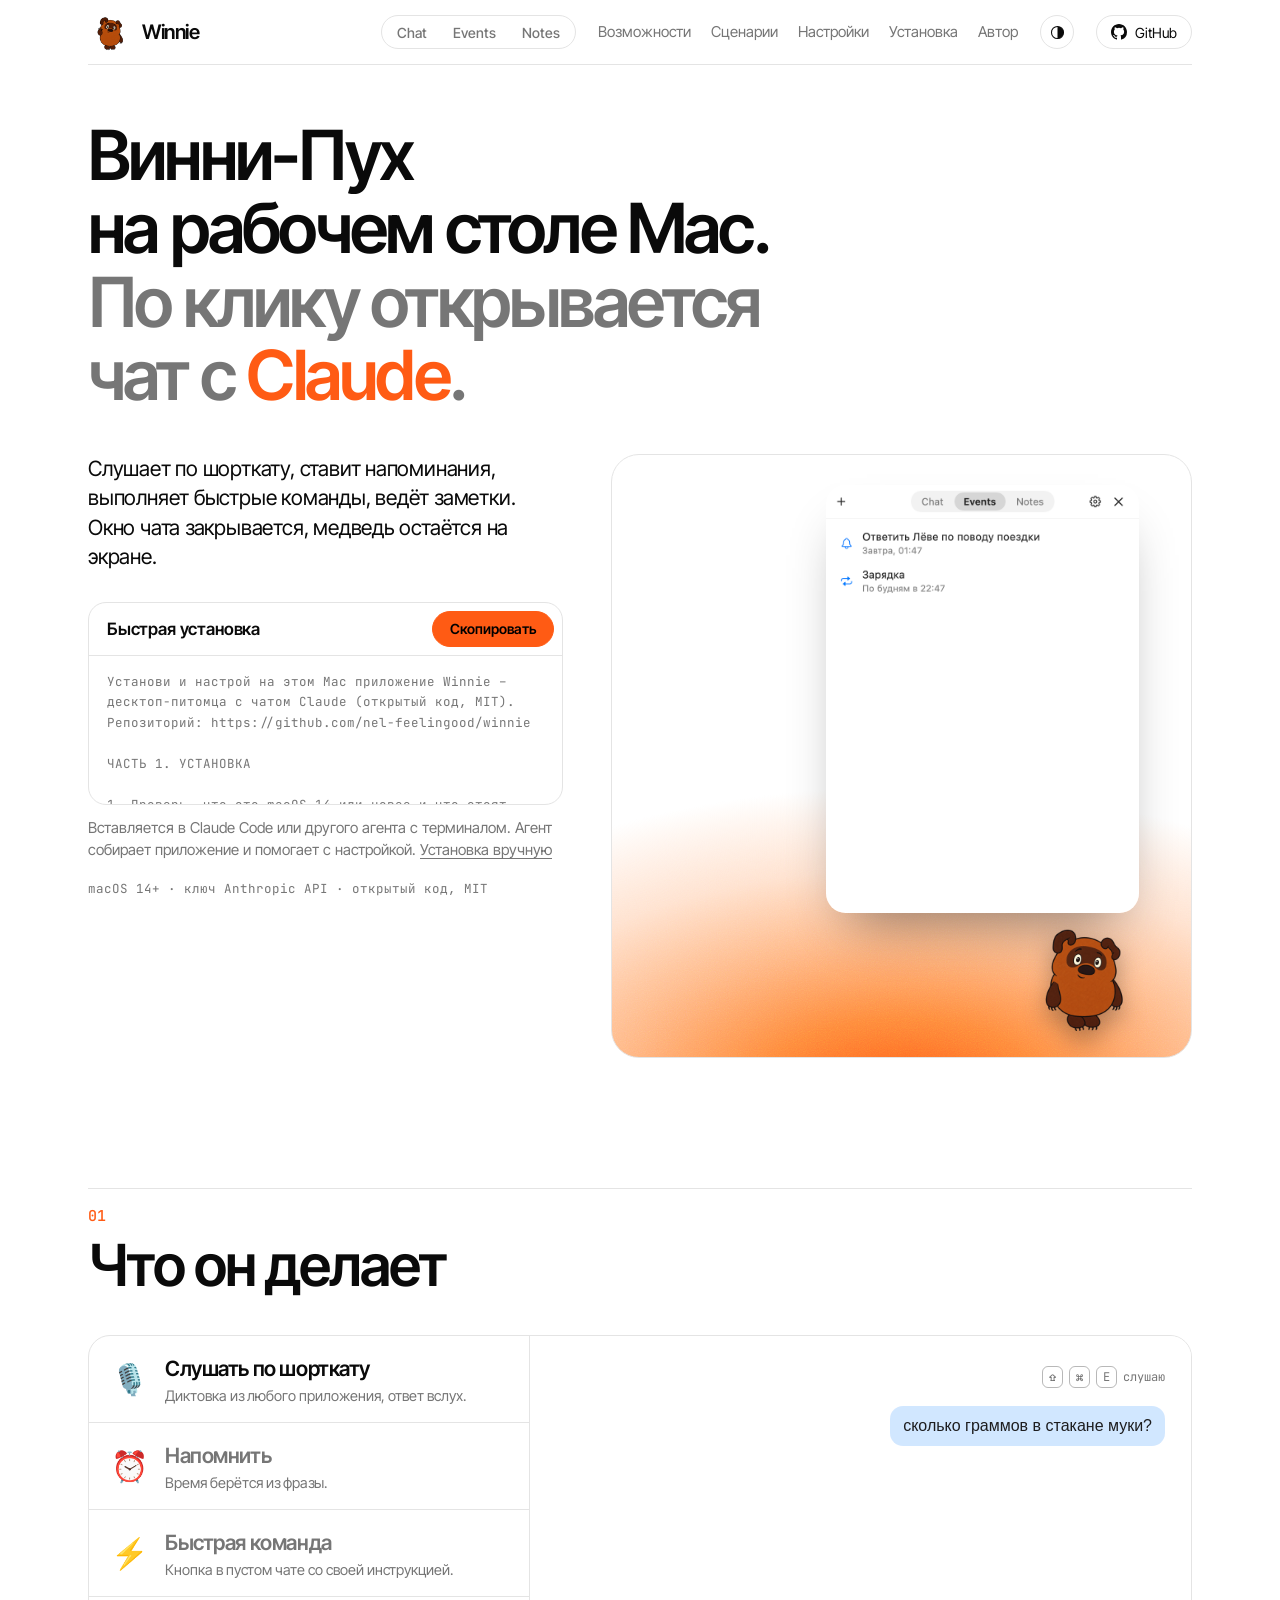
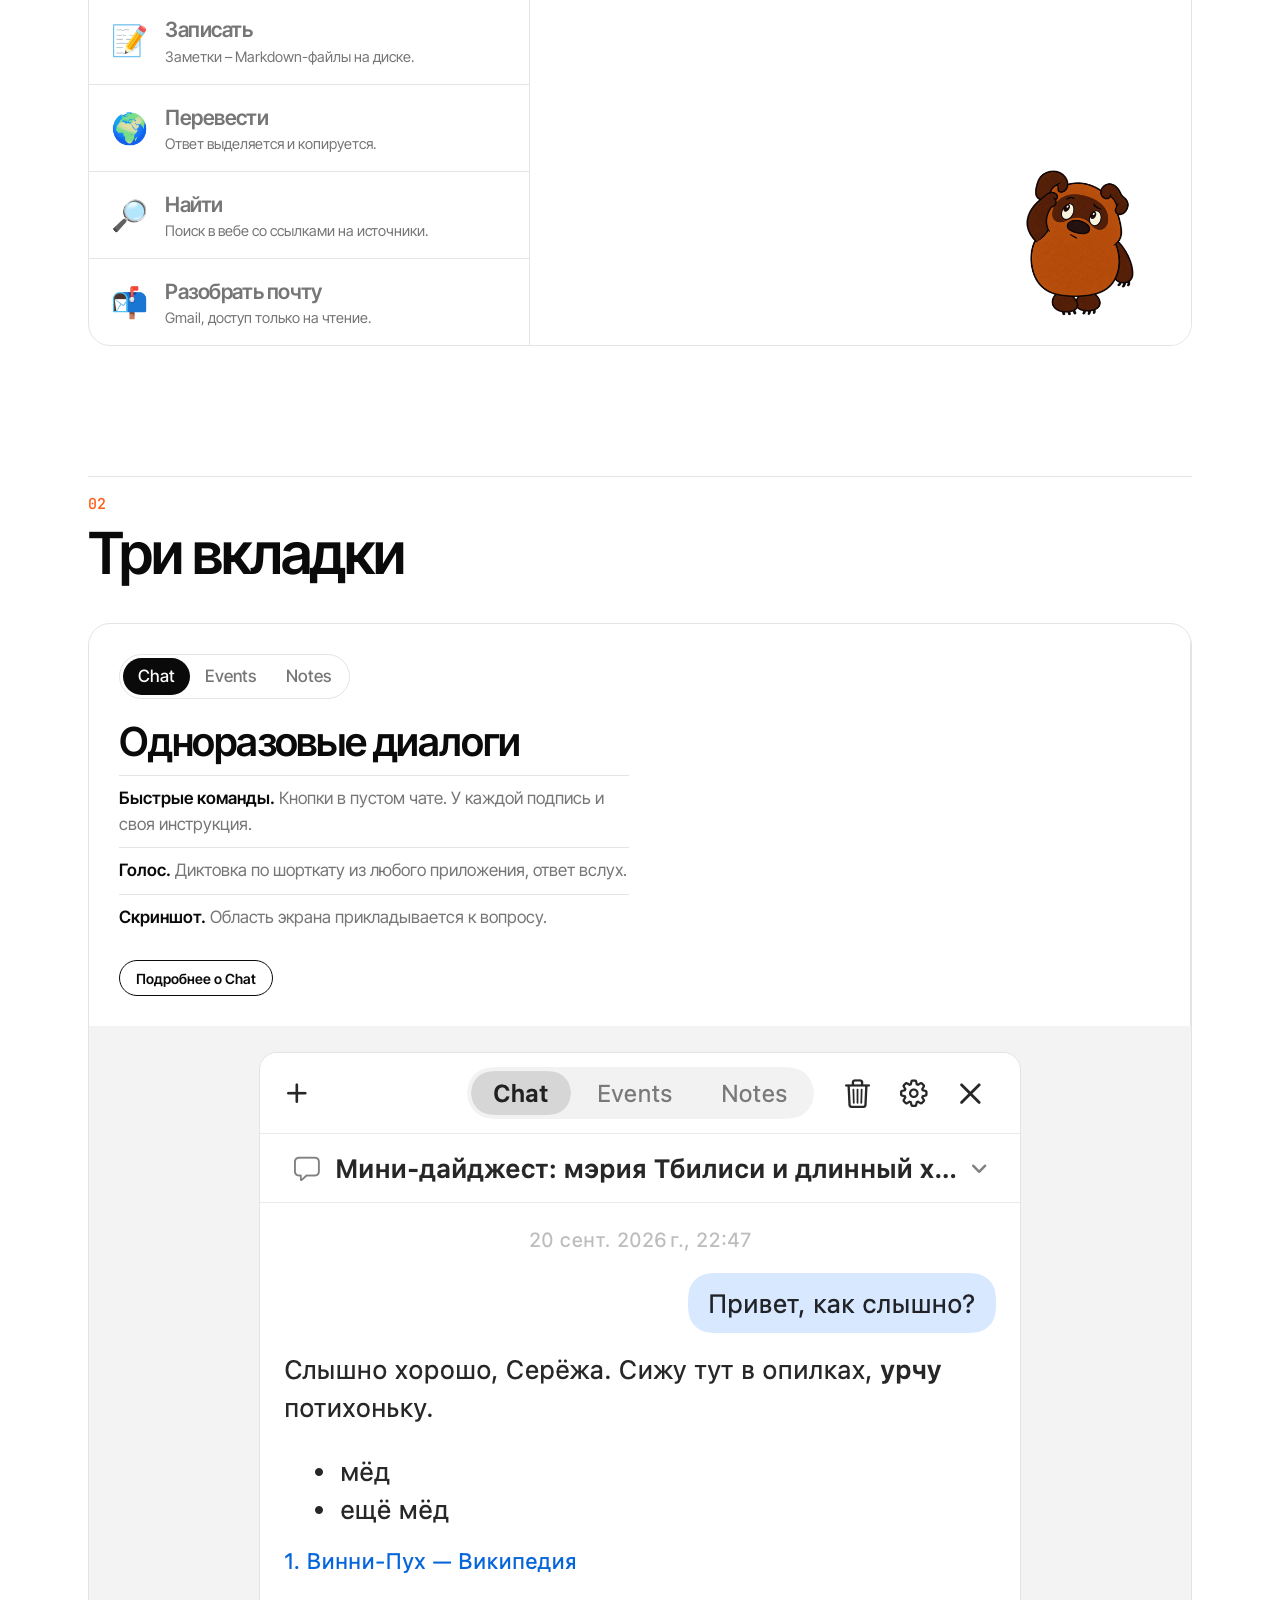
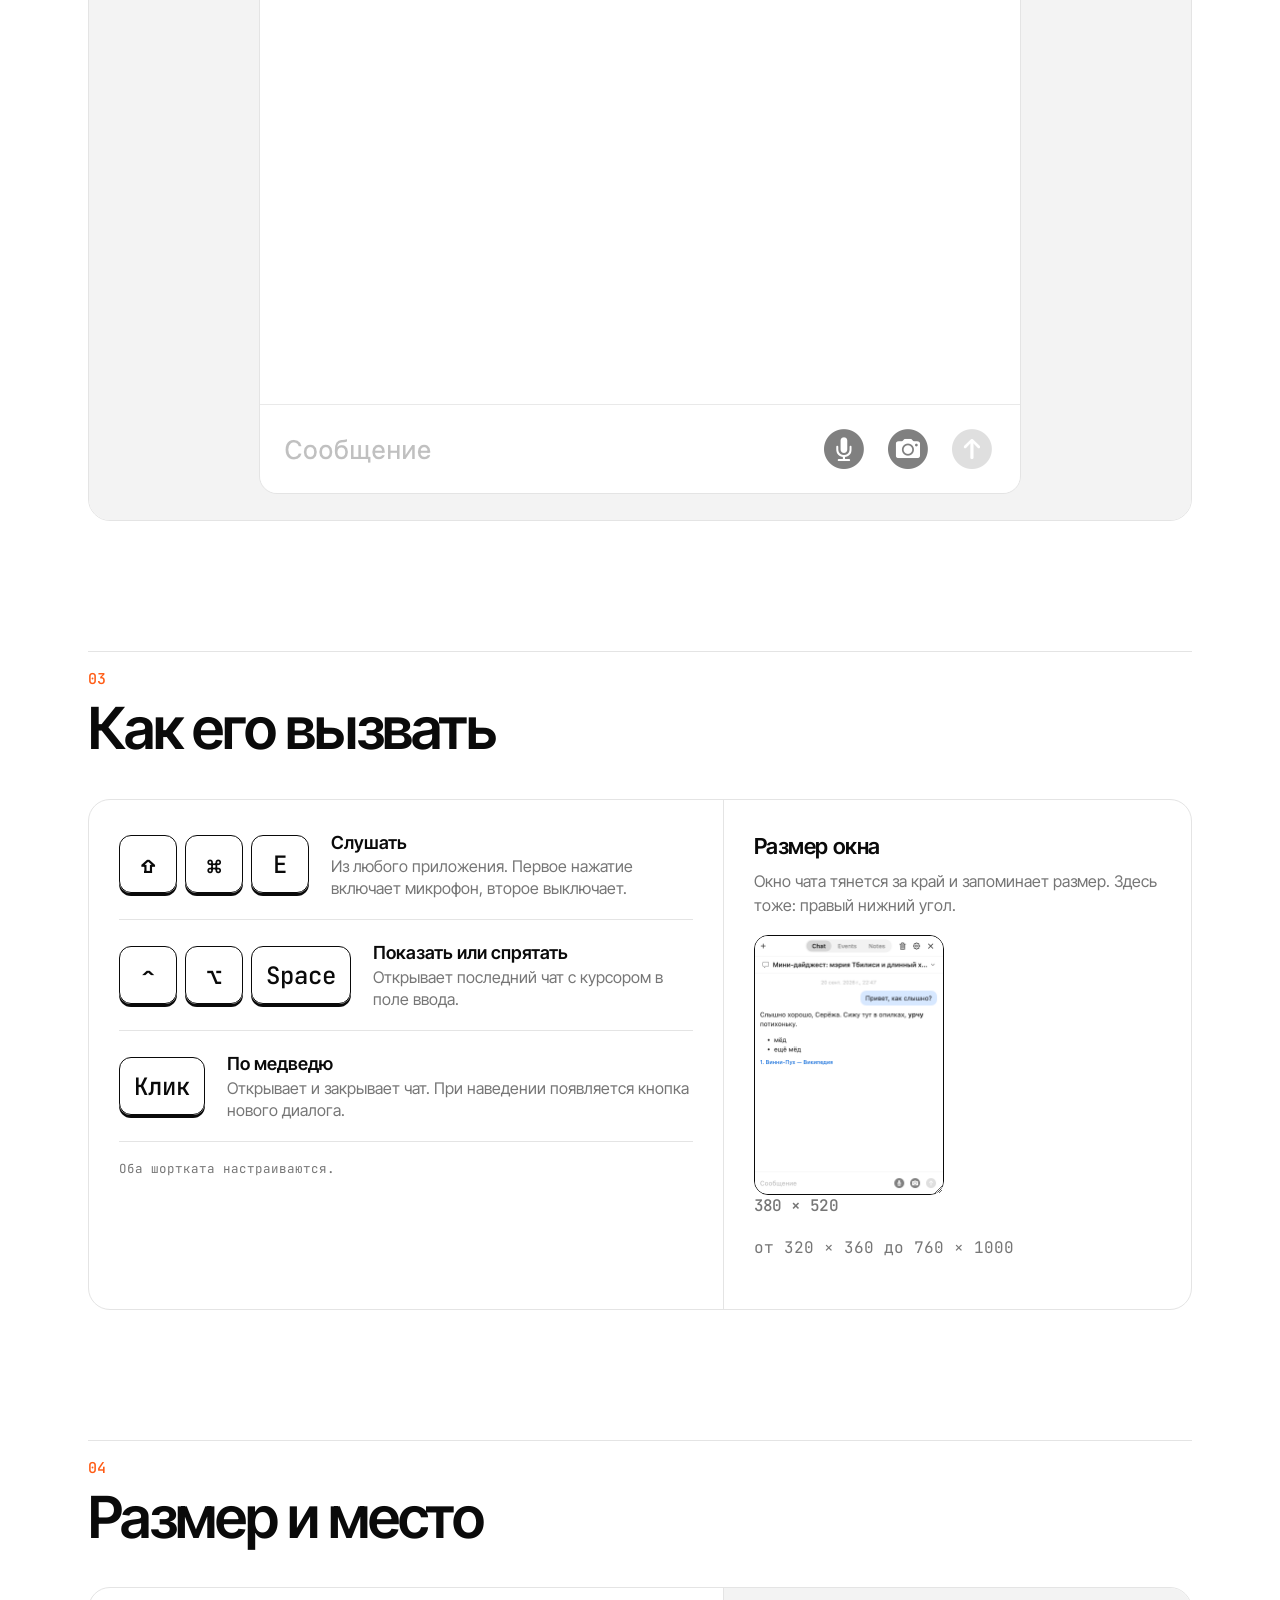
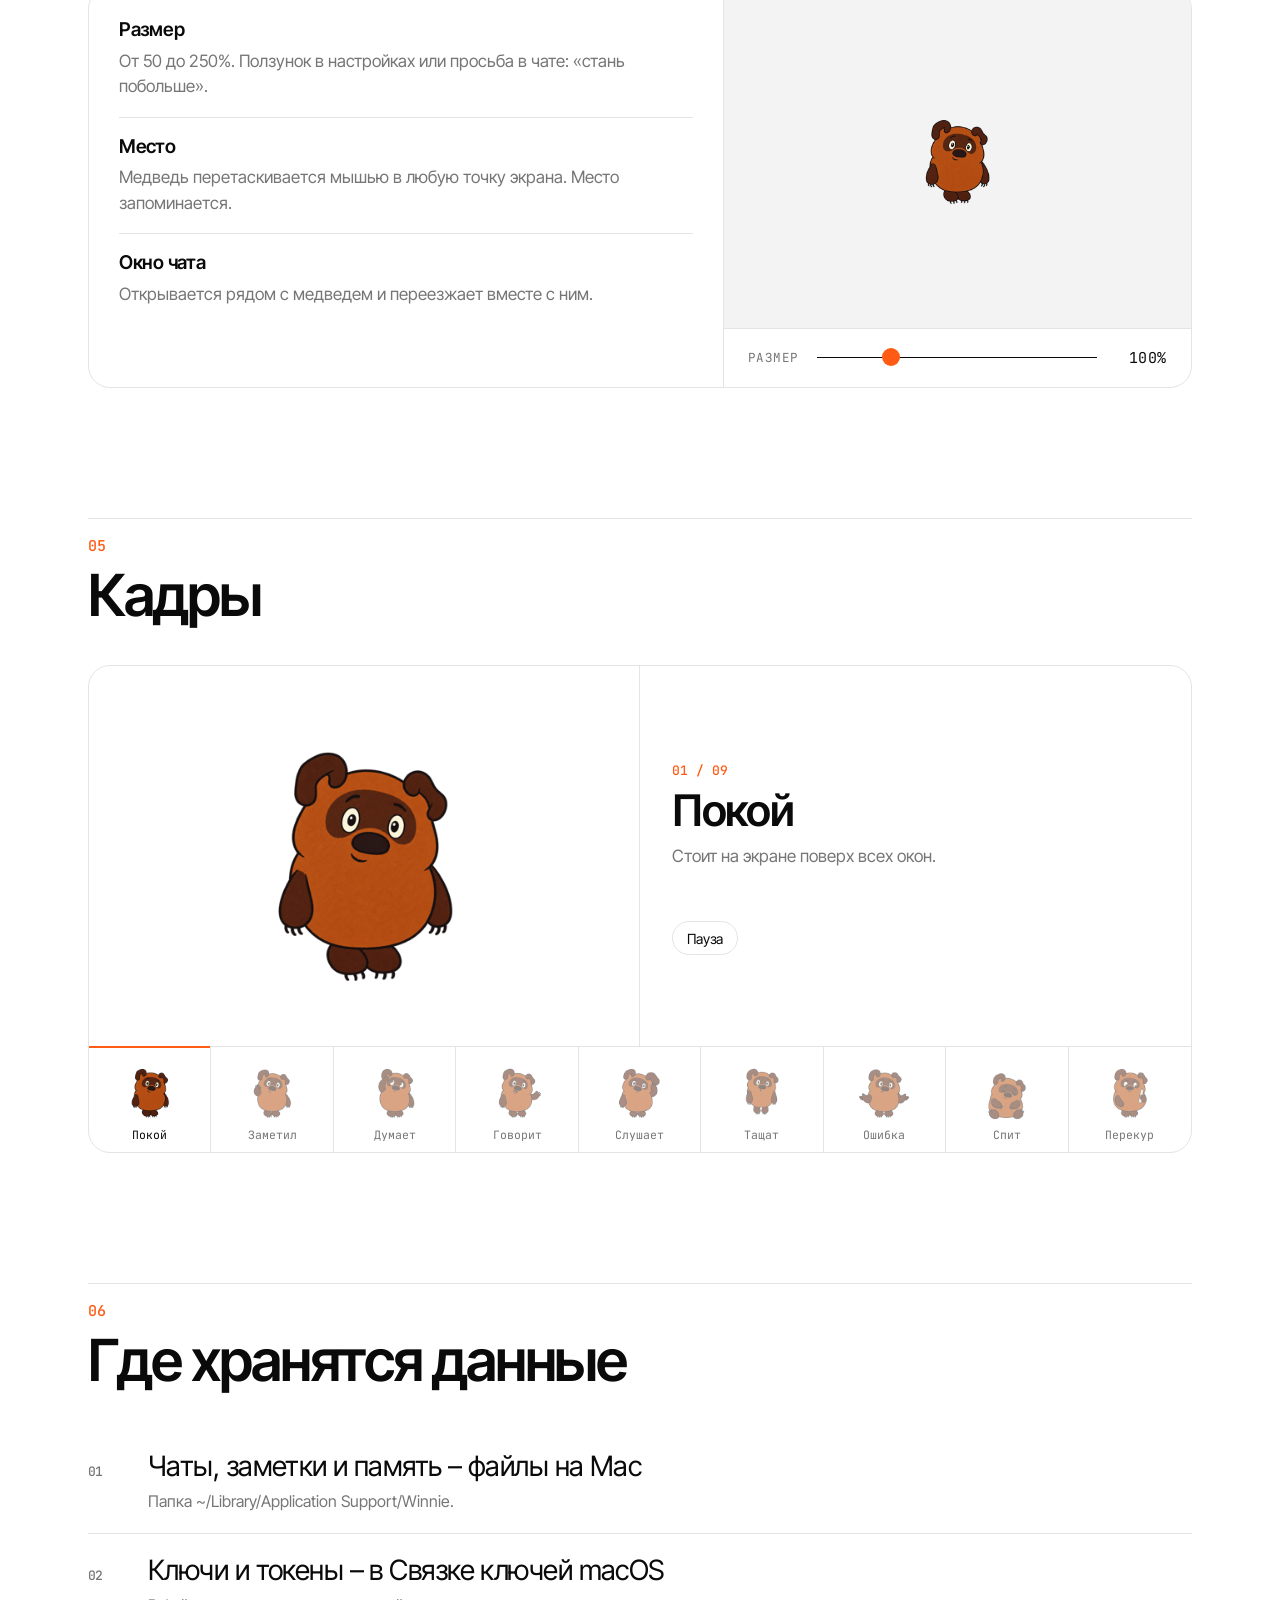
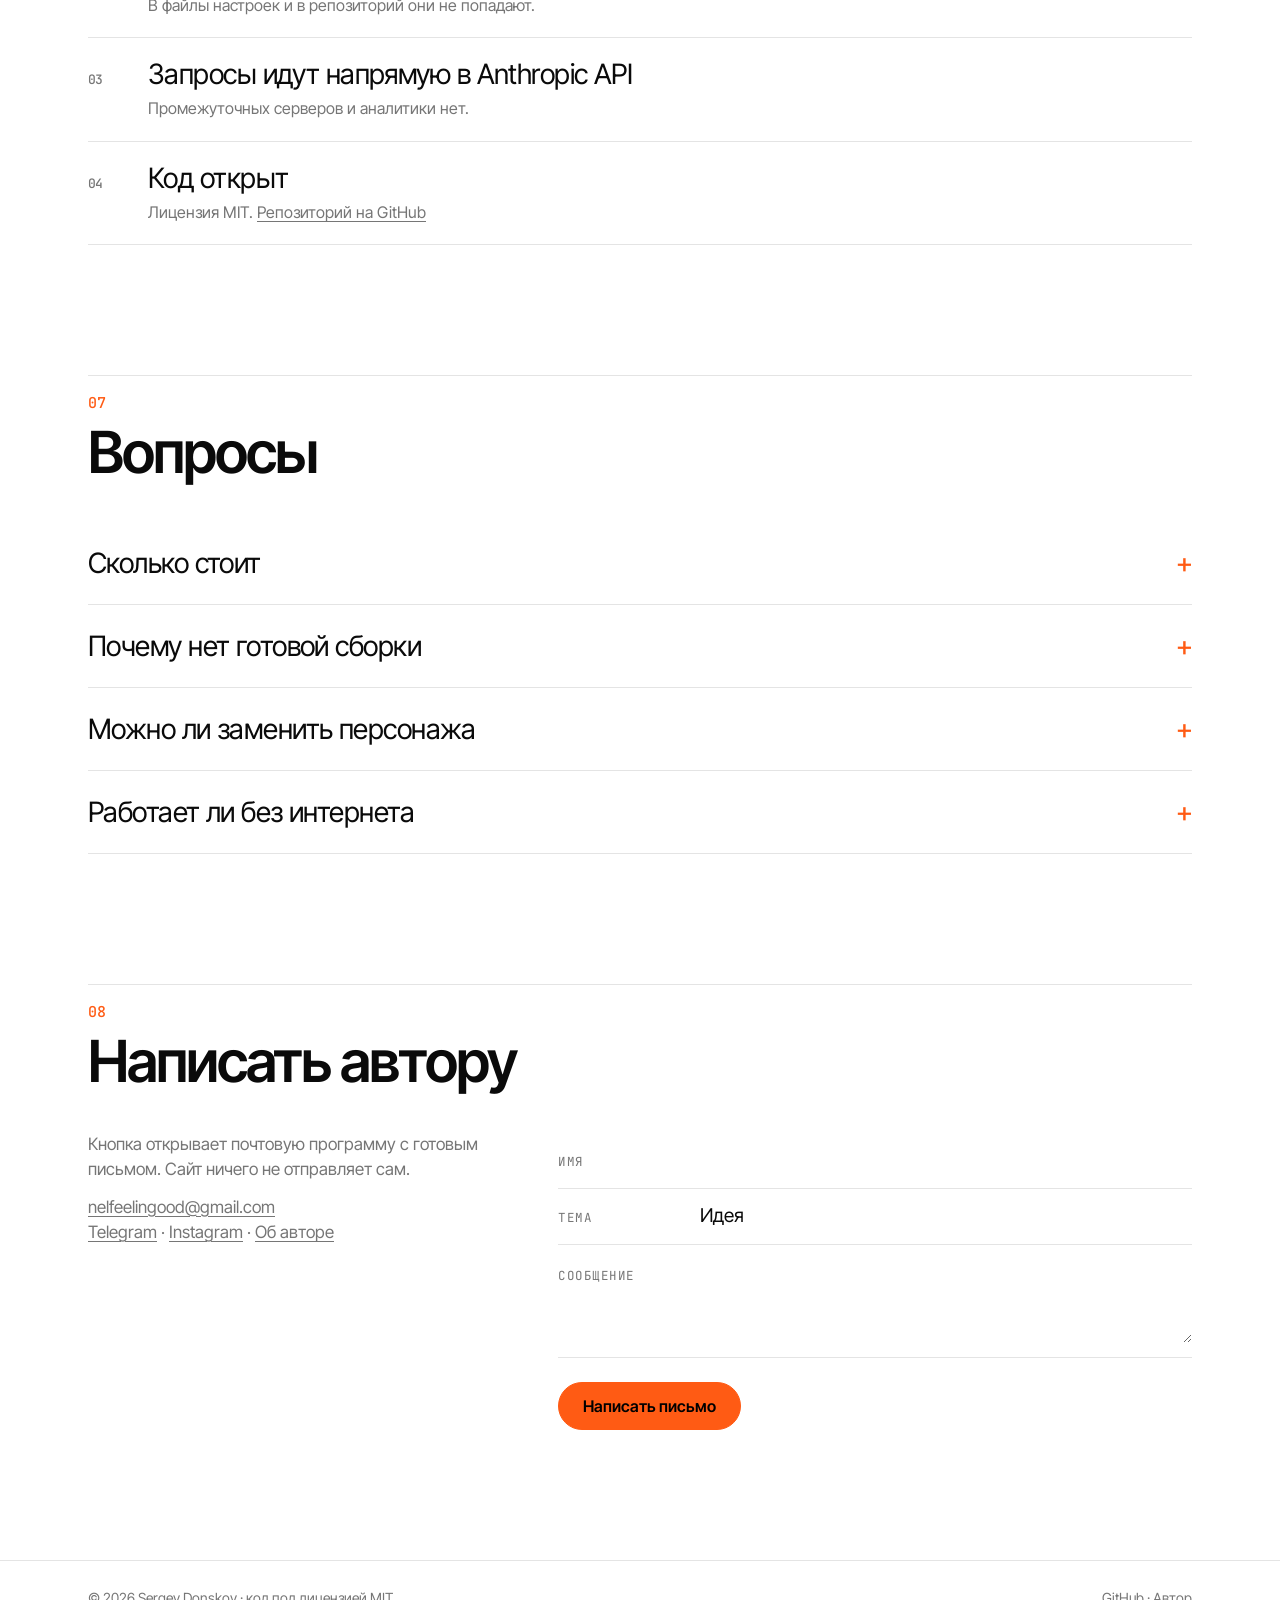
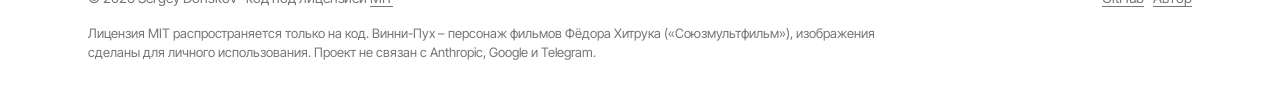
<file: docs/index.html>
<!doctype html>
<html lang="ru" data-theme="light">
<head>
<meta charset="utf-8">
<meta name="viewport" content="width=device-width, initial-scale=1">
<title>Winnie – Винни-Пух на рабочем столе Mac</title>
<meta name="description" content="Приложение для macOS: Винни-Пух на рабочем столе, по клику открывается чат с Claude. Диктовка по шорткату, напоминания, быстрые команды, заметки. Открытый код, MIT.">
<meta property="og:title" content="Winnie – Винни-Пух на рабочем столе Mac">
<meta property="og:description" content="Приложение для macOS: Винни-Пух на рабочем столе, по клику открывается чат с Claude. Диктовка по шорткату, напоминания, быстрые команды, заметки. Открытый код, MIT.">
<meta property="og:image" content="https://nel-feelingood.github.io/winnie/images/sprites/hover.png">
<meta property="og:url" content="https://nel-feelingood.github.io/winnie/">
<link rel="icon" href="images/favicon.png">
<script>/* Theme before first paint: saved choice, otherwise the system's. */
(function(){var t=null;try{t=localStorage.getItem('theme')}catch(e){}if(t!=='light'&&t!=='dark')t=matchMedia('(prefers-color-scheme: dark)').matches?'dark':'light';document.documentElement.dataset.theme=t})()</script>
<link rel="preconnect" href="https://fonts.googleapis.com"><link rel="preconnect" href="https://fonts.gstatic.com" crossorigin>
<link href="https://fonts.googleapis.com/css2?family=Inter+Tight:wght@400;500;600;700&family=JetBrains+Mono:wght@400;500&display=swap" rel="stylesheet">
<link rel="stylesheet" href="style.css">
</head>
<body>
<div class="w">
  <header class="top">
    <a class="brand" href="index.html"><img src="images/logo.png" alt="" width="44" height="44">Winnie</a>
    <nav class="seg compact" aria-label="Вкладки приложения"><a href="chat.html">Chat</a><a href="events.html">Events</a><a href="notes.html">Notes</a></nav>
    <nav class="top-links"><a href="features.html">Возможности</a><a href="usecases.html">Сценарии</a><a href="settings.html">Настройки</a><a href="install.html">Установка</a><a href="about.html">Автор</a></nav>
    <button class="pill icon" id="theme" type="button" aria-label="Тема: как в системе"></button>
    <a class="pill gh" href="https://github.com/nel-feelingood/winnie"><svg viewBox="0 0 16 16" aria-hidden="true"><path d="M8 0C3.58 0 0 3.58 0 8c0 3.54 2.29 6.53 5.47 7.59.4.07.55-.17.55-.38 0-.19-.01-.82-.01-1.49-2.01.37-2.53-.49-2.69-.94-.09-.23-.48-.94-.82-1.13-.28-.15-.68-.52-.01-.53.63-.01 1.08.58 1.23.82.72 1.21 1.87.87 2.33.66.07-.52.28-.87.51-1.07-1.78-.2-3.64-.89-3.64-3.95 0-.87.31-1.59.82-2.15-.08-.2-.36-1.02.08-2.12 0 0 .67-.21 2.2.82a7.4 7.4 0 0 1 4 0c1.53-1.04 2.2-.82 2.2-.82.44 1.1.16 1.92.08 2.12.51.56.82 1.27.82 2.15 0 3.07-1.87 3.75-3.65 3.95.29.25.54.73.54 1.48 0 1.07-.01 1.93-.01 2.2 0 .21.15.46.55.38A8.01 8.01 0 0 0 16 8c0-4.42-3.58-8-8-8z"/></svg>GitHub</a>
    <button class="pill icon" id="burger" type="button" aria-label="Меню" aria-expanded="false" aria-controls="drawer"><svg viewBox="0 0 24 24" aria-hidden="true"><path d="M4 8h16M4 16h16"/></svg></button>
  </header>
</div>

<div class="drawer" id="drawer" hidden>
  <div class="drawer-back" data-close></div>
  <nav class="drawer-panel" aria-label="Меню">
    <button class="pill icon" type="button" data-close aria-label="Закрыть меню"><svg viewBox="0 0 24 24" aria-hidden="true"><path d="M6 6l12 12M18 6L6 18"/></svg></button>
    <p class="drawer-label">Вкладки приложения</p>
    <a href="chat.html">Chat</a><a href="events.html">Events</a><a href="notes.html">Notes</a>
    <p class="drawer-label">Сайт</p>
    <a href="features.html">Возможности</a><a href="usecases.html">Сценарии</a><a href="settings.html">Настройки</a><a href="install.html">Установка</a><a href="about.html">Автор</a>
    <a href="https://github.com/nel-feelingood/winnie">GitHub</a>
  </nav>
</div>

<div class="w">
  <h1><span class="l"><i>Винни-Пух</i></span><span class="l"><i>на рабочем столе Mac.</i></span><span class="l"><i>По клику открывается</i></span><span class="l"><i>чат с <em>Claude</em>.</i></span></h1>

  <div class="hero">
    <div>
      <p class="sub">Слушает по шорткату, ставит напоминания, выполняет быстрые команды, ведёт заметки. Окно чата закрывается, медведь остаётся на экране.</p>
      <div class="prompt">
        <div class="prompt-head"><span>Быстрая установка</span><button type="button" class="btn small" data-copy="install-prompt"><span class="roll"><span>Скопировать</span><span>Скопировано</span></span></button></div>
        <pre id="install-prompt" tabindex="0">Установи и настрой на этом Mac приложение Winnie – десктоп-питомца с чатом Claude (открытый код, MIT).
Репозиторий: https://github.com/nel-feelingood/winnie

ЧАСТЬ 1. УСТАНОВКА

1. Проверь, что это macOS 14 или новее и что стоят Command Line Tools (xcode-select -p). Если их нет, запусти xcode-select --install и попроси меня дождаться конца установки.
2. Клонируй репозиторий в ~/Developer/winnie. Если папка уже есть – сделай в ней git pull.
3. Запусти ./scripts/install.sh. Скрипт соберёт приложение, положит его в /Applications и запустит. Первая сборка идёт пару минут.
4. Убедись, что /Applications/Winnie.app существует и процесс Winnie запущен. Если сборка упала – покажи ошибку и предложи, как её исправить.

ЧАСТЬ 2. НАСТРОЙКА

Иди по шагам по порядку. Перед каждым шагом коротко объясни, что он даёт, и спроси меня: «Подключим сейчас или позже?» Если я отвечаю «позже» – переходи к следующему шагу и запомни, что отложено.

Правила для всей настройки:
- Никогда не проси меня присылать ключи, токены и секреты в чат и не вводи их сам. Я вставляю их только в окно настроек Winnie – оттуда они попадают в Связку ключей macOS.
- Твоя роль – вести меня: называй одно действие за раз («открой…», «нажми…») и жди, пока я отвечу «готово» или опишу, что вижу.
- Названия пунктов на сторонних сайтах могут немного отличаться – ориентируйся по смыслу.
- Системные настройки безопасности сам не меняй, только объясняй, что нажать.

5. Claude API – нужен, чтобы чат вообще работал.
   - На console.anthropic.com: пополнить баланс (Billing), затем API Keys → Create Key → скопировать ключ.
   - В Winnie: настройки (открываются сами при первом запуске, иначе – шестерёнка в окне чата) → раздел «API» → поле Claude → вставить ключ → «Сохранить». Если macOS спросит про доступ к Связке ключей – «Разрешать всегда».
   - Проверка: кликнуть по Винни и написать «привет» – он должен ответить.

6. Gmail – по желанию; Винни сможет читать почту и делать сводки. Доступ только на чтение, сервис Google бесплатный.
   - На console.cloud.google.com: создать проект → APIs & Services → Library → включить Gmail API.
   - OAuth consent screen: тип External, заполнить название и почту, в Test users добавить свой адрес.
   - Credentials → Create credentials → OAuth client ID → тип Desktop app → появятся Client ID и Client Secret.
   - В Winnie: «API» → «Почта · Gmail» → вставить Client ID и Client Secret → «Войти» → разрешить доступ в браузере. Предупреждение Google о непроверенном приложении – это нормально, приложение моё собственное.
   - Предупреди меня: пока проект в статусе Testing, входить придётся заново раз в 7 дней; кнопка Publish app на экране согласия это убирает.
   - Проверка: спросить Винни «что важного в почте?».

7. Telegram-бот – по желанию; тот же Винни в телефоне и напоминания в Telegram.
   - В Telegram написать @BotFather → /newbot → придумать имя и username → получить токен.
   - В Winnie: «API» → «Telegram» → вставить токен → «Подключить бота» → появится шестизначный код.
   - Отправить этот код своему боту в личном чате – бот привяжется ко мне и больше никому отвечать не будет.
   - Проверка: написать боту «привет». Напомни: бот работает, пока Winnie запущен на Mac.

8. Разрешения macOS. Объясни, что система спросит сама: уведомления – при запуске (нужны для напоминаний); микрофон и распознавание речи – при первом нажатии на микрофон; запись экрана – при первом скриншоте, после выдачи Winnie нужно перезапустить.

9. Итог. Коротко напиши: что установлено, что подключено, что отложено и как к этому вернуться (настройки Winnie → «API»; подробная инструкция: https://nel-feelingood.github.io/winnie/install.html). Упомяни, что MCP-серверы, свои API и сертификат «Winnie Dev» для пересборок описаны там же.</pre>
      </div>
      <p class="prompt-note">Вставляется в Claude Code или другого агента с терминалом. Агент собирает приложение и помогает с настройкой. <a href="install.html">Установка вручную</a></p>
      <p class="reqs">macOS 14+ · ключ Anthropic API · открытый код, MIT</p>
    </div>
    <div class="scene" role="img" aria-label="Медведь на экране, над ним окно чата с вкладками Chat, Events и Notes">
      <div class="panel" id="panel"><div class="slot on"><img class="only-light" src="images/app/chat-light.png" alt=""><img class="only-dark" src="images/app/chat-dark.png" alt=""></div><div class="slot"><img class="only-light" src="images/app/events-light.png" alt=""><img class="only-dark" src="images/app/events-dark.png" alt=""></div><div class="slot"><img class="only-light" src="images/app/note-light.png" alt=""><img class="only-dark" src="images/app/note-dark.png" alt=""></div></div>
      <img class="pet" id="pet" src="images/sprites/idle.png" alt="">
    </div>
  </div>

  <section>
    <div class="head"><span class="n">01</span><h2>Что он делает</h2></div>
    <div class="frame cases"><div class="list" id="list" role="tablist" aria-label="Сценарии"></div>
      <div class="stage" id="stage"><div class="hint" id="hint"></div><div class="say" id="say"></div><div class="out" id="out"></div><img class="stage-pet" id="stage-pet" src="images/sprites/idle.png" alt=""></div></div>
  </section>

  <section>
    <div class="head"><span class="n">02</span><h2>Три вкладки</h2></div>
    <div class="frame tabs-demo">
      <div class="tabs-text">
        <div class="seg" role="tablist" id="tabs"><button role="tab" aria-selected="true" data-tab="chat">Chat</button><button role="tab" aria-selected="false" data-tab="events">Events</button><button role="tab" aria-selected="false" data-tab="notes">Notes</button></div>
        <div class="tab-body" data-body="chat"><h3>Одноразовые диалоги</h3><ul>
          <li><b>Быстрые команды.</b> Кнопки в пустом чате. У каждой подпись и своя инструкция.</li>
          <li><b>Голос.</b> Диктовка по шорткату из любого приложения, ответ вслух.</li>
          <li><b>Скриншот.</b> Область экрана прикладывается к вопросу.</li></ul><a class="btn ghost small" href="chat.html">Подробнее о Chat</a></div>
        <div class="tab-body" data-body="events" hidden><h3>Напоминания</h3><ul>
          <li><b>Одной фразой.</b> «Через 40 минут», «в пятницу в 10», «каждый будний день».</li>
          <li><b>Уведомление приходит всегда.</b> Даже когда медведь спрятан.</li>
          <li><b>Правка словами.</b> «Отложи на час», «удали».</li></ul><a class="btn ghost small" href="events.html">Подробнее об Events</a></div>
        <div class="tab-body" data-body="notes" hidden><h3>Заметки</h3><ul>
          <li><b>Markdown-файлы.</b> Лежат на диске, открываются чем угодно.</li>
          <li><b>Редактор без разметки.</b> Меню по /, чекбоксы, картинки.</li>
          <li><b>Медведь пишет сам.</b> «Запиши в Идеи», «что у меня в заметке про отпуск».</li></ul><a class="btn ghost small" href="notes.html">Подробнее о Notes</a></div>
      </div>
      <div class="tabs-shot"><div data-shot="chat"><img class="only-light" src="images/app/chat-light.png" alt="" loading="lazy"><img class="only-dark" src="images/app/chat-dark.png" alt="" loading="lazy"></div><div data-shot="events" hidden><img class="only-light" src="images/app/events-light.png" alt="" loading="lazy"><img class="only-dark" src="images/app/events-dark.png" alt="" loading="lazy"></div><div data-shot="notes" hidden><img class="only-light" src="images/app/note-light.png" alt="" loading="lazy"><img class="only-dark" src="images/app/note-dark.png" alt="" loading="lazy"></div></div>
    </div>
  </section>

  <section>
    <div class="head"><span class="n">03</span><h2>Как его вызвать</h2></div>
    <div class="frame call">
      <div>
        <div class="combo"><kbd class="key">⇧</kbd><kbd class="key">⌘</kbd><kbd class="key">E</kbd><p><b>Слушать</b>Из любого приложения. Первое нажатие включает микрофон, второе выключает.</p></div>
        <div class="combo"><kbd class="key">⌃</kbd><kbd class="key">⌥</kbd><kbd class="key">Space</kbd><p><b>Показать или спрятать</b>Открывает последний чат с курсором в поле ввода.</p></div>
        <div class="combo"><kbd class="key">Клик</kbd><p><b>По медведю</b>Открывает и закрывает чат. При наведении появляется кнопка нового диалога.</p></div>
        <p class="reqs">Оба шортката настраиваются.</p>
      </div>
      <div class="resize">
        <h3>Размер окна</h3>
        <p>Окно чата тянется за край и запоминает размер. Здесь тоже: правый нижний угол.</p>
        <div class="resize-box" id="resize"><img class="only-light" src="images/app/chat-light.png" alt="" loading="lazy"><img class="only-dark" src="images/app/chat-dark.png" alt="" loading="lazy"></div>
        <p class="resize-size" id="resize-size">380 × 520</p>
        <p class="reqs">от 320 × 360 до 760 × 1000</p>
      </div>
    </div>
  </section>

  <section>
    <div class="head"><span class="n">04</span><h2>Размер и место</h2></div>
    <div class="frame call">
      <div>
        <ul class="facts">
          <li><b>Размер</b><span>От 50 до 250%. Ползунок в настройках или просьба в чате: «стань побольше».</span></li>
          <li><b>Место</b><span>Медведь перетаскивается мышью в любую точку экрана. Место запоминается.</span></li>
          <li><b>Окно чата</b><span>Открывается рядом с медведем и переезжает вместе с ним.</span></li>
        </ul>
      </div>
      <div class="play">
        <div class="play-area" id="play-area"><img id="play-pet" src="images/sprites/idle.png" alt="Медведь, которого можно перетащить" draggable="false"></div>
        <label class="play-size"><span>Размер</span><input id="play-range" type="range" min="50" max="250" step="5" value="100" aria-label="Размер медведя"><output id="play-out">100%</output></label>
      </div>
    </div>
  </section>

  <section>
    <div class="head"><span class="n">05</span><h2>Кадры</h2></div>
    <div class="frame"><div class="screen"><div class="pic"><img id="frame" src="images/sprites/idle.png" alt=""></div>
      <div class="info"><span class="k" id="frame-n">01 / 09</span><h3 id="frame-t"></h3><p id="frame-d"></p><button class="pill" id="frame-play" type="button">Пауза</button></div></div>
      <div class="strip" id="strip" role="tablist" aria-label="Кадры"></div></div>
  </section>

  <section>
    <div class="head"><span class="n">06</span><h2>Где хранятся данные</h2></div>
    <ol class="rules">
      <li><span>Чаты, заметки и память – файлы на Mac<small>Папка ~/Library/Application Support/Winnie.</small></span></li>
      <li><span>Ключи и токены – в Связке ключей macOS<small>В файлы настроек и в репозиторий они не попадают.</small></span></li>
      <li><span>Запросы идут напрямую в Anthropic API<small>Промежуточных серверов и аналитики нет.</small></span></li>
      <li><span>Код открыт<small>Лицензия MIT. <a href="https://github.com/nel-feelingood/winnie">Репозиторий на GitHub</a></small></span></li>
    </ol>
  </section>

  <section class="faq">
    <div class="head"><span class="n">07</span><h2>Вопросы</h2></div>
    <details><summary>Сколько стоит</summary><p>Приложение бесплатное. Запросы к Claude оплачиваются по тарифам Anthropic, расходы видны в настройках.</p></details>
    <details><summary>Почему нет готовой сборки</summary><p>У проекта нет подписи Apple. Сборка из исходников занимает несколько минут, Xcode не нужен.</p></details>
    <details><summary>Можно ли заменить персонажа</summary><p>Да. Кадры – 13 PNG-файлов в папке приложения.</p></details>
    <details><summary>Работает ли без интернета</summary><p>Нет, отвечает Claude. Заметки и напоминания остаются доступны.</p></details>
  </section>

  <section>
    <div class="head"><span class="n">08</span><h2>Написать автору</h2></div>
    <div class="contact">
      <div><p>Кнопка открывает почтовую программу с готовым письмом. Сайт ничего не отправляет сам.</p>
        <p><a href="mailto:nelfeelingood@gmail.com?subject=Winnie">nelfeelingood@gmail.com</a><br><a href="https://t.me/otetslsd" rel="me">Telegram</a> · <a href="https://www.instagram.com/interrobong/" rel="me">Instagram</a> · <a href="about.html">Об авторе</a></p></div>
      <form class="form" id="contact-form" data-mail="nelfeelingood@gmail.com">
        <label>Имя<input name="name" type="text" autocomplete="name"></label>
        <label>Тема<select name="topic"><option>Идея</option><option>Ошибка</option><option>Вопрос</option></select></label>
        <label>Сообщение<textarea name="message" rows="3" required></textarea></label>
        <button class="btn" type="submit">Написать письмо</button>
      </form>
    </div>
  </section>
</div>

<footer><div class="w">
  <span>© 2026 Sergey Donskov · код под лицензией <a href="https://github.com/nel-feelingood/winnie/blob/main/LICENSE">MIT</a></span>
  <span><a href="https://github.com/nel-feelingood/winnie">GitHub</a> · <a href="about.html">Автор</a></span>
  <p>Лицензия MIT распространяется только на код. Винни-Пух – персонаж фильмов Фёдора Хитрука («Союзмультфильм»), изображения сделаны для личного использования. Проект не связан с Anthropic, Google и Telegram.</p>
</div></footer>
<script src="site.js"></script>
</body>
</html>
</file>
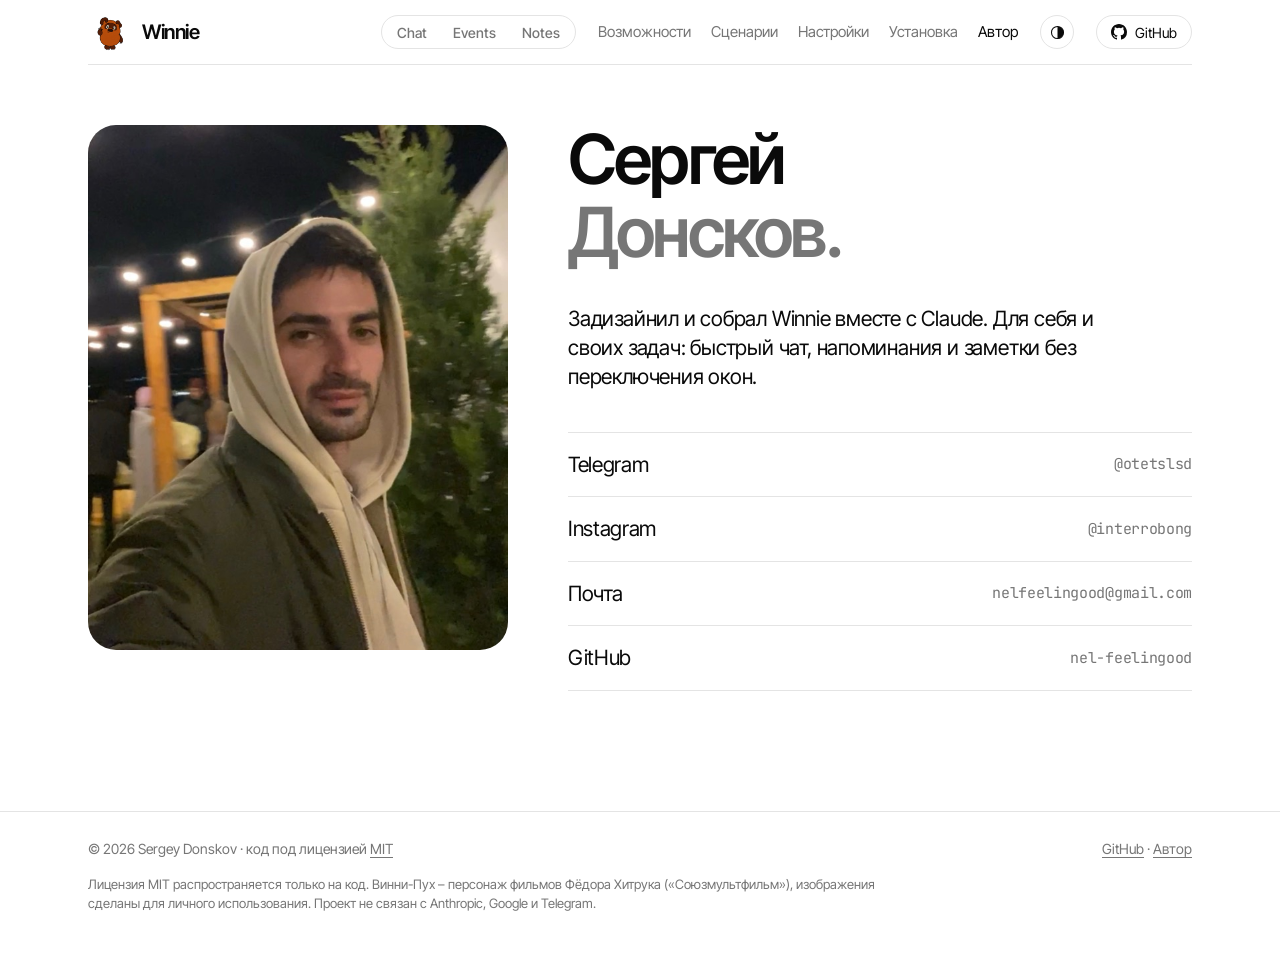
<file: docs/about.html>
<!doctype html>
<html lang="ru" data-theme="light">
<head>
<meta charset="utf-8">
<meta name="viewport" content="width=device-width, initial-scale=1">
<title>Автор – Winnie</title>
<meta name="description" content="Winnie задизайнил и собрал вместе с Claude Сергей Донсков.">
<meta property="og:title" content="Автор – Winnie">
<meta property="og:description" content="Winnie задизайнил и собрал вместе с Claude Сергей Донсков.">
<meta property="og:image" content="https://nel-feelingood.github.io/winnie/images/sprites/hover.png">
<meta property="og:url" content="https://nel-feelingood.github.io/winnie/about.html">
<link rel="icon" href="images/favicon.png">
<script>/* Theme before first paint: saved choice, otherwise the system's. */
(function(){var t=null;try{t=localStorage.getItem('theme')}catch(e){}if(t!=='light'&&t!=='dark')t=matchMedia('(prefers-color-scheme: dark)').matches?'dark':'light';document.documentElement.dataset.theme=t})()</script>
<link rel="preconnect" href="https://fonts.googleapis.com"><link rel="preconnect" href="https://fonts.gstatic.com" crossorigin>
<link href="https://fonts.googleapis.com/css2?family=Inter+Tight:wght@400;500;600;700&family=JetBrains+Mono:wght@400;500&display=swap" rel="stylesheet">
<link rel="stylesheet" href="style.css">
</head>
<body>
<div class="w">
  <header class="top">
    <a class="brand" href="index.html"><img src="images/logo.png" alt="" width="44" height="44">Winnie</a>
    <nav class="seg compact" aria-label="Вкладки приложения"><a href="chat.html">Chat</a><a href="events.html">Events</a><a href="notes.html">Notes</a></nav>
    <nav class="top-links"><a href="features.html">Возможности</a><a href="usecases.html">Сценарии</a><a href="settings.html">Настройки</a><a href="install.html">Установка</a><a href="about.html" class="on">Автор</a></nav>
    <button class="pill icon" id="theme" type="button" aria-label="Тема: как в системе"></button>
    <a class="pill gh" href="https://github.com/nel-feelingood/winnie"><svg viewBox="0 0 16 16" aria-hidden="true"><path d="M8 0C3.58 0 0 3.58 0 8c0 3.54 2.29 6.53 5.47 7.59.4.07.55-.17.55-.38 0-.19-.01-.82-.01-1.49-2.01.37-2.53-.49-2.69-.94-.09-.23-.48-.94-.82-1.13-.28-.15-.68-.52-.01-.53.63-.01 1.08.58 1.23.82.72 1.21 1.87.87 2.33.66.07-.52.28-.87.51-1.07-1.78-.2-3.64-.89-3.64-3.95 0-.87.31-1.59.82-2.15-.08-.2-.36-1.02.08-2.12 0 0 .67-.21 2.2.82a7.4 7.4 0 0 1 4 0c1.53-1.04 2.2-.82 2.2-.82.44 1.1.16 1.92.08 2.12.51.56.82 1.27.82 2.15 0 3.07-1.87 3.75-3.65 3.95.29.25.54.73.54 1.48 0 1.07-.01 1.93-.01 2.2 0 .21.15.46.55.38A8.01 8.01 0 0 0 16 8c0-4.42-3.58-8-8-8z"/></svg>GitHub</a>
    <button class="pill icon" id="burger" type="button" aria-label="Меню" aria-expanded="false" aria-controls="drawer"><svg viewBox="0 0 24 24" aria-hidden="true"><path d="M4 8h16M4 16h16"/></svg></button>
  </header>
</div>

<div class="drawer" id="drawer" hidden>
  <div class="drawer-back" data-close></div>
  <nav class="drawer-panel" aria-label="Меню">
    <button class="pill icon" type="button" data-close aria-label="Закрыть меню"><svg viewBox="0 0 24 24" aria-hidden="true"><path d="M6 6l12 12M18 6L6 18"/></svg></button>
    <p class="drawer-label">Вкладки приложения</p>
    <a href="chat.html">Chat</a><a href="events.html">Events</a><a href="notes.html">Notes</a>
    <p class="drawer-label">Сайт</p>
    <a href="features.html">Возможности</a><a href="usecases.html">Сценарии</a><a href="settings.html">Настройки</a><a href="install.html">Установка</a><a href="about.html">Автор</a>
    <a href="https://github.com/nel-feelingood/winnie">GitHub</a>
  </nav>
</div>

<div class="w">
  <div class="author">
    <img class="author-photo" src="images/author.jpg" alt="Сергей Донсков" width="900" height="1275">
    <div>
      <h1 class="ph"><span class="l"><i>Сергей</i></span><span class="l"><i>Донсков.</i></span></h1>
      <p class="sub">Задизайнил и собрал Winnie вместе с Claude. Для себя и своих задач: быстрый чат, напоминания и заметки без переключения окон.</p>
      <ul class="links">
        <li><a href="https://t.me/otetslsd" rel="me"><span>Telegram</span><span>@otetslsd</span></a></li>
        <li><a href="https://www.instagram.com/interrobong/" rel="me"><span>Instagram</span><span>@interrobong</span></a></li>
        <li><a href="mailto:nelfeelingood@gmail.com?subject=Winnie"><span>Почта</span><span>nelfeelingood@gmail.com</span></a></li>
        <li><a href="https://github.com/nel-feelingood" rel="me"><span>GitHub</span><span>nel-feelingood</span></a></li>
      </ul>
    </div>
  </div>

</div>

<footer><div class="w">
  <span>© 2026 Sergey Donskov · код под лицензией <a href="https://github.com/nel-feelingood/winnie/blob/main/LICENSE">MIT</a></span>
  <span><a href="https://github.com/nel-feelingood/winnie">GitHub</a> · <a href="about.html">Автор</a></span>
  <p>Лицензия MIT распространяется только на код. Винни-Пух – персонаж фильмов Фёдора Хитрука («Союзмультфильм»), изображения сделаны для личного использования. Проект не связан с Anthropic, Google и Telegram.</p>
</div></footer>
<script src="site.js"></script>
</body>
</html>
</file>
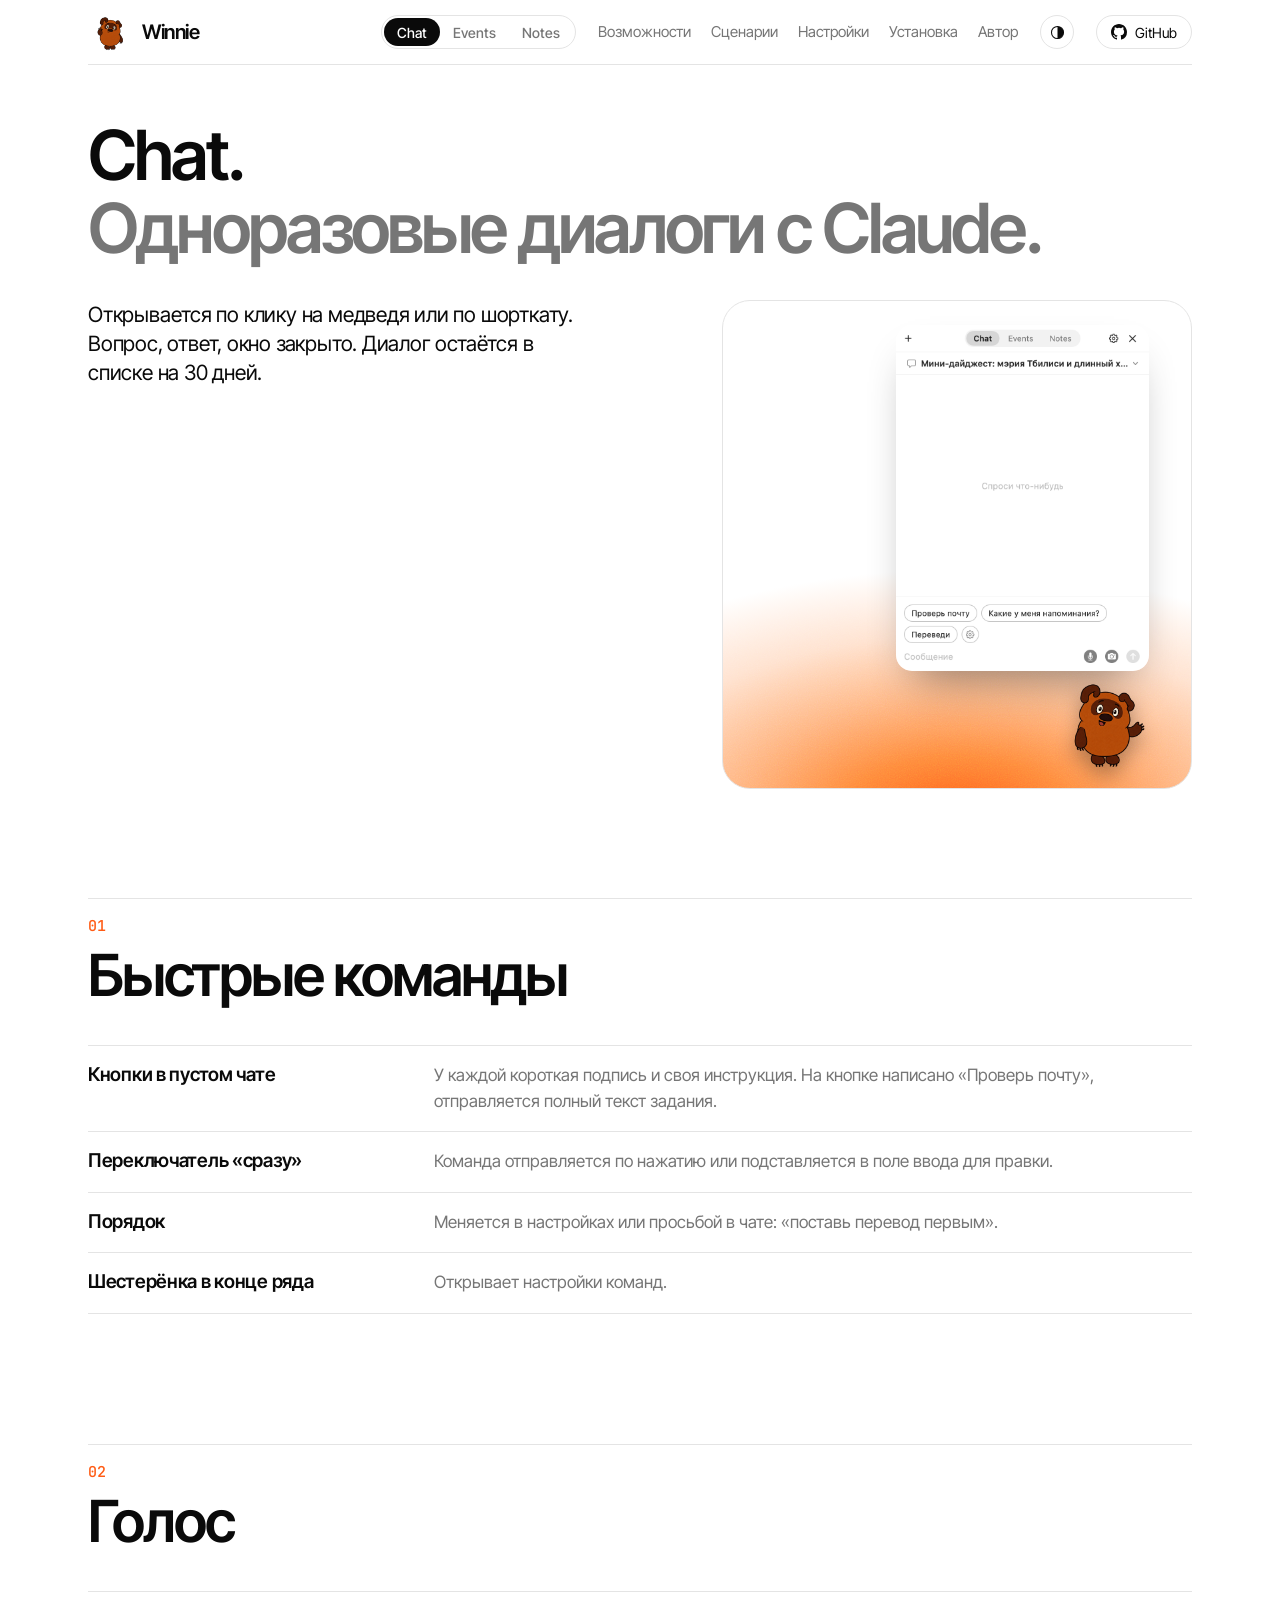
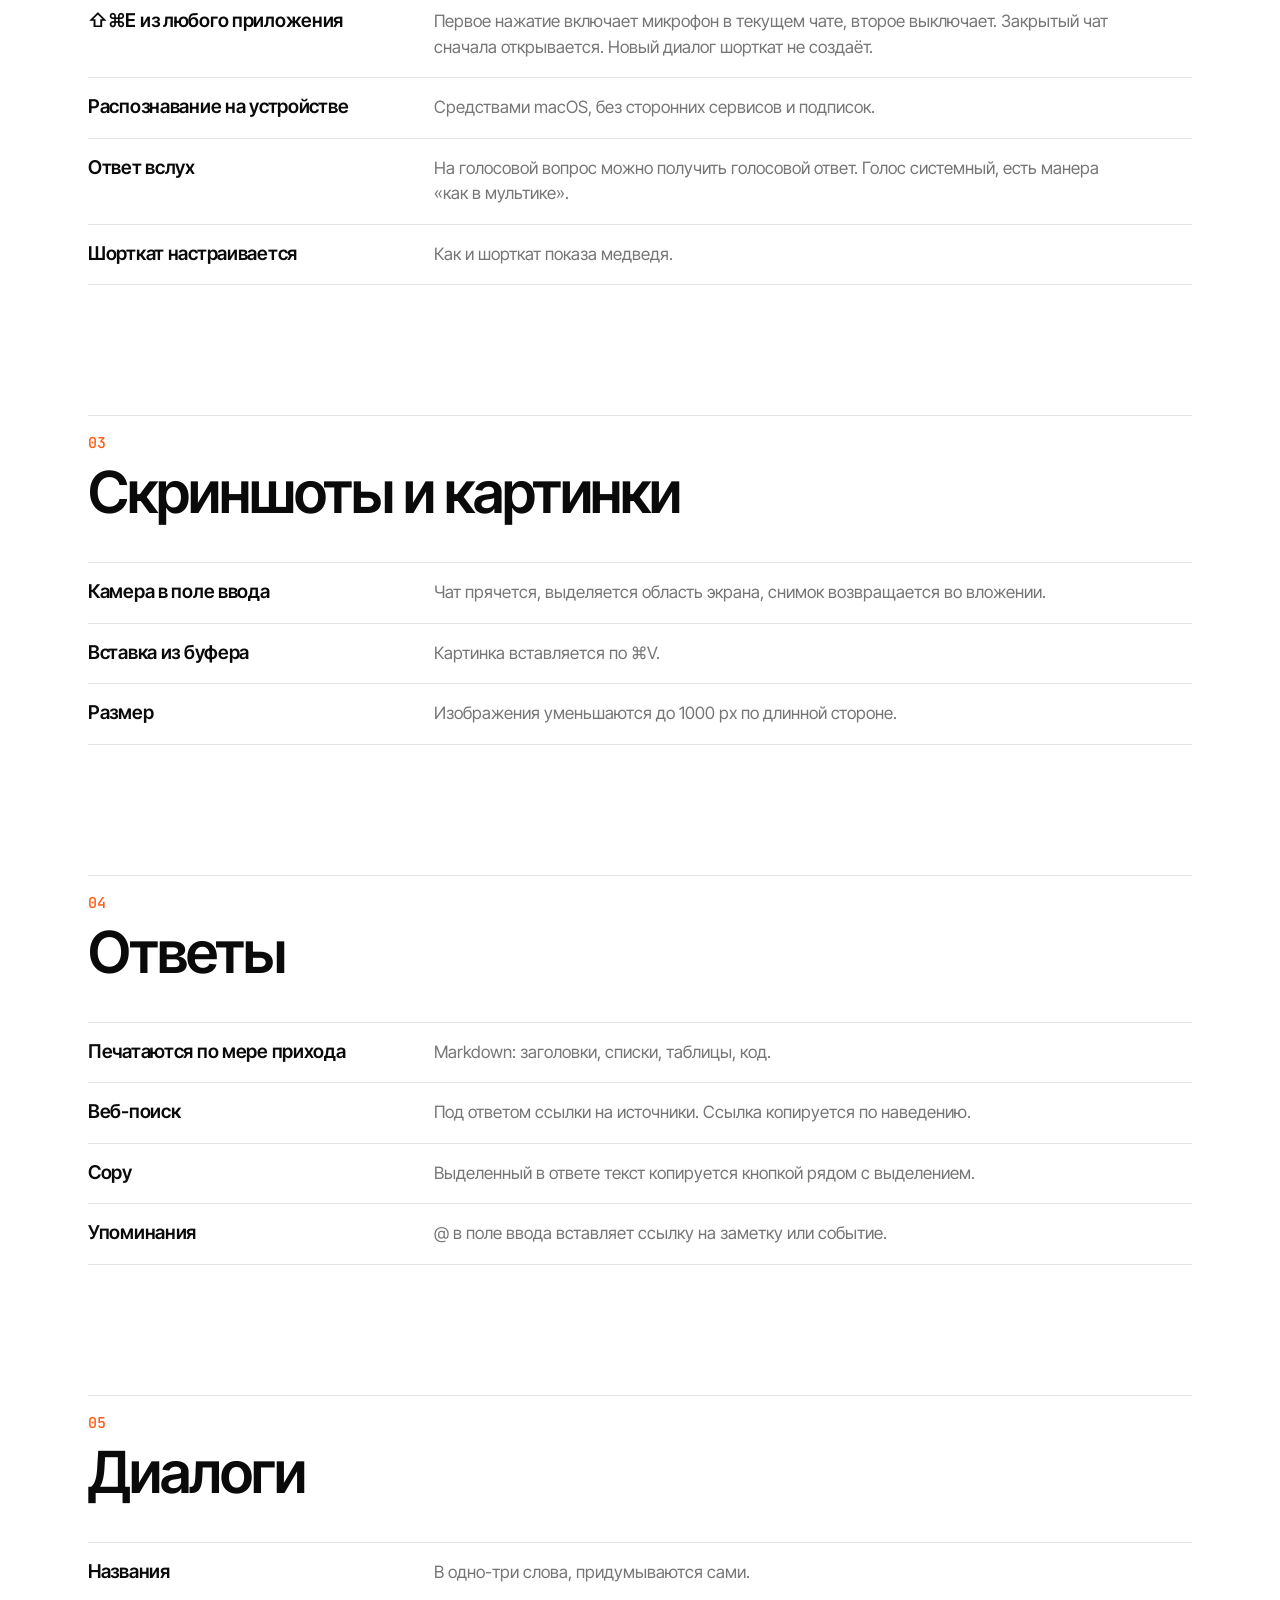
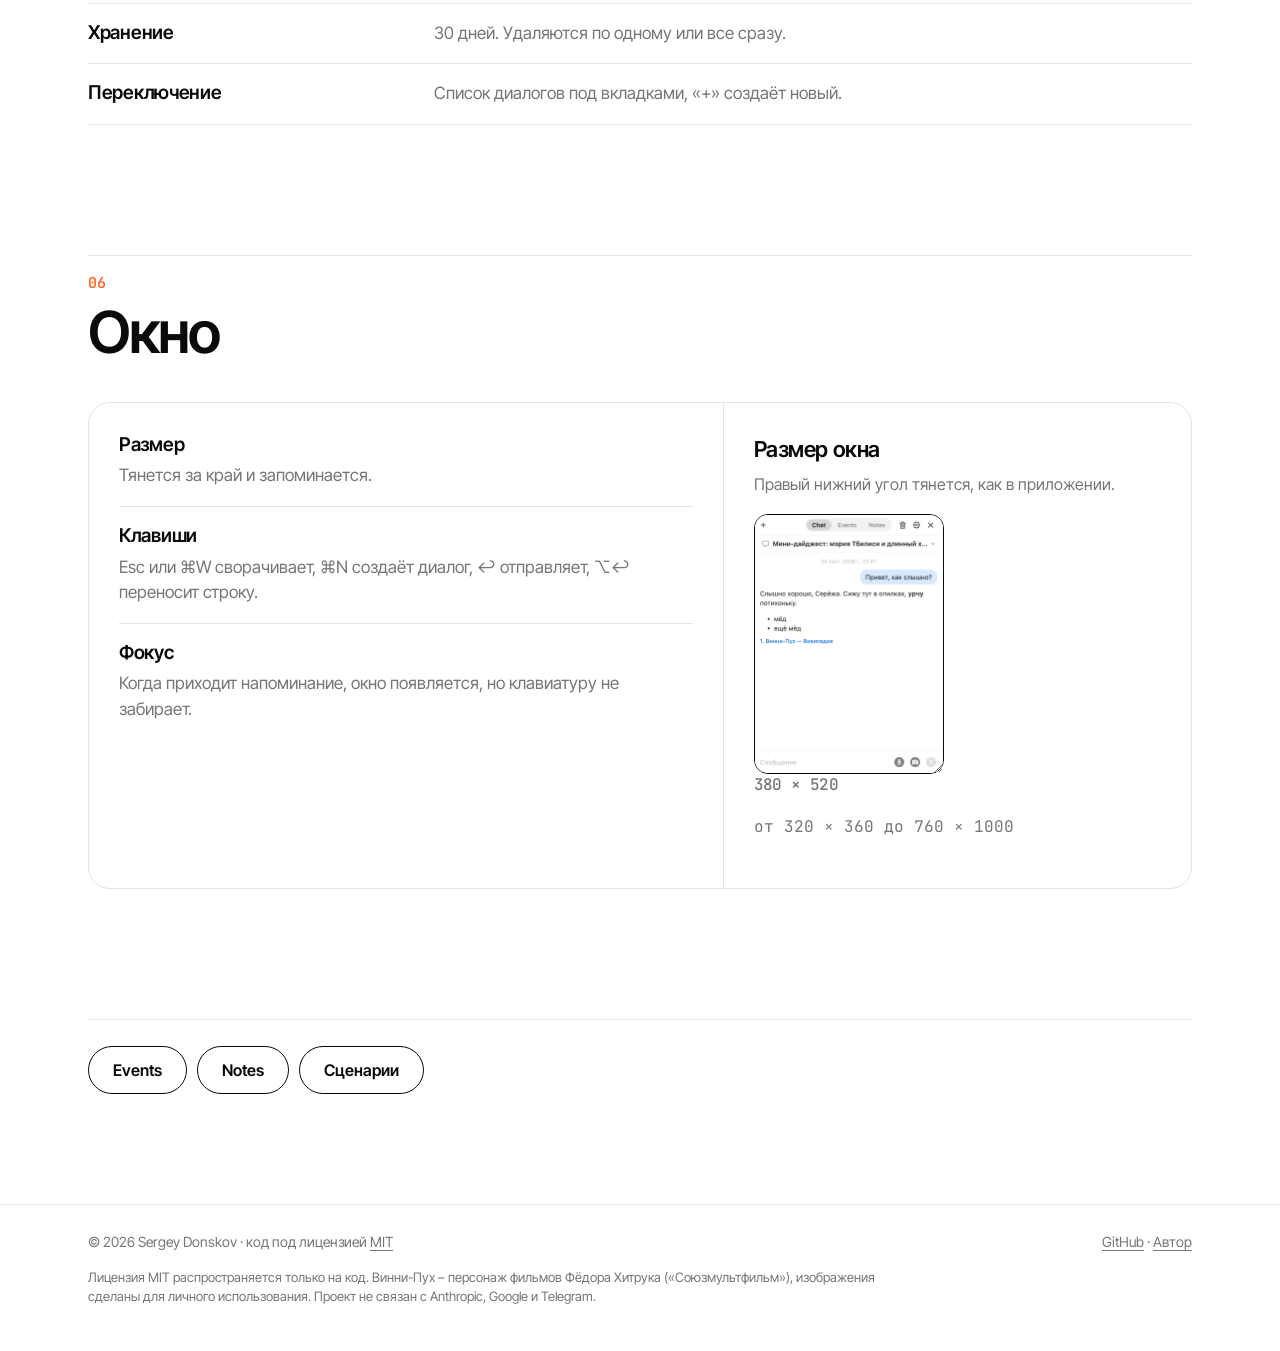
<file: docs/chat.html>
<!doctype html>
<html lang="ru" data-theme="light">
<head>
<meta charset="utf-8">
<meta name="viewport" content="width=device-width, initial-scale=1">
<title>Chat – Winnie</title>
<meta name="description" content="Вкладка Chat в Winnie: быстрые команды, диктовка по шорткату, скриншоты, веб-поиск, диалоги на 30 дней, окно с изменяемым размером.">
<meta property="og:title" content="Chat – Winnie">
<meta property="og:description" content="Вкладка Chat в Winnie: быстрые команды, диктовка по шорткату, скриншоты, веб-поиск, диалоги на 30 дней, окно с изменяемым размером.">
<meta property="og:image" content="https://nel-feelingood.github.io/winnie/images/sprites/hover.png">
<meta property="og:url" content="https://nel-feelingood.github.io/winnie/chat.html">
<link rel="icon" href="images/favicon.png">
<script>/* Theme before first paint: saved choice, otherwise the system's. */
(function(){var t=null;try{t=localStorage.getItem('theme')}catch(e){}if(t!=='light'&&t!=='dark')t=matchMedia('(prefers-color-scheme: dark)').matches?'dark':'light';document.documentElement.dataset.theme=t})()</script>
<link rel="preconnect" href="https://fonts.googleapis.com"><link rel="preconnect" href="https://fonts.gstatic.com" crossorigin>
<link href="https://fonts.googleapis.com/css2?family=Inter+Tight:wght@400;500;600;700&family=JetBrains+Mono:wght@400;500&display=swap" rel="stylesheet">
<link rel="stylesheet" href="style.css">
</head>
<body>
<div class="w">
  <header class="top">
    <a class="brand" href="index.html"><img src="images/logo.png" alt="" width="44" height="44">Winnie</a>
    <nav class="seg compact" aria-label="Вкладки приложения"><a href="chat.html" class="on">Chat</a><a href="events.html">Events</a><a href="notes.html">Notes</a></nav>
    <nav class="top-links"><a href="features.html">Возможности</a><a href="usecases.html">Сценарии</a><a href="settings.html">Настройки</a><a href="install.html">Установка</a><a href="about.html">Автор</a></nav>
    <button class="pill icon" id="theme" type="button" aria-label="Тема: как в системе"></button>
    <a class="pill gh" href="https://github.com/nel-feelingood/winnie"><svg viewBox="0 0 16 16" aria-hidden="true"><path d="M8 0C3.58 0 0 3.58 0 8c0 3.54 2.29 6.53 5.47 7.59.4.07.55-.17.55-.38 0-.19-.01-.82-.01-1.49-2.01.37-2.53-.49-2.69-.94-.09-.23-.48-.94-.82-1.13-.28-.15-.68-.52-.01-.53.63-.01 1.08.58 1.23.82.72 1.21 1.87.87 2.33.66.07-.52.28-.87.51-1.07-1.78-.2-3.64-.89-3.64-3.95 0-.87.31-1.59.82-2.15-.08-.2-.36-1.02.08-2.12 0 0 .67-.21 2.2.82a7.4 7.4 0 0 1 4 0c1.53-1.04 2.2-.82 2.2-.82.44 1.1.16 1.92.08 2.12.51.56.82 1.27.82 2.15 0 3.07-1.87 3.75-3.65 3.95.29.25.54.73.54 1.48 0 1.07-.01 1.93-.01 2.2 0 .21.15.46.55.38A8.01 8.01 0 0 0 16 8c0-4.42-3.58-8-8-8z"/></svg>GitHub</a>
    <button class="pill icon" id="burger" type="button" aria-label="Меню" aria-expanded="false" aria-controls="drawer"><svg viewBox="0 0 24 24" aria-hidden="true"><path d="M4 8h16M4 16h16"/></svg></button>
  </header>
</div>

<div class="drawer" id="drawer" hidden>
  <div class="drawer-back" data-close></div>
  <nav class="drawer-panel" aria-label="Меню">
    <button class="pill icon" type="button" data-close aria-label="Закрыть меню"><svg viewBox="0 0 24 24" aria-hidden="true"><path d="M6 6l12 12M18 6L6 18"/></svg></button>
    <p class="drawer-label">Вкладки приложения</p>
    <a href="chat.html">Chat</a><a href="events.html">Events</a><a href="notes.html">Notes</a>
    <p class="drawer-label">Сайт</p>
    <a href="features.html">Возможности</a><a href="usecases.html">Сценарии</a><a href="settings.html">Настройки</a><a href="install.html">Установка</a><a href="about.html">Автор</a>
    <a href="https://github.com/nel-feelingood/winnie">GitHub</a>
  </nav>
</div>

<div class="w">
  <h1 class="ph"><span class="l"><i>Chat.</i></span><span class="l"><i>Одноразовые диалоги с Claude.</i></span></h1>
  <div class="hero inner">
    <div><p class="sub">Открывается по клику на медведя или по шорткату. Вопрос, ответ, окно закрыто. Диалог остаётся в списке на 30 дней.</p></div>
    <div class="scene" role="img" aria-label="Окно приложения и медведь"><div class="panel"><div class="slot on"><img class="only-light" src="images/app/empty-light.png" alt="" loading="lazy"><img class="only-dark" src="images/app/empty-dark.png" alt="" loading="lazy"></div></div><img class="pet" src="images/sprites/talking.png" alt=""></div>
  </div>
  <section id="quick">
    <div class="head"><span class="n">01</span><h2>Быстрые команды</h2></div>
    <ul class="facts">
      <li><b>Кнопки в пустом чате</b><span>У каждой короткая подпись и своя инструкция. На кнопке написано «Проверь почту», отправляется полный текст задания.</span></li>
      <li><b>Переключатель «сразу»</b><span>Команда отправляется по нажатию или подставляется в поле ввода для правки.</span></li>
      <li><b>Порядок</b><span>Меняется в настройках или просьбой в чате: «поставь перевод первым».</span></li>
      <li><b>Шестерёнка в конце ряда</b><span>Открывает настройки команд.</span></li>
    </ul>
  </section>
  <section id="voice">
    <div class="head"><span class="n">02</span><h2>Голос</h2></div>
    <ul class="facts">
      <li><b>⇧⌘E из любого приложения</b><span>Первое нажатие включает микрофон в текущем чате, второе выключает. Закрытый чат сначала открывается. Новый диалог шорткат не создаёт.</span></li>
      <li><b>Распознавание на устройстве</b><span>Средствами macOS, без сторонних сервисов и подписок.</span></li>
      <li><b>Ответ вслух</b><span>На голосовой вопрос можно получить голосовой ответ. Голос системный, есть манера «как в мультике».</span></li>
      <li><b>Шорткат настраивается</b><span>Как и шорткат показа медведя.</span></li>
    </ul>
  </section>
  <section>
    <div class="head"><span class="n">03</span><h2>Скриншоты и картинки</h2></div>
    <ul class="facts">
      <li><b>Камера в поле ввода</b><span>Чат прячется, выделяется область экрана, снимок возвращается во вложении.</span></li>
      <li><b>Вставка из буфера</b><span>Картинка вставляется по ⌘V.</span></li>
      <li><b>Размер</b><span>Изображения уменьшаются до 1000 px по длинной стороне.</span></li>
    </ul>
  </section>
  <section>
    <div class="head"><span class="n">04</span><h2>Ответы</h2></div>
    <ul class="facts">
      <li><b>Печатаются по мере прихода</b><span>Markdown: заголовки, списки, таблицы, код.</span></li>
      <li><b>Веб-поиск</b><span>Под ответом ссылки на источники. Ссылка копируется по наведению.</span></li>
      <li><b>Copy</b><span>Выделенный в ответе текст копируется кнопкой рядом с выделением.</span></li>
      <li><b>Упоминания</b><span>@ в поле ввода вставляет ссылку на заметку или событие.</span></li>
    </ul>
  </section>
  <section>
    <div class="head"><span class="n">05</span><h2>Диалоги</h2></div>
    <ul class="facts">
      <li><b>Названия</b><span>В одно-три слова, придумываются сами.</span></li>
      <li><b>Хранение</b><span>30 дней. Удаляются по одному или все сразу.</span></li>
      <li><b>Переключение</b><span>Список диалогов под вкладками, «+» создаёт новый.</span></li>
    </ul>
  </section>
  <section id="window">
    <div class="head"><span class="n">06</span><h2>Окно</h2></div>
    <div class="frame call"><div><ul class="facts">
      <li><b>Размер</b><span>Тянется за край и запоминается.</span></li>
      <li><b>Клавиши</b><span>Esc или ⌘W сворачивает, ⌘N создаёт диалог, ↩ отправляет, ⌥↩ переносит строку.</span></li>
      <li><b>Фокус</b><span>Когда приходит напоминание, окно появляется, но клавиатуру не забирает.</span></li>
    </ul></div>
      <div class="resize"><h3>Размер окна</h3><p>Правый нижний угол тянется, как в приложении.</p>
        <div class="resize-box" id="resize"><img class="only-light" src="images/app/chat-light.png" alt="" loading="lazy"><img class="only-dark" src="images/app/chat-dark.png" alt="" loading="lazy"></div><p class="resize-size" id="resize-size">380 × 520</p><p class="reqs">от 320 × 360 до 760 × 1000</p></div></div>
  </section>
  <div class="next"><a class="btn ghost" href="events.html">Events</a><a class="btn ghost" href="notes.html">Notes</a><a class="btn ghost" href="usecases.html">Сценарии</a></div>

</div>

<footer><div class="w">
  <span>© 2026 Sergey Donskov · код под лицензией <a href="https://github.com/nel-feelingood/winnie/blob/main/LICENSE">MIT</a></span>
  <span><a href="https://github.com/nel-feelingood/winnie">GitHub</a> · <a href="about.html">Автор</a></span>
  <p>Лицензия MIT распространяется только на код. Винни-Пух – персонаж фильмов Фёдора Хитрука («Союзмультфильм»), изображения сделаны для личного использования. Проект не связан с Anthropic, Google и Telegram.</p>
</div></footer>
<script src="site.js"></script>
</body>
</html>
</file>
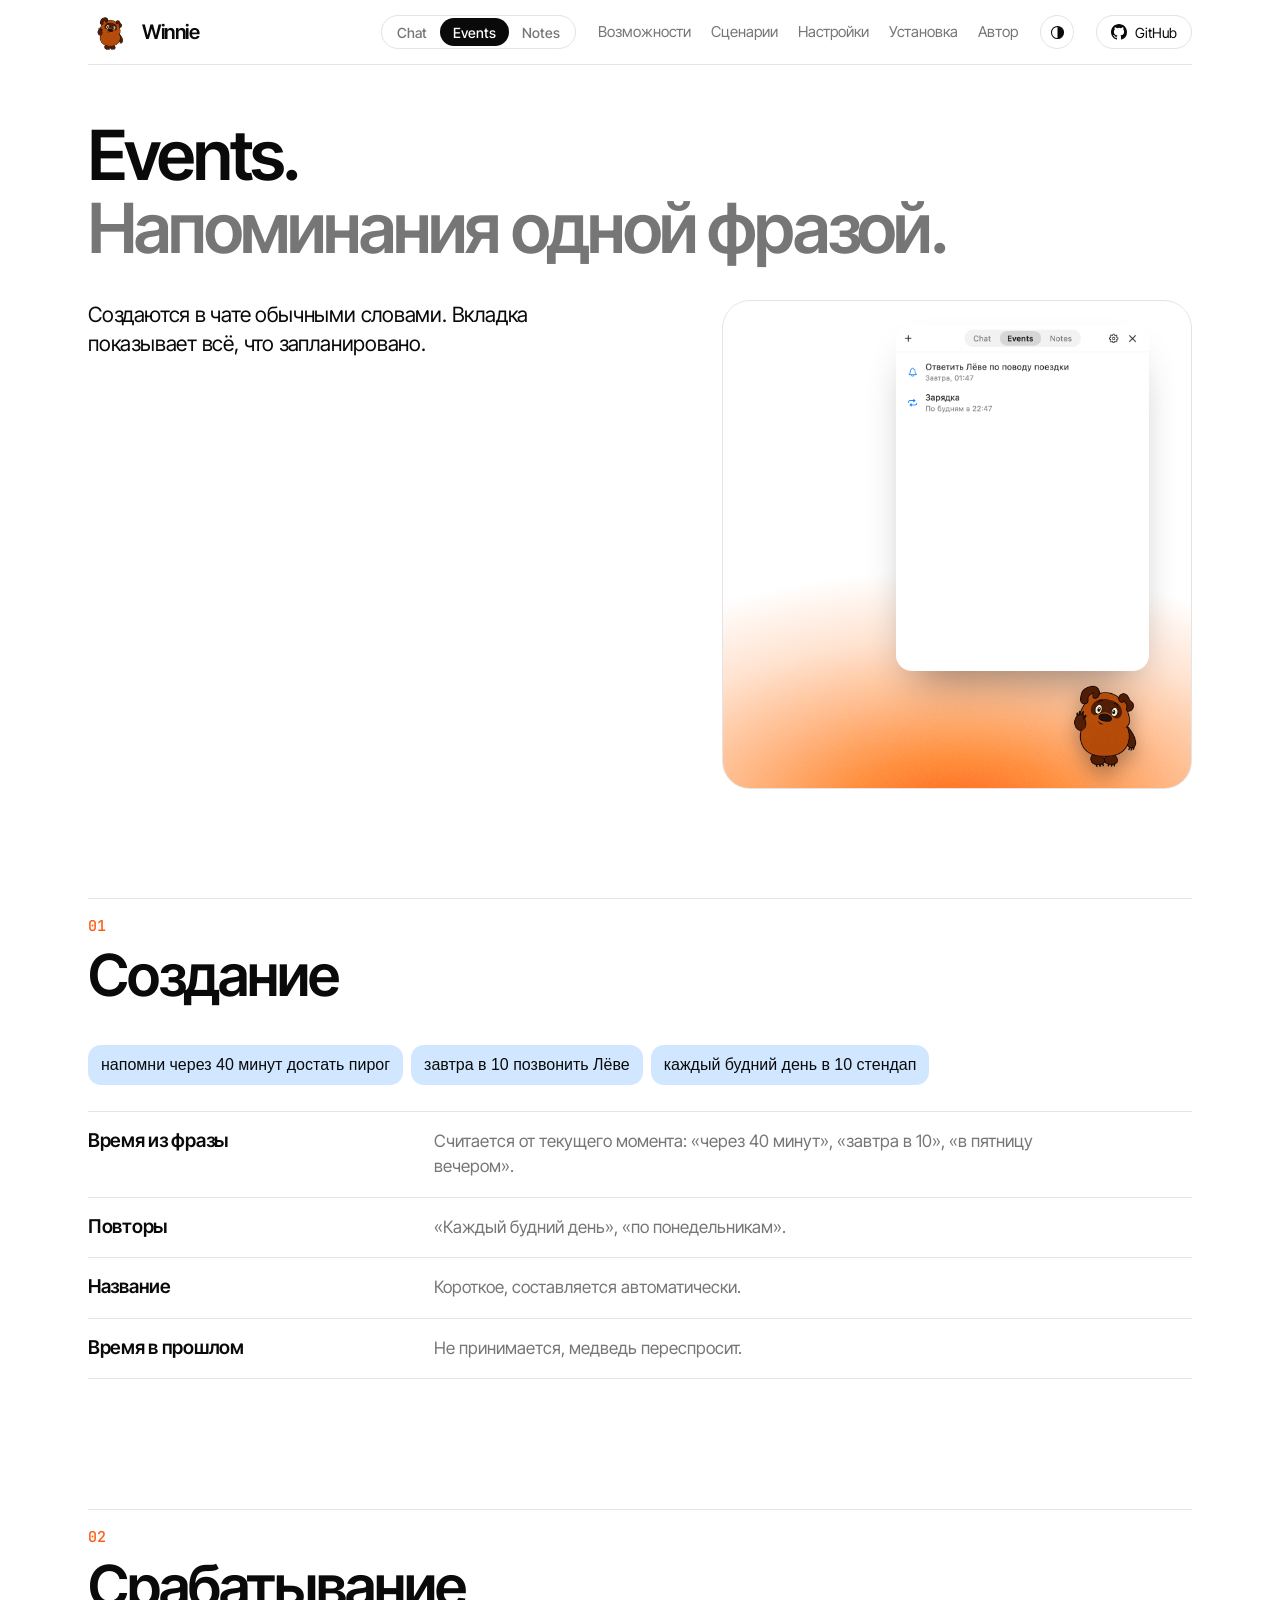
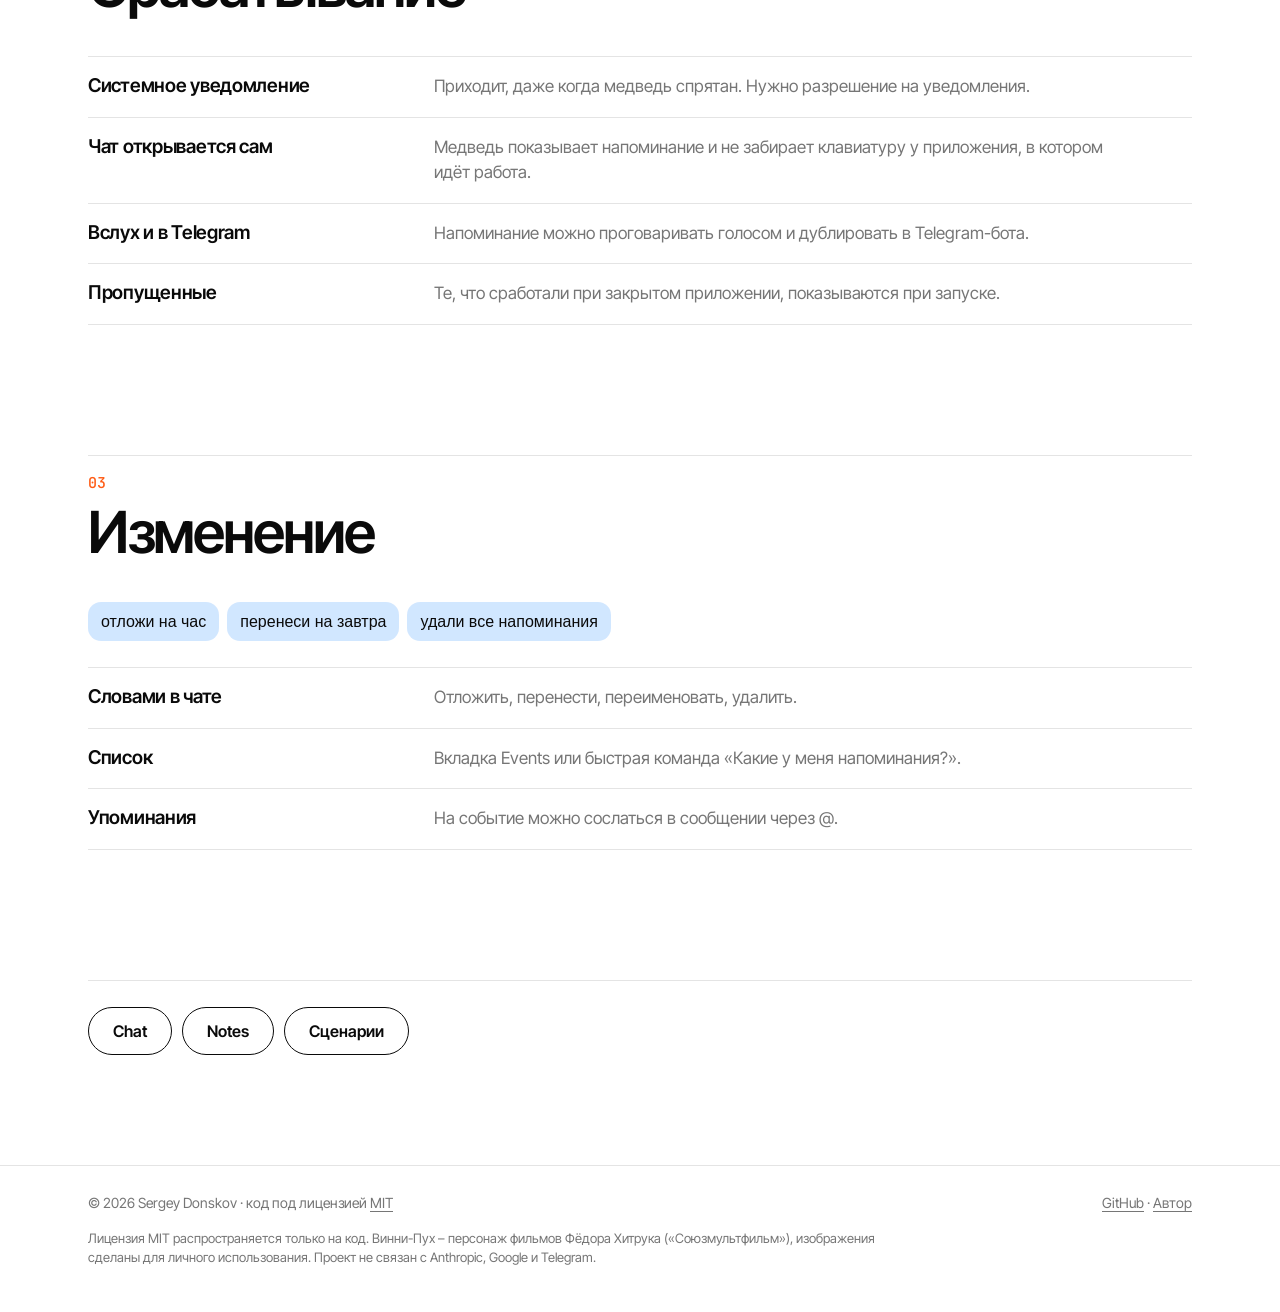
<file: docs/events.html>
<!doctype html>
<html lang="ru" data-theme="light">
<head>
<meta charset="utf-8">
<meta name="viewport" content="width=device-width, initial-scale=1">
<title>Events – Winnie</title>
<meta name="description" content="Вкладка Events в Winnie: напоминания обычной фразой, повторы, системные уведомления, правка словами, дублирование в Telegram.">
<meta property="og:title" content="Events – Winnie">
<meta property="og:description" content="Вкладка Events в Winnie: напоминания обычной фразой, повторы, системные уведомления, правка словами, дублирование в Telegram.">
<meta property="og:image" content="https://nel-feelingood.github.io/winnie/images/sprites/hover.png">
<meta property="og:url" content="https://nel-feelingood.github.io/winnie/events.html">
<link rel="icon" href="images/favicon.png">
<script>/* Theme before first paint: saved choice, otherwise the system's. */
(function(){var t=null;try{t=localStorage.getItem('theme')}catch(e){}if(t!=='light'&&t!=='dark')t=matchMedia('(prefers-color-scheme: dark)').matches?'dark':'light';document.documentElement.dataset.theme=t})()</script>
<link rel="preconnect" href="https://fonts.googleapis.com"><link rel="preconnect" href="https://fonts.gstatic.com" crossorigin>
<link href="https://fonts.googleapis.com/css2?family=Inter+Tight:wght@400;500;600;700&family=JetBrains+Mono:wght@400;500&display=swap" rel="stylesheet">
<link rel="stylesheet" href="style.css">
</head>
<body>
<div class="w">
  <header class="top">
    <a class="brand" href="index.html"><img src="images/logo.png" alt="" width="44" height="44">Winnie</a>
    <nav class="seg compact" aria-label="Вкладки приложения"><a href="chat.html">Chat</a><a href="events.html" class="on">Events</a><a href="notes.html">Notes</a></nav>
    <nav class="top-links"><a href="features.html">Возможности</a><a href="usecases.html">Сценарии</a><a href="settings.html">Настройки</a><a href="install.html">Установка</a><a href="about.html">Автор</a></nav>
    <button class="pill icon" id="theme" type="button" aria-label="Тема: как в системе"></button>
    <a class="pill gh" href="https://github.com/nel-feelingood/winnie"><svg viewBox="0 0 16 16" aria-hidden="true"><path d="M8 0C3.58 0 0 3.58 0 8c0 3.54 2.29 6.53 5.47 7.59.4.07.55-.17.55-.38 0-.19-.01-.82-.01-1.49-2.01.37-2.53-.49-2.69-.94-.09-.23-.48-.94-.82-1.13-.28-.15-.68-.52-.01-.53.63-.01 1.08.58 1.23.82.72 1.21 1.87.87 2.33.66.07-.52.28-.87.51-1.07-1.78-.2-3.64-.89-3.64-3.95 0-.87.31-1.59.82-2.15-.08-.2-.36-1.02.08-2.12 0 0 .67-.21 2.2.82a7.4 7.4 0 0 1 4 0c1.53-1.04 2.2-.82 2.2-.82.44 1.1.16 1.92.08 2.12.51.56.82 1.27.82 2.15 0 3.07-1.87 3.75-3.65 3.95.29.25.54.73.54 1.48 0 1.07-.01 1.93-.01 2.2 0 .21.15.46.55.38A8.01 8.01 0 0 0 16 8c0-4.42-3.58-8-8-8z"/></svg>GitHub</a>
    <button class="pill icon" id="burger" type="button" aria-label="Меню" aria-expanded="false" aria-controls="drawer"><svg viewBox="0 0 24 24" aria-hidden="true"><path d="M4 8h16M4 16h16"/></svg></button>
  </header>
</div>

<div class="drawer" id="drawer" hidden>
  <div class="drawer-back" data-close></div>
  <nav class="drawer-panel" aria-label="Меню">
    <button class="pill icon" type="button" data-close aria-label="Закрыть меню"><svg viewBox="0 0 24 24" aria-hidden="true"><path d="M6 6l12 12M18 6L6 18"/></svg></button>
    <p class="drawer-label">Вкладки приложения</p>
    <a href="chat.html">Chat</a><a href="events.html">Events</a><a href="notes.html">Notes</a>
    <p class="drawer-label">Сайт</p>
    <a href="features.html">Возможности</a><a href="usecases.html">Сценарии</a><a href="settings.html">Настройки</a><a href="install.html">Установка</a><a href="about.html">Автор</a>
    <a href="https://github.com/nel-feelingood/winnie">GitHub</a>
  </nav>
</div>

<div class="w">
  <h1 class="ph"><span class="l"><i>Events.</i></span><span class="l"><i>Напоминания одной фразой.</i></span></h1>
  <div class="hero inner">
    <div><p class="sub">Создаются в чате обычными словами. Вкладка показывает всё, что запланировано.</p></div>
    <div class="scene" role="img" aria-label="Окно приложения и медведь"><div class="panel"><div class="slot on"><img class="only-light" src="images/app/events-light.png" alt="" loading="lazy"><img class="only-dark" src="images/app/events-dark.png" alt="" loading="lazy"></div></div><img class="pet" src="images/sprites/hover.png" alt=""></div>
  </div>
  <section>
    <div class="head"><span class="n">01</span><h2>Создание</h2></div>
    <div class="says"><span>напомни через 40 минут достать пирог</span><span>завтра в 10 позвонить Лёве</span><span>каждый будний день в 10 стендап</span></div>
    <ul class="facts">
      <li><b>Время из фразы</b><span>Считается от текущего момента: «через 40 минут», «завтра в 10», «в пятницу вечером».</span></li>
      <li><b>Повторы</b><span>«Каждый будний день», «по понедельникам».</span></li>
      <li><b>Название</b><span>Короткое, составляется автоматически.</span></li>
      <li><b>Время в прошлом</b><span>Не принимается, медведь переспросит.</span></li>
    </ul>
  </section>
  <section>
    <div class="head"><span class="n">02</span><h2>Срабатывание</h2></div>
    <ul class="facts">
      <li><b>Системное уведомление</b><span>Приходит, даже когда медведь спрятан. Нужно разрешение на уведомления.</span></li>
      <li><b>Чат открывается сам</b><span>Медведь показывает напоминание и не забирает клавиатуру у приложения, в котором идёт работа.</span></li>
      <li><b>Вслух и в Telegram</b><span>Напоминание можно проговаривать голосом и дублировать в Telegram-бота.</span></li>
      <li><b>Пропущенные</b><span>Те, что сработали при закрытом приложении, показываются при запуске.</span></li>
    </ul>
  </section>
  <section>
    <div class="head"><span class="n">03</span><h2>Изменение</h2></div>
    <div class="says"><span>отложи на час</span><span>перенеси на завтра</span><span>удали все напоминания</span></div>
    <ul class="facts">
      <li><b>Словами в чате</b><span>Отложить, перенести, переименовать, удалить.</span></li>
      <li><b>Список</b><span>Вкладка Events или быстрая команда «Какие у меня напоминания?».</span></li>
      <li><b>Упоминания</b><span>На событие можно сослаться в сообщении через @.</span></li>
    </ul>
  </section>
  <div class="next"><a class="btn ghost" href="chat.html">Chat</a><a class="btn ghost" href="notes.html">Notes</a><a class="btn ghost" href="usecases.html">Сценарии</a></div>

</div>

<footer><div class="w">
  <span>© 2026 Sergey Donskov · код под лицензией <a href="https://github.com/nel-feelingood/winnie/blob/main/LICENSE">MIT</a></span>
  <span><a href="https://github.com/nel-feelingood/winnie">GitHub</a> · <a href="about.html">Автор</a></span>
  <p>Лицензия MIT распространяется только на код. Винни-Пух – персонаж фильмов Фёдора Хитрука («Союзмультфильм»), изображения сделаны для личного использования. Проект не связан с Anthropic, Google и Telegram.</p>
</div></footer>
<script src="site.js"></script>
</body>
</html>
</file>
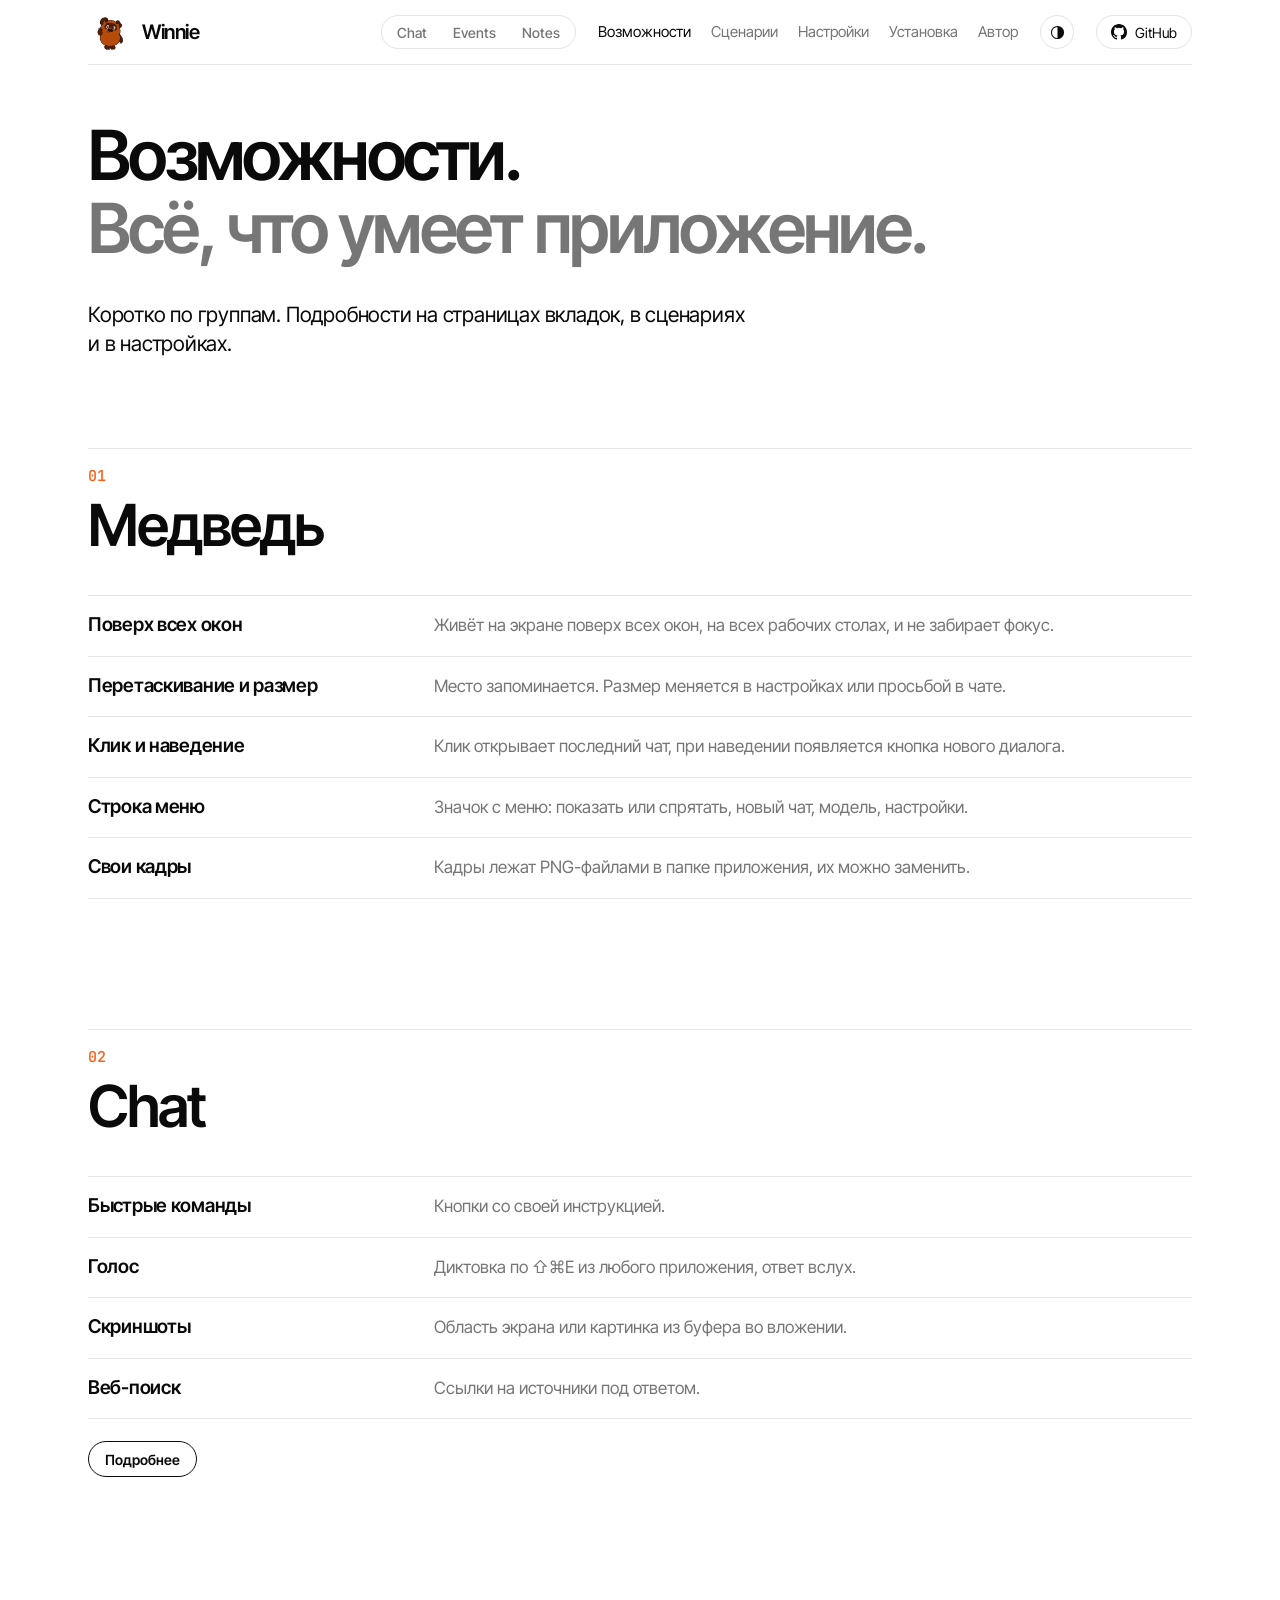
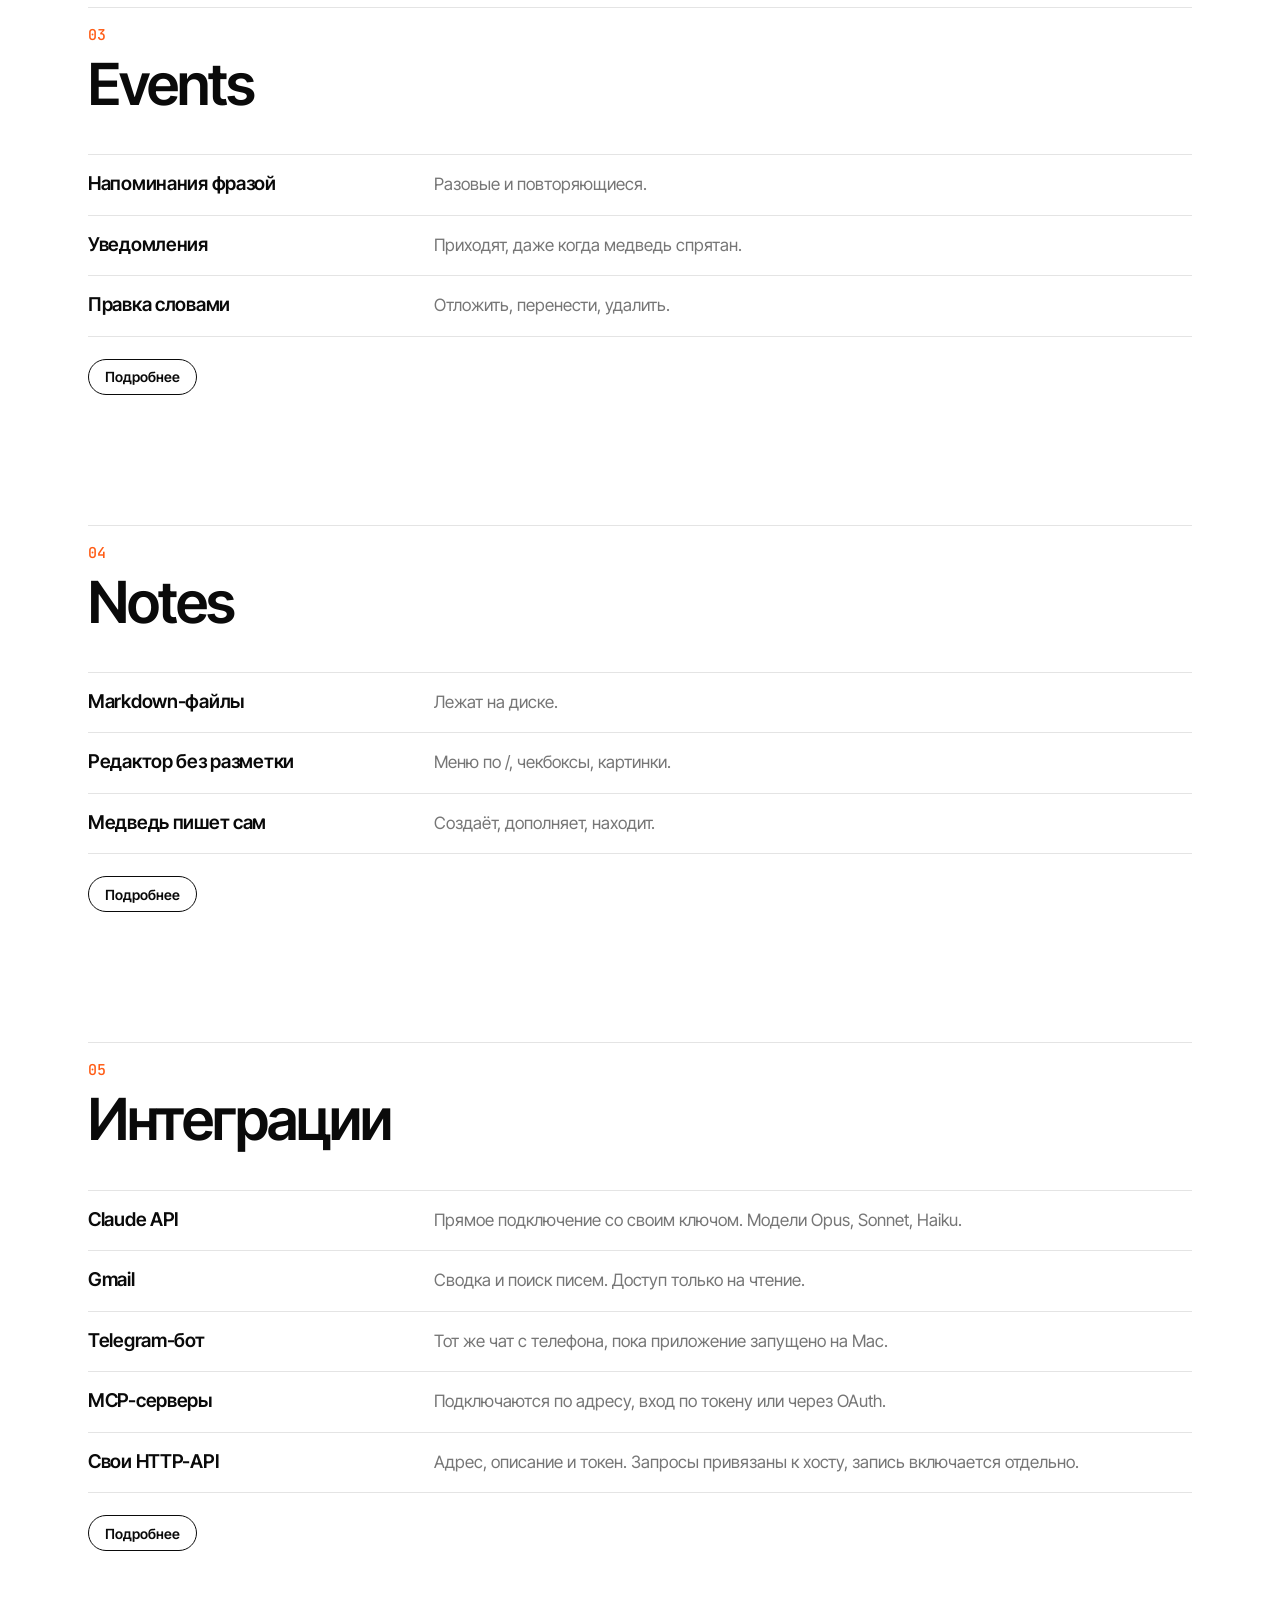
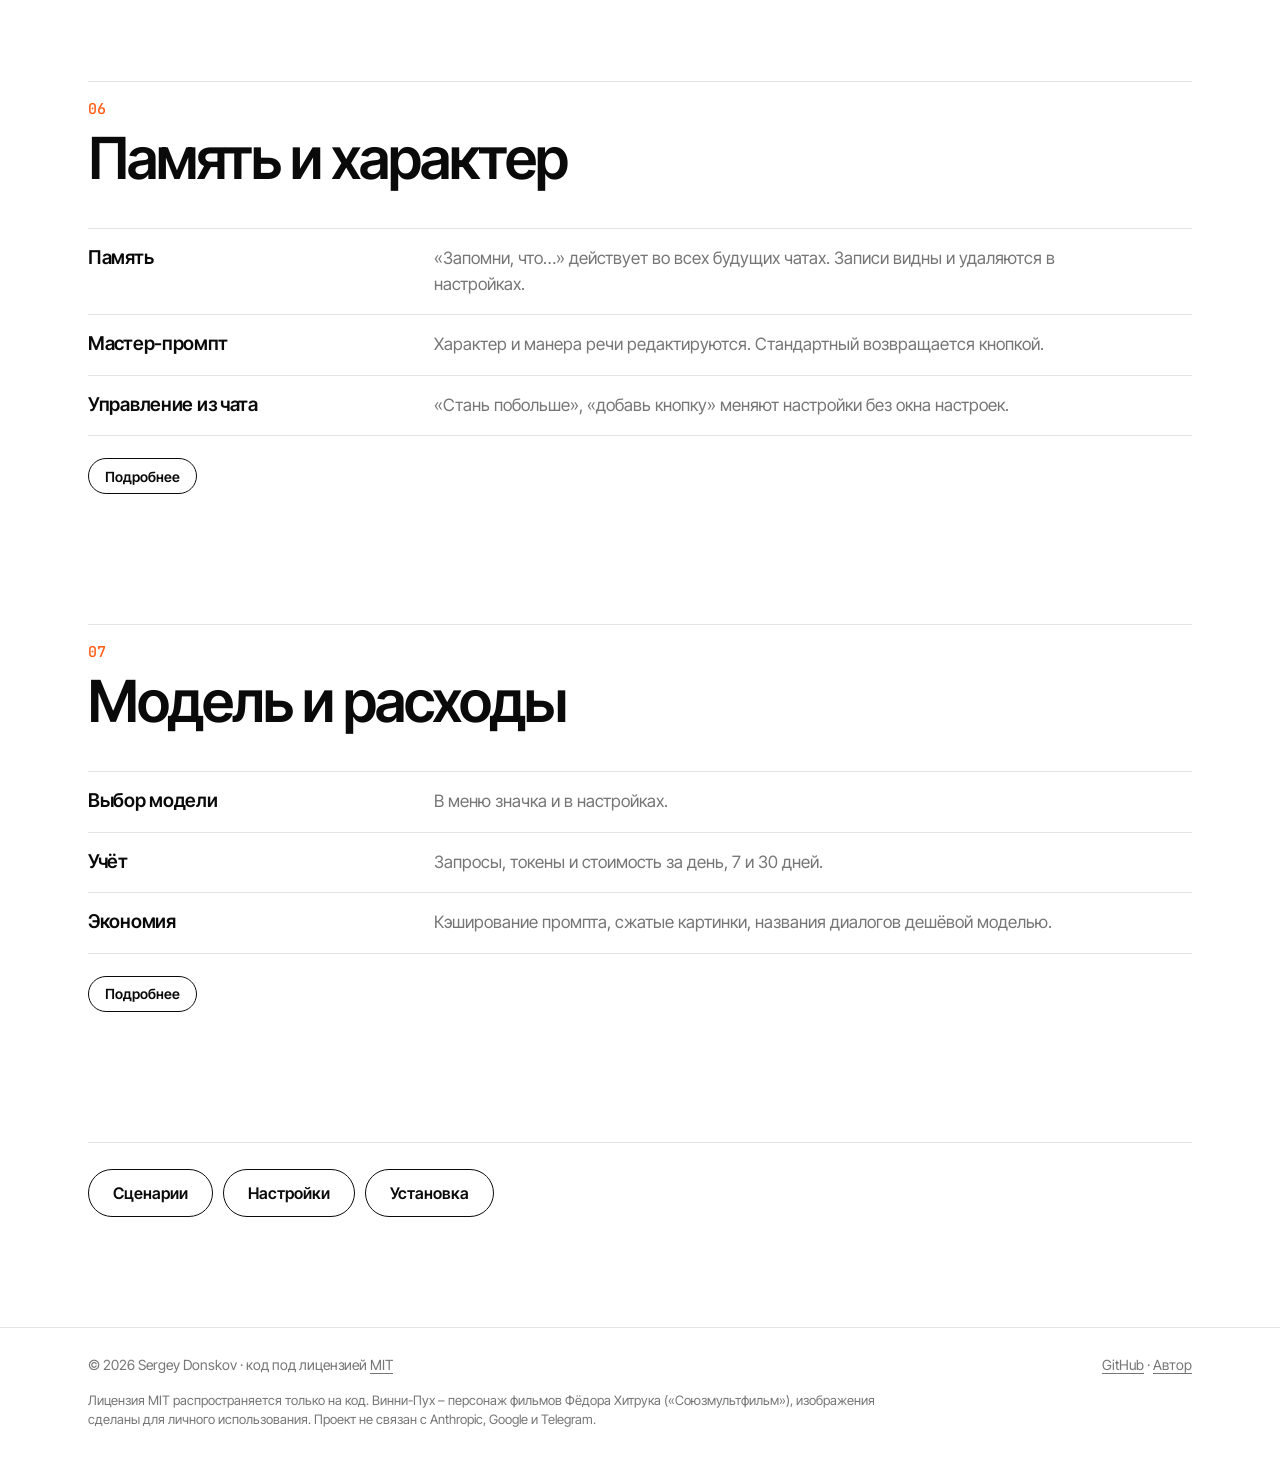
<file: docs/features.html>
<!doctype html>
<html lang="ru" data-theme="light">
<head>
<meta charset="utf-8">
<meta name="viewport" content="width=device-width, initial-scale=1">
<title>Возможности – Winnie</title>
<meta name="description" content="Все возможности Winnie по группам: медведь, Chat, Events, Notes, интеграции, память и характер, модель и расходы.">
<meta property="og:title" content="Возможности – Winnie">
<meta property="og:description" content="Все возможности Winnie по группам: медведь, Chat, Events, Notes, интеграции, память и характер, модель и расходы.">
<meta property="og:image" content="https://nel-feelingood.github.io/winnie/images/sprites/hover.png">
<meta property="og:url" content="https://nel-feelingood.github.io/winnie/features.html">
<link rel="icon" href="images/favicon.png">
<script>/* Theme before first paint: saved choice, otherwise the system's. */
(function(){var t=null;try{t=localStorage.getItem('theme')}catch(e){}if(t!=='light'&&t!=='dark')t=matchMedia('(prefers-color-scheme: dark)').matches?'dark':'light';document.documentElement.dataset.theme=t})()</script>
<link rel="preconnect" href="https://fonts.googleapis.com"><link rel="preconnect" href="https://fonts.gstatic.com" crossorigin>
<link href="https://fonts.googleapis.com/css2?family=Inter+Tight:wght@400;500;600;700&family=JetBrains+Mono:wght@400;500&display=swap" rel="stylesheet">
<link rel="stylesheet" href="style.css">
</head>
<body>
<div class="w">
  <header class="top">
    <a class="brand" href="index.html"><img src="images/logo.png" alt="" width="44" height="44">Winnie</a>
    <nav class="seg compact" aria-label="Вкладки приложения"><a href="chat.html">Chat</a><a href="events.html">Events</a><a href="notes.html">Notes</a></nav>
    <nav class="top-links"><a href="features.html" class="on">Возможности</a><a href="usecases.html">Сценарии</a><a href="settings.html">Настройки</a><a href="install.html">Установка</a><a href="about.html">Автор</a></nav>
    <button class="pill icon" id="theme" type="button" aria-label="Тема: как в системе"></button>
    <a class="pill gh" href="https://github.com/nel-feelingood/winnie"><svg viewBox="0 0 16 16" aria-hidden="true"><path d="M8 0C3.58 0 0 3.58 0 8c0 3.54 2.29 6.53 5.47 7.59.4.07.55-.17.55-.38 0-.19-.01-.82-.01-1.49-2.01.37-2.53-.49-2.69-.94-.09-.23-.48-.94-.82-1.13-.28-.15-.68-.52-.01-.53.63-.01 1.08.58 1.23.82.72 1.21 1.87.87 2.33.66.07-.52.28-.87.51-1.07-1.78-.2-3.64-.89-3.64-3.95 0-.87.31-1.59.82-2.15-.08-.2-.36-1.02.08-2.12 0 0 .67-.21 2.2.82a7.4 7.4 0 0 1 4 0c1.53-1.04 2.2-.82 2.2-.82.44 1.1.16 1.92.08 2.12.51.56.82 1.27.82 2.15 0 3.07-1.87 3.75-3.65 3.95.29.25.54.73.54 1.48 0 1.07-.01 1.93-.01 2.2 0 .21.15.46.55.38A8.01 8.01 0 0 0 16 8c0-4.42-3.58-8-8-8z"/></svg>GitHub</a>
    <button class="pill icon" id="burger" type="button" aria-label="Меню" aria-expanded="false" aria-controls="drawer"><svg viewBox="0 0 24 24" aria-hidden="true"><path d="M4 8h16M4 16h16"/></svg></button>
  </header>
</div>

<div class="drawer" id="drawer" hidden>
  <div class="drawer-back" data-close></div>
  <nav class="drawer-panel" aria-label="Меню">
    <button class="pill icon" type="button" data-close aria-label="Закрыть меню"><svg viewBox="0 0 24 24" aria-hidden="true"><path d="M6 6l12 12M18 6L6 18"/></svg></button>
    <p class="drawer-label">Вкладки приложения</p>
    <a href="chat.html">Chat</a><a href="events.html">Events</a><a href="notes.html">Notes</a>
    <p class="drawer-label">Сайт</p>
    <a href="features.html">Возможности</a><a href="usecases.html">Сценарии</a><a href="settings.html">Настройки</a><a href="install.html">Установка</a><a href="about.html">Автор</a>
    <a href="https://github.com/nel-feelingood/winnie">GitHub</a>
  </nav>
</div>

<div class="w">
  <h1 class="ph"><span class="l"><i>Возможности.</i></span><span class="l"><i>Всё, что умеет приложение.</i></span></h1>
  <p class="sub lone">Коротко по группам. Подробности на страницах вкладок, в сценариях и в настройках.</p>
  <section>
    <div class="head"><span class="n">01</span><h2>Медведь</h2></div>
    <ul class="facts">
      <li><b>Поверх всех окон</b><span>Живёт на экране поверх всех окон, на всех рабочих столах, и не забирает фокус.</span></li>
      <li><b>Перетаскивание и размер</b><span>Место запоминается. Размер меняется в настройках или просьбой в чате.</span></li>
      <li><b>Клик и наведение</b><span>Клик открывает последний чат, при наведении появляется кнопка нового диалога.</span></li>
      <li><b>Строка меню</b><span>Значок с меню: показать или спрятать, новый чат, модель, настройки.</span></li>
      <li><b>Свои кадры</b><span>Кадры лежат PNG-файлами в папке приложения, их можно заменить.</span></li>
    </ul>
  </section>
  <section>
    <div class="head"><span class="n">02</span><h2>Chat</h2></div>
    <ul class="facts">
      <li><b>Быстрые команды</b><span>Кнопки со своей инструкцией.</span></li>
      <li><b>Голос</b><span>Диктовка по ⇧⌘E из любого приложения, ответ вслух.</span></li>
      <li><b>Скриншоты</b><span>Область экрана или картинка из буфера во вложении.</span></li>
      <li><b>Веб-поиск</b><span>Ссылки на источники под ответом.</span></li>
    </ul>
    <p class="more"><a class="btn ghost small" href="chat.html">Подробнее</a></p>
  </section>
  <section>
    <div class="head"><span class="n">03</span><h2>Events</h2></div>
    <ul class="facts">
      <li><b>Напоминания фразой</b><span>Разовые и повторяющиеся.</span></li>
      <li><b>Уведомления</b><span>Приходят, даже когда медведь спрятан.</span></li>
      <li><b>Правка словами</b><span>Отложить, перенести, удалить.</span></li>
    </ul>
    <p class="more"><a class="btn ghost small" href="events.html">Подробнее</a></p>
  </section>
  <section>
    <div class="head"><span class="n">04</span><h2>Notes</h2></div>
    <ul class="facts">
      <li><b>Markdown-файлы</b><span>Лежат на диске.</span></li>
      <li><b>Редактор без разметки</b><span>Меню по /, чекбоксы, картинки.</span></li>
      <li><b>Медведь пишет сам</b><span>Создаёт, дополняет, находит.</span></li>
    </ul>
    <p class="more"><a class="btn ghost small" href="notes.html">Подробнее</a></p>
  </section>
  <section>
    <div class="head"><span class="n">05</span><h2>Интеграции</h2></div>
    <ul class="facts">
      <li><b>Claude API</b><span>Прямое подключение со своим ключом. Модели Opus, Sonnet, Haiku.</span></li>
      <li><b>Gmail</b><span>Сводка и поиск писем. Доступ только на чтение.</span></li>
      <li><b>Telegram-бот</b><span>Тот же чат с телефона, пока приложение запущено на Mac.</span></li>
      <li><b>MCP-серверы</b><span>Подключаются по адресу, вход по токену или через OAuth.</span></li>
      <li><b>Свои HTTP-API</b><span>Адрес, описание и токен. Запросы привязаны к хосту, запись включается отдельно.</span></li>
    </ul>
    <p class="more"><a class="btn ghost small" href="install.html#gmail">Подробнее</a></p>
  </section>
  <section>
    <div class="head"><span class="n">06</span><h2>Память и характер</h2></div>
    <ul class="facts">
      <li><b>Память</b><span>«Запомни, что…» действует во всех будущих чатах. Записи видны и удаляются в настройках.</span></li>
      <li><b>Мастер-промпт</b><span>Характер и манера речи редактируются. Стандартный возвращается кнопкой.</span></li>
      <li><b>Управление из чата</b><span>«Стань побольше», «добавь кнопку» меняют настройки без окна настроек.</span></li>
    </ul>
    <p class="more"><a class="btn ghost small" href="settings.html#s-winnie">Подробнее</a></p>
  </section>
  <section>
    <div class="head"><span class="n">07</span><h2>Модель и расходы</h2></div>
    <ul class="facts">
      <li><b>Выбор модели</b><span>В меню значка и в настройках.</span></li>
      <li><b>Учёт</b><span>Запросы, токены и стоимость за день, 7 и 30 дней.</span></li>
      <li><b>Экономия</b><span>Кэширование промпта, сжатые картинки, названия диалогов дешёвой моделью.</span></li>
    </ul>
    <p class="more"><a class="btn ghost small" href="settings.html#s-model">Подробнее</a></p>
  </section>
  <div class="next"><a class="btn ghost" href="usecases.html">Сценарии</a><a class="btn ghost" href="settings.html">Настройки</a><a class="btn ghost" href="install.html">Установка</a></div>

</div>

<footer><div class="w">
  <span>© 2026 Sergey Donskov · код под лицензией <a href="https://github.com/nel-feelingood/winnie/blob/main/LICENSE">MIT</a></span>
  <span><a href="https://github.com/nel-feelingood/winnie">GitHub</a> · <a href="about.html">Автор</a></span>
  <p>Лицензия MIT распространяется только на код. Винни-Пух – персонаж фильмов Фёдора Хитрука («Союзмультфильм»), изображения сделаны для личного использования. Проект не связан с Anthropic, Google и Telegram.</p>
</div></footer>
<script src="site.js"></script>
</body>
</html>
</file>
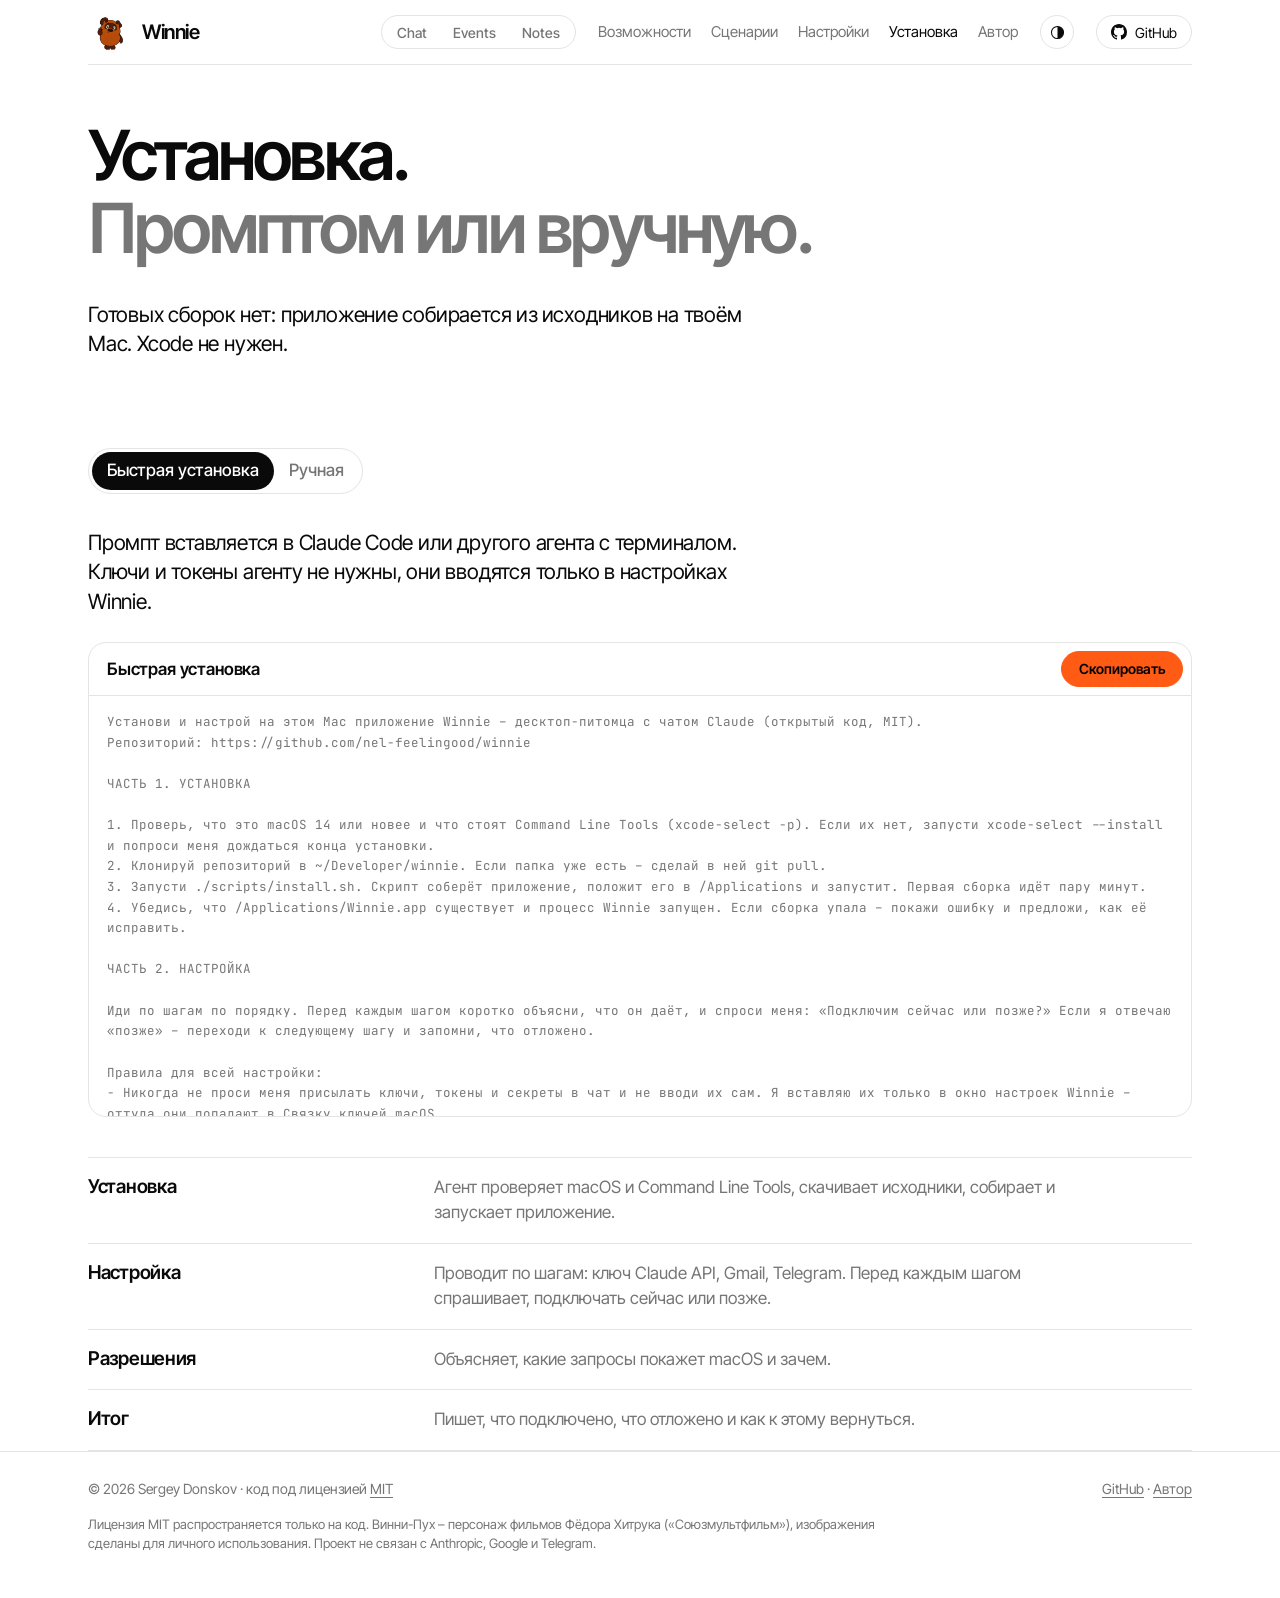
<file: docs/install.html>
<!doctype html>
<html lang="ru" data-theme="light">
<head>
<meta charset="utf-8">
<meta name="viewport" content="width=device-width, initial-scale=1">
<title>Установка – Winnie</title>
<meta name="description" content="Установка Winnie: промптом через ИИ-агента или вручную. Ключ API, разрешения macOS, Gmail, Telegram, MCP, обновление и удаление.">
<meta property="og:title" content="Установка – Winnie">
<meta property="og:description" content="Установка Winnie: промптом через ИИ-агента или вручную. Ключ API, разрешения macOS, Gmail, Telegram, MCP, обновление и удаление.">
<meta property="og:image" content="https://nel-feelingood.github.io/winnie/images/sprites/hover.png">
<meta property="og:url" content="https://nel-feelingood.github.io/winnie/install.html">
<link rel="icon" href="images/favicon.png">
<script>/* Theme before first paint: saved choice, otherwise the system's. */
(function(){var t=null;try{t=localStorage.getItem('theme')}catch(e){}if(t!=='light'&&t!=='dark')t=matchMedia('(prefers-color-scheme: dark)').matches?'dark':'light';document.documentElement.dataset.theme=t})()</script>
<link rel="preconnect" href="https://fonts.googleapis.com"><link rel="preconnect" href="https://fonts.gstatic.com" crossorigin>
<link href="https://fonts.googleapis.com/css2?family=Inter+Tight:wght@400;500;600;700&family=JetBrains+Mono:wght@400;500&display=swap" rel="stylesheet">
<link rel="stylesheet" href="style.css">
</head>
<body>
<div class="w">
  <header class="top">
    <a class="brand" href="index.html"><img src="images/logo.png" alt="" width="44" height="44">Winnie</a>
    <nav class="seg compact" aria-label="Вкладки приложения"><a href="chat.html">Chat</a><a href="events.html">Events</a><a href="notes.html">Notes</a></nav>
    <nav class="top-links"><a href="features.html">Возможности</a><a href="usecases.html">Сценарии</a><a href="settings.html">Настройки</a><a href="install.html" class="on">Установка</a><a href="about.html">Автор</a></nav>
    <button class="pill icon" id="theme" type="button" aria-label="Тема: как в системе"></button>
    <a class="pill gh" href="https://github.com/nel-feelingood/winnie"><svg viewBox="0 0 16 16" aria-hidden="true"><path d="M8 0C3.58 0 0 3.58 0 8c0 3.54 2.29 6.53 5.47 7.59.4.07.55-.17.55-.38 0-.19-.01-.82-.01-1.49-2.01.37-2.53-.49-2.69-.94-.09-.23-.48-.94-.82-1.13-.28-.15-.68-.52-.01-.53.63-.01 1.08.58 1.23.82.72 1.21 1.87.87 2.33.66.07-.52.28-.87.51-1.07-1.78-.2-3.64-.89-3.64-3.95 0-.87.31-1.59.82-2.15-.08-.2-.36-1.02.08-2.12 0 0 .67-.21 2.2.82a7.4 7.4 0 0 1 4 0c1.53-1.04 2.2-.82 2.2-.82.44 1.1.16 1.92.08 2.12.51.56.82 1.27.82 2.15 0 3.07-1.87 3.75-3.65 3.95.29.25.54.73.54 1.48 0 1.07-.01 1.93-.01 2.2 0 .21.15.46.55.38A8.01 8.01 0 0 0 16 8c0-4.42-3.58-8-8-8z"/></svg>GitHub</a>
    <button class="pill icon" id="burger" type="button" aria-label="Меню" aria-expanded="false" aria-controls="drawer"><svg viewBox="0 0 24 24" aria-hidden="true"><path d="M4 8h16M4 16h16"/></svg></button>
  </header>
</div>

<div class="drawer" id="drawer" hidden>
  <div class="drawer-back" data-close></div>
  <nav class="drawer-panel" aria-label="Меню">
    <button class="pill icon" type="button" data-close aria-label="Закрыть меню"><svg viewBox="0 0 24 24" aria-hidden="true"><path d="M6 6l12 12M18 6L6 18"/></svg></button>
    <p class="drawer-label">Вкладки приложения</p>
    <a href="chat.html">Chat</a><a href="events.html">Events</a><a href="notes.html">Notes</a>
    <p class="drawer-label">Сайт</p>
    <a href="features.html">Возможности</a><a href="usecases.html">Сценарии</a><a href="settings.html">Настройки</a><a href="install.html">Установка</a><a href="about.html">Автор</a>
    <a href="https://github.com/nel-feelingood/winnie">GitHub</a>
  </nav>
</div>

<div class="w">
  <h1 class="ph"><span class="l"><i>Установка.</i></span><span class="l"><i>Промптом или вручную.</i></span></h1>
  <p class="sub lone">Готовых сборок нет: приложение собирается из исходников на твоём Mac. Xcode не нужен.</p>
  <div class="seg" role="tablist" id="install-tabs"><button role="tab" aria-selected="true" data-tab="quick">Быстрая установка</button><button role="tab" aria-selected="false" data-tab="manual">Ручная</button></div>
  <div class="tab-panel" data-panel="quick">
    <p class="sub lone">Промпт вставляется в Claude Code или другого агента с терминалом. Ключи и токены агенту не нужны, они вводятся только в настройках Winnie.</p>
    <div class="prompt tall">
        <div class="prompt-head"><span>Быстрая установка</span><button type="button" class="btn small" data-copy="install-prompt"><span class="roll"><span>Скопировать</span><span>Скопировано</span></span></button></div>
        <pre id="install-prompt" tabindex="0">Установи и настрой на этом Mac приложение Winnie – десктоп-питомца с чатом Claude (открытый код, MIT).
Репозиторий: https://github.com/nel-feelingood/winnie

ЧАСТЬ 1. УСТАНОВКА

1. Проверь, что это macOS 14 или новее и что стоят Command Line Tools (xcode-select -p). Если их нет, запусти xcode-select --install и попроси меня дождаться конца установки.
2. Клонируй репозиторий в ~/Developer/winnie. Если папка уже есть – сделай в ней git pull.
3. Запусти ./scripts/install.sh. Скрипт соберёт приложение, положит его в /Applications и запустит. Первая сборка идёт пару минут.
4. Убедись, что /Applications/Winnie.app существует и процесс Winnie запущен. Если сборка упала – покажи ошибку и предложи, как её исправить.

ЧАСТЬ 2. НАСТРОЙКА

Иди по шагам по порядку. Перед каждым шагом коротко объясни, что он даёт, и спроси меня: «Подключим сейчас или позже?» Если я отвечаю «позже» – переходи к следующему шагу и запомни, что отложено.

Правила для всей настройки:
- Никогда не проси меня присылать ключи, токены и секреты в чат и не вводи их сам. Я вставляю их только в окно настроек Winnie – оттуда они попадают в Связку ключей macOS.
- Твоя роль – вести меня: называй одно действие за раз («открой…», «нажми…») и жди, пока я отвечу «готово» или опишу, что вижу.
- Названия пунктов на сторонних сайтах могут немного отличаться – ориентируйся по смыслу.
- Системные настройки безопасности сам не меняй, только объясняй, что нажать.

5. Claude API – нужен, чтобы чат вообще работал.
   - На console.anthropic.com: пополнить баланс (Billing), затем API Keys → Create Key → скопировать ключ.
   - В Winnie: настройки (открываются сами при первом запуске, иначе – шестерёнка в окне чата) → раздел «API» → поле Claude → вставить ключ → «Сохранить». Если macOS спросит про доступ к Связке ключей – «Разрешать всегда».
   - Проверка: кликнуть по Винни и написать «привет» – он должен ответить.

6. Gmail – по желанию; Винни сможет читать почту и делать сводки. Доступ только на чтение, сервис Google бесплатный.
   - На console.cloud.google.com: создать проект → APIs & Services → Library → включить Gmail API.
   - OAuth consent screen: тип External, заполнить название и почту, в Test users добавить свой адрес.
   - Credentials → Create credentials → OAuth client ID → тип Desktop app → появятся Client ID и Client Secret.
   - В Winnie: «API» → «Почта · Gmail» → вставить Client ID и Client Secret → «Войти» → разрешить доступ в браузере. Предупреждение Google о непроверенном приложении – это нормально, приложение моё собственное.
   - Предупреди меня: пока проект в статусе Testing, входить придётся заново раз в 7 дней; кнопка Publish app на экране согласия это убирает.
   - Проверка: спросить Винни «что важного в почте?».

7. Telegram-бот – по желанию; тот же Винни в телефоне и напоминания в Telegram.
   - В Telegram написать @BotFather → /newbot → придумать имя и username → получить токен.
   - В Winnie: «API» → «Telegram» → вставить токен → «Подключить бота» → появится шестизначный код.
   - Отправить этот код своему боту в личном чате – бот привяжется ко мне и больше никому отвечать не будет.
   - Проверка: написать боту «привет». Напомни: бот работает, пока Winnie запущен на Mac.

8. Разрешения macOS. Объясни, что система спросит сама: уведомления – при запуске (нужны для напоминаний); микрофон и распознавание речи – при первом нажатии на микрофон; запись экрана – при первом скриншоте, после выдачи Winnie нужно перезапустить.

9. Итог. Коротко напиши: что установлено, что подключено, что отложено и как к этому вернуться (настройки Winnie → «API»; подробная инструкция: https://nel-feelingood.github.io/winnie/install.html). Упомяни, что MCP-серверы, свои API и сертификат «Winnie Dev» для пересборок описаны там же.</pre>
      </div>
    <ul class="facts">
      <li><b>Установка</b><span>Агент проверяет macOS и Command Line Tools, скачивает исходники, собирает и запускает приложение.</span></li>
      <li><b>Настройка</b><span>Проводит по шагам: ключ Claude API, Gmail, Telegram. Перед каждым шагом спрашивает, подключать сейчас или позже.</span></li>
      <li><b>Разрешения</b><span>Объясняет, какие запросы покажет macOS и зачем.</span></li>
      <li><b>Итог</b><span>Пишет, что подключено, что отложено и как к этому вернуться.</span></li>
    </ul>
  </div>
  <div class="tab-panel" data-panel="manual" hidden>
    <div class="doc"><aside class="side"><nav><a href="#req">Что понадобится</a><a href="#build">Сборка</a><a href="#key">Ключ Anthropic API</a><a href="#perm">Разрешения macOS</a><a href="#cert">Сертификат для подписи</a><a href="#gmail">Gmail</a><a href="#telegram">Telegram-бот</a><a href="#mcp">MCP и свои API</a><a href="#update">Обновление и удаление</a><a href="#trouble">Если что-то не так</a></nav></aside><div>
  <section id="req">
    <div class="head"><span class="n">01</span><h2>Что понадобится</h2></div>
    <ul class="facts">
      <li><b>macOS 14 или новее</b><span>Проверено на macOS 15 и Apple Silicon.</span></li>
      <li><b>Command Line Tools</b><span>Компилятор Swift и git. Xcode не нужен.</span></li>
      <li><b>Ключ Anthropic API</b><span>Приложение бесплатное, запросы к Claude оплачиваются по тарифам Anthropic.</span></li>
    </ul>
  </section>
  <section id="build">
    <div class="head"><span class="n">02</span><h2>Сборка</h2></div>
    <pre class="code">xcode-select --install   <span class="c"># один раз, если ещё не стоят</span>

git clone https://github.com/nel-feelingood/winnie.git
cd winnie
./scripts/install.sh</pre>
    <ul class="facts">
      <li><b>Что делает скрипт</b><span>Собирает релиз, подписывает, кладёт Winnie.app в /Applications, при первой установке раскладывает кадры и запускает приложение.</span></li>
      <li><b>Первая сборка</b><span>Занимает пару минут: скачивается и компилируется одна зависимость.</span></li>
      <li><b>Где искать</b><span>Медведь появляется в правом нижнем углу экрана, значок – в строке меню. В Dock приложения нет.</span></li>
    </ul>
  </section>
  <section id="key">
    <div class="head"><span class="n">03</span><h2>Ключ Anthropic API</h2></div>
    <ul class="facts">
      <li><b>Получить</b><span>console.anthropic.com: пополнить баланс, затем API Keys, Create Key.</span></li>
      <li><b>Вставить</b><span>Настройки открываются сами при первом запуске. Раздел «API», поле Claude, «Сохранить».</span></li>
      <li><b>Связка ключей</b><span>На вопрос macOS о доступе ответить «Разрешать всегда».</span></li>
    </ul>
  </section>
  <section id="perm">
    <div class="head"><span class="n">04</span><h2>Разрешения macOS</h2></div>
    <ul class="facts">
      <li><b>Уведомления</b><span>Для напоминаний. Запрос при запуске.</span></li>
      <li><b>Микрофон и распознавание речи</b><span>Для диктовки. Запрос при первом нажатии на микрофон.</span></li>
      <li><b>Запись экрана</b><span>Для скриншотов. Запрос при первом снимке, после выдачи приложение нужно перезапустить.</span></li>
    </ul>
  </section>
  <section id="cert">
    <div class="head"><span class="n">05</span><h2>Сертификат для подписи</h2></div>
    <ul class="facts">
      <li><b>Зачем</b><span>Без него macOS после каждой пересборки считает приложение новым и заново спрашивает доступы.</span></li>
      <li><b>Создать</b><span>Связка ключей, Ассистент сертификации, Создать сертификат. Имя Winnie Dev, тип «Самоподписанный корневой», «Подпись кода».</span></li>
      <li><b>Применить</b><span>Запустить ./scripts/install.sh ещё раз, скрипт найдёт сертификат сам.</span></li>
    </ul>
  </section>
  <section id="gmail">
    <div class="head"><span class="n">06</span><h2>Gmail</h2></div>
    <ul class="facts">
      <li><b>Проект</b><span>console.cloud.google.com: создать проект и включить Gmail API.</span></li>
      <li><b>Экран согласия</b><span>Тип External, в тестовые пользователи добавить свой адрес.</span></li>
      <li><b>Клиент</b><span>Credentials, OAuth client ID, тип Desktop app.</span></li>
      <li><b>В Winnie</b><span>«API», «Почта · Gmail»: вставить Client ID и Client Secret, «Войти», разрешить доступ в браузере.</span></li>
      <li><b>Срок входа</b><span>Пока проект в статусе Testing, вход повторяется раз в 7 дней. Кнопка Publish app это убирает.</span></li>
    </ul>
  </section>
  <section id="telegram">
    <div class="head"><span class="n">07</span><h2>Telegram-бот</h2></div>
    <ul class="facts">
      <li><b>Бот</b><span>В Telegram написать @BotFather, команда /newbot, получить токен.</span></li>
      <li><b>В Winnie</b><span>«API», «Telegram»: вставить токен, «Подключить бота». Появится шестизначный код.</span></li>
      <li><b>Привязка</b><span>Отправить код своему боту в личном чате. После пяти неверных кодов код меняется.</span></li>
      <li><b>Ограничения</b><span>Бот работает, пока Winnie запущен на Mac, и принимает только текст.</span></li>
    </ul>
  </section>
  <section id="mcp">
    <div class="head"><span class="n">08</span><h2>MCP и свои API</h2></div>
    <ul class="facts">
      <li><b>MCP</b><span>Раздел «MCP»: адрес сервера. Вход по токену или через браузер.</span></li>
      <li><b>Свои API</b><span>Раздел «API»: адрес, описание для медведя, токен. По умолчанию только чтение.</span></li>
    </ul>
  </section>
  <section id="update">
    <div class="head"><span class="n">09</span><h2>Обновление и удаление</h2></div>
    <pre class="code">cd winnie && git pull && ./scripts/install.sh   <span class="c"># обновить</span></pre>
    <pre class="code">pkill -x Winnie
rm -rf /Applications/Winnie.app
rm -rf ~/Library/Application\ Support/Winnie   <span class="c"># чаты, заметки, события, память</span>
defaults delete local.winnie.pet               <span class="c"># настройки</span>
tccutil reset All local.winnie.pet             <span class="c"># разрешения</span></pre>
    <ul class="facts">
      <li><b>Секреты</b><span>Удаляются в Связке ключей: записи сервиса local.winnie.pet.</span></li>
    </ul>
  </section>
  <section id="trouble">
    <div class="head"><span class="n">10</span><h2>Если что-то не так</h2></div>
    <ul class="facts">
      <li><b>Не видно значка в строке меню</b><span>На MacBook с вырезом значок уходит под вырез. Закрыть лишние значки или перетащить его с зажатым ⌘.</span></li>
      <li><b>Связка ключей спрашивает после каждой сборки</b><span>Создать сертификат Winnie Dev и ответить «Разрешать всегда».</span></li>
      <li><b>Запись экрана спрашивают снова</b><span>tccutil reset ScreenCapture local.winnie.pet, выдать разрешение заново, перезапустить.</span></li>
      <li><b>Напоминания не всплывают</b><span>Системные настройки, Уведомления, Winnie: включить, стиль «Предупреждения».</span></li>
      <li><b>Вместо медведя коричневый овал</b><span>swift scripts/import-sprites.swift в папке проекта, затем «Перезагрузить спрайты» в меню значка.</span></li>
    </ul>
  </section>
</div></div>
  </div>

</div>

<footer><div class="w">
  <span>© 2026 Sergey Donskov · код под лицензией <a href="https://github.com/nel-feelingood/winnie/blob/main/LICENSE">MIT</a></span>
  <span><a href="https://github.com/nel-feelingood/winnie">GitHub</a> · <a href="about.html">Автор</a></span>
  <p>Лицензия MIT распространяется только на код. Винни-Пух – персонаж фильмов Фёдора Хитрука («Союзмультфильм»), изображения сделаны для личного использования. Проект не связан с Anthropic, Google и Telegram.</p>
</div></footer>
<script src="site.js"></script>
</body>
</html>
</file>
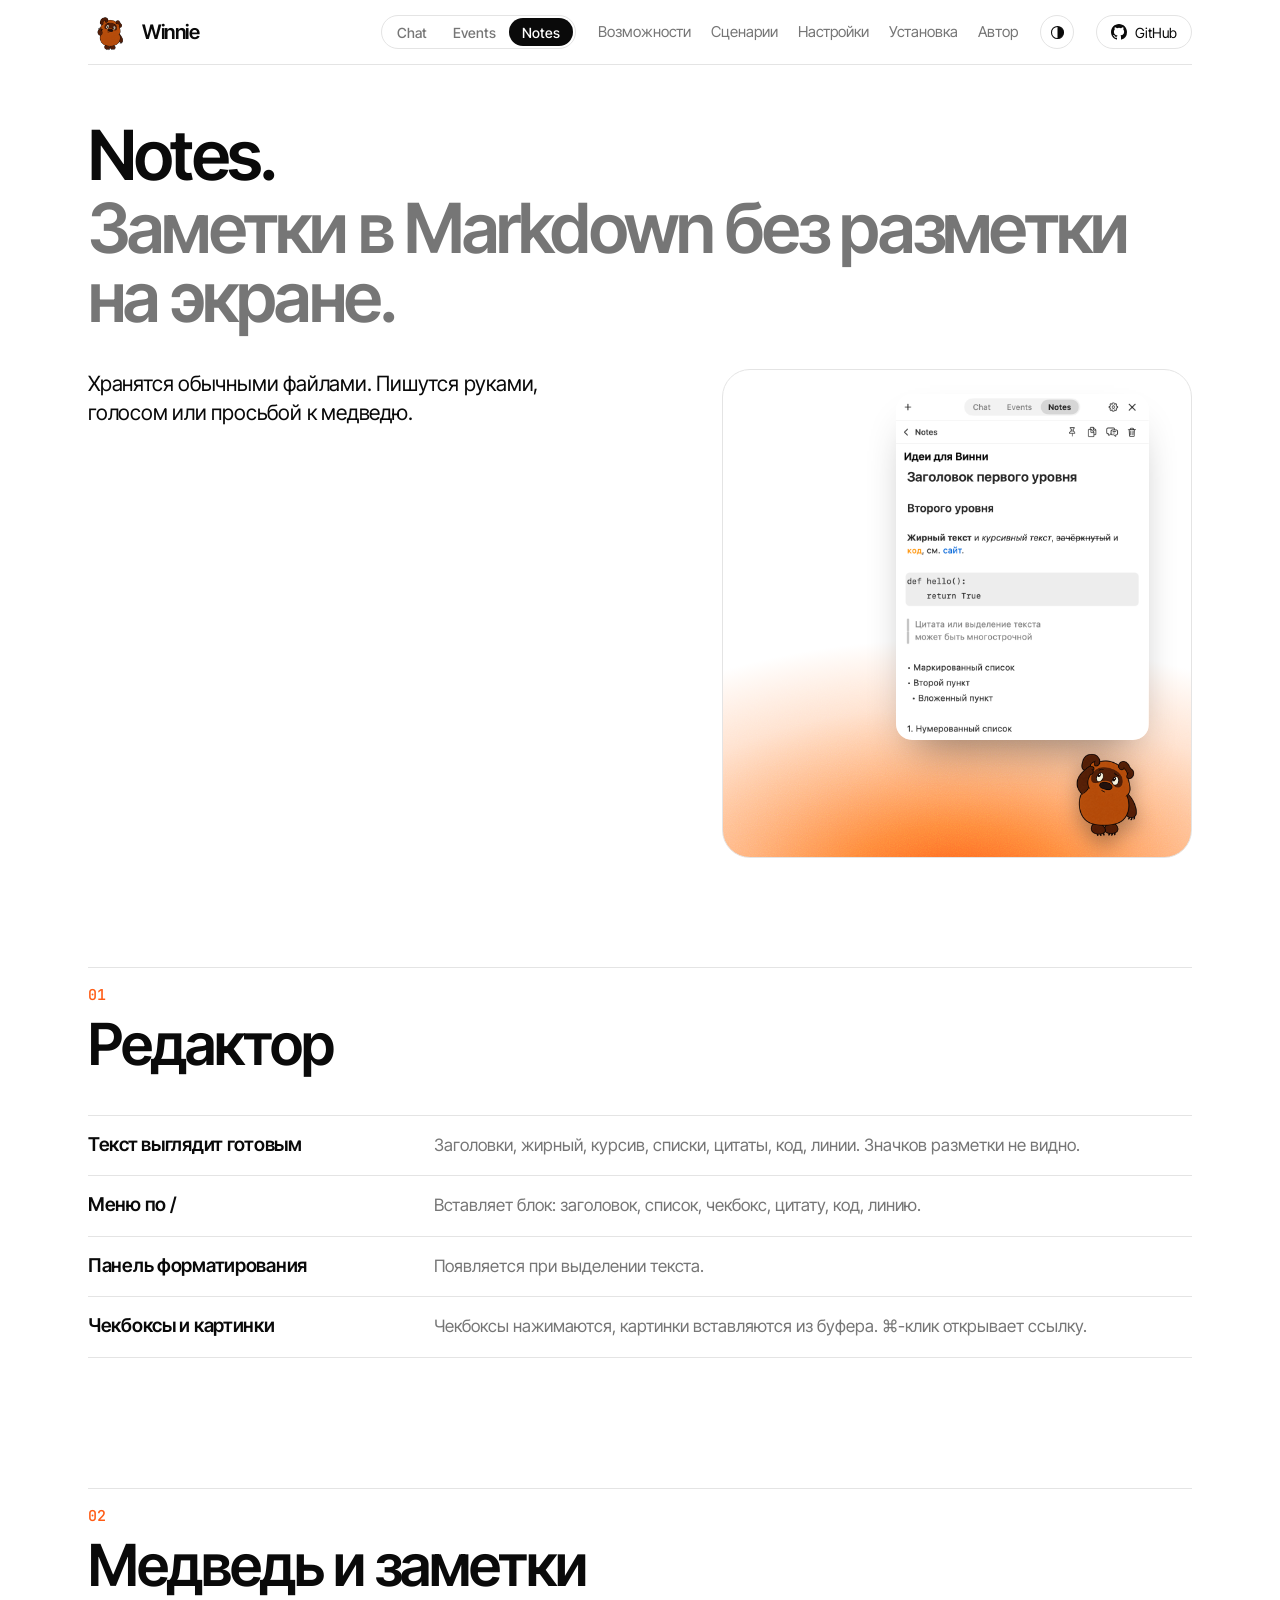
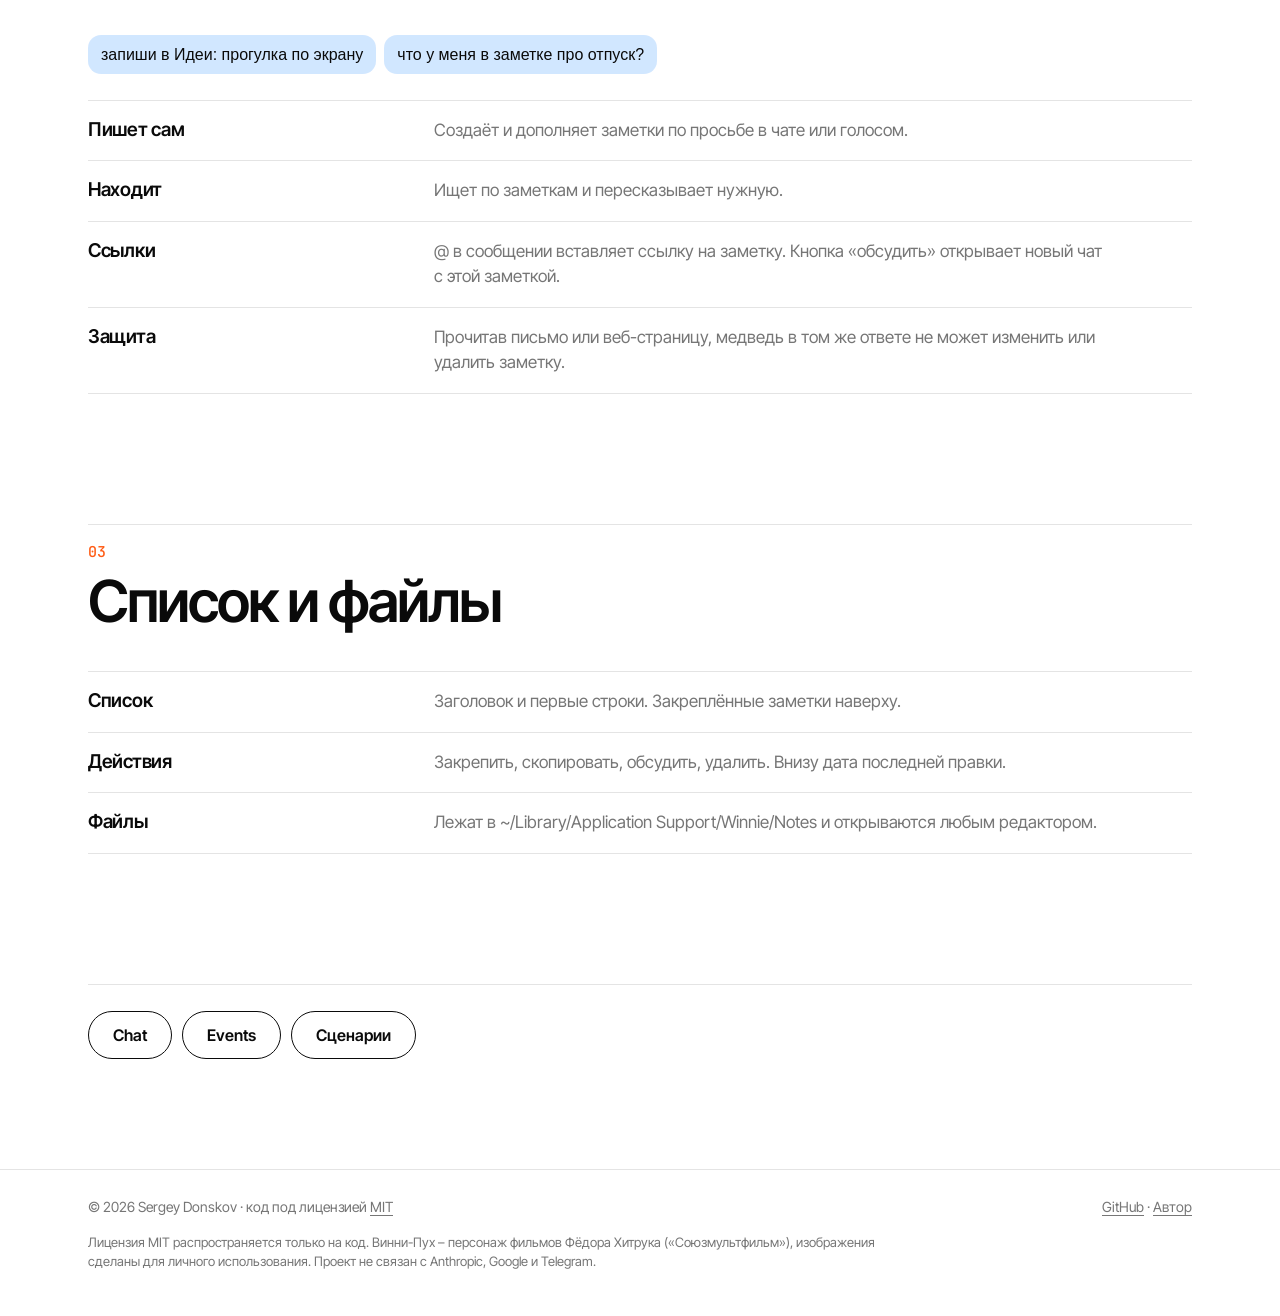
<file: docs/notes.html>
<!doctype html>
<html lang="ru" data-theme="light">
<head>
<meta charset="utf-8">
<meta name="viewport" content="width=device-width, initial-scale=1">
<title>Notes – Winnie</title>
<meta name="description" content="Вкладка Notes в Winnie: заметки в Markdown-файлах, редактор без видимой разметки, меню по /, чекбоксы, картинки, медведь пишет и находит заметки сам.">
<meta property="og:title" content="Notes – Winnie">
<meta property="og:description" content="Вкладка Notes в Winnie: заметки в Markdown-файлах, редактор без видимой разметки, меню по /, чекбоксы, картинки, медведь пишет и находит заметки сам.">
<meta property="og:image" content="https://nel-feelingood.github.io/winnie/images/sprites/hover.png">
<meta property="og:url" content="https://nel-feelingood.github.io/winnie/notes.html">
<link rel="icon" href="images/favicon.png">
<script>/* Theme before first paint: saved choice, otherwise the system's. */
(function(){var t=null;try{t=localStorage.getItem('theme')}catch(e){}if(t!=='light'&&t!=='dark')t=matchMedia('(prefers-color-scheme: dark)').matches?'dark':'light';document.documentElement.dataset.theme=t})()</script>
<link rel="preconnect" href="https://fonts.googleapis.com"><link rel="preconnect" href="https://fonts.gstatic.com" crossorigin>
<link href="https://fonts.googleapis.com/css2?family=Inter+Tight:wght@400;500;600;700&family=JetBrains+Mono:wght@400;500&display=swap" rel="stylesheet">
<link rel="stylesheet" href="style.css">
</head>
<body>
<div class="w">
  <header class="top">
    <a class="brand" href="index.html"><img src="images/logo.png" alt="" width="44" height="44">Winnie</a>
    <nav class="seg compact" aria-label="Вкладки приложения"><a href="chat.html">Chat</a><a href="events.html">Events</a><a href="notes.html" class="on">Notes</a></nav>
    <nav class="top-links"><a href="features.html">Возможности</a><a href="usecases.html">Сценарии</a><a href="settings.html">Настройки</a><a href="install.html">Установка</a><a href="about.html">Автор</a></nav>
    <button class="pill icon" id="theme" type="button" aria-label="Тема: как в системе"></button>
    <a class="pill gh" href="https://github.com/nel-feelingood/winnie"><svg viewBox="0 0 16 16" aria-hidden="true"><path d="M8 0C3.58 0 0 3.58 0 8c0 3.54 2.29 6.53 5.47 7.59.4.07.55-.17.55-.38 0-.19-.01-.82-.01-1.49-2.01.37-2.53-.49-2.69-.94-.09-.23-.48-.94-.82-1.13-.28-.15-.68-.52-.01-.53.63-.01 1.08.58 1.23.82.72 1.21 1.87.87 2.33.66.07-.52.28-.87.51-1.07-1.78-.2-3.64-.89-3.64-3.95 0-.87.31-1.59.82-2.15-.08-.2-.36-1.02.08-2.12 0 0 .67-.21 2.2.82a7.4 7.4 0 0 1 4 0c1.53-1.04 2.2-.82 2.2-.82.44 1.1.16 1.92.08 2.12.51.56.82 1.27.82 2.15 0 3.07-1.87 3.75-3.65 3.95.29.25.54.73.54 1.48 0 1.07-.01 1.93-.01 2.2 0 .21.15.46.55.38A8.01 8.01 0 0 0 16 8c0-4.42-3.58-8-8-8z"/></svg>GitHub</a>
    <button class="pill icon" id="burger" type="button" aria-label="Меню" aria-expanded="false" aria-controls="drawer"><svg viewBox="0 0 24 24" aria-hidden="true"><path d="M4 8h16M4 16h16"/></svg></button>
  </header>
</div>

<div class="drawer" id="drawer" hidden>
  <div class="drawer-back" data-close></div>
  <nav class="drawer-panel" aria-label="Меню">
    <button class="pill icon" type="button" data-close aria-label="Закрыть меню"><svg viewBox="0 0 24 24" aria-hidden="true"><path d="M6 6l12 12M18 6L6 18"/></svg></button>
    <p class="drawer-label">Вкладки приложения</p>
    <a href="chat.html">Chat</a><a href="events.html">Events</a><a href="notes.html">Notes</a>
    <p class="drawer-label">Сайт</p>
    <a href="features.html">Возможности</a><a href="usecases.html">Сценарии</a><a href="settings.html">Настройки</a><a href="install.html">Установка</a><a href="about.html">Автор</a>
    <a href="https://github.com/nel-feelingood/winnie">GitHub</a>
  </nav>
</div>

<div class="w">
  <h1 class="ph"><span class="l"><i>Notes.</i></span><span class="l"><i>Заметки в Markdown без разметки на экране.</i></span></h1>
  <div class="hero inner">
    <div><p class="sub">Хранятся обычными файлами. Пишутся руками, голосом или просьбой к медведю.</p></div>
    <div class="scene" role="img" aria-label="Окно приложения и медведь"><div class="panel"><div class="slot on"><img class="only-light" src="images/app/note-light.png" alt="" loading="lazy"><img class="only-dark" src="images/app/note-dark.png" alt="" loading="lazy"></div></div><img class="pet" src="images/sprites/thinking.png" alt=""></div>
  </div>
  <section>
    <div class="head"><span class="n">01</span><h2>Редактор</h2></div>
    <ul class="facts">
      <li><b>Текст выглядит готовым</b><span>Заголовки, жирный, курсив, списки, цитаты, код, линии. Значков разметки не видно.</span></li>
      <li><b>Меню по /</b><span>Вставляет блок: заголовок, список, чекбокс, цитату, код, линию.</span></li>
      <li><b>Панель форматирования</b><span>Появляется при выделении текста.</span></li>
      <li><b>Чекбоксы и картинки</b><span>Чекбоксы нажимаются, картинки вставляются из буфера. ⌘-клик открывает ссылку.</span></li>
    </ul>
  </section>
  <section>
    <div class="head"><span class="n">02</span><h2>Медведь и заметки</h2></div>
    <div class="says"><span>запиши в Идеи: прогулка по экрану</span><span>что у меня в заметке про отпуск?</span></div>
    <ul class="facts">
      <li><b>Пишет сам</b><span>Создаёт и дополняет заметки по просьбе в чате или голосом.</span></li>
      <li><b>Находит</b><span>Ищет по заметкам и пересказывает нужную.</span></li>
      <li><b>Ссылки</b><span>@ в сообщении вставляет ссылку на заметку. Кнопка «обсудить» открывает новый чат с этой заметкой.</span></li>
      <li><b>Защита</b><span>Прочитав письмо или веб-страницу, медведь в том же ответе не может изменить или удалить заметку.</span></li>
    </ul>
  </section>
  <section>
    <div class="head"><span class="n">03</span><h2>Список и файлы</h2></div>
    <ul class="facts">
      <li><b>Список</b><span>Заголовок и первые строки. Закреплённые заметки наверху.</span></li>
      <li><b>Действия</b><span>Закрепить, скопировать, обсудить, удалить. Внизу дата последней правки.</span></li>
      <li><b>Файлы</b><span>Лежат в ~/Library/Application Support/Winnie/Notes и открываются любым редактором.</span></li>
    </ul>
  </section>
  <div class="next"><a class="btn ghost" href="chat.html">Chat</a><a class="btn ghost" href="events.html">Events</a><a class="btn ghost" href="usecases.html">Сценарии</a></div>

</div>

<footer><div class="w">
  <span>© 2026 Sergey Donskov · код под лицензией <a href="https://github.com/nel-feelingood/winnie/blob/main/LICENSE">MIT</a></span>
  <span><a href="https://github.com/nel-feelingood/winnie">GitHub</a> · <a href="about.html">Автор</a></span>
  <p>Лицензия MIT распространяется только на код. Винни-Пух – персонаж фильмов Фёдора Хитрука («Союзмультфильм»), изображения сделаны для личного использования. Проект не связан с Anthropic, Google и Telegram.</p>
</div></footer>
<script src="site.js"></script>
</body>
</html>
</file>
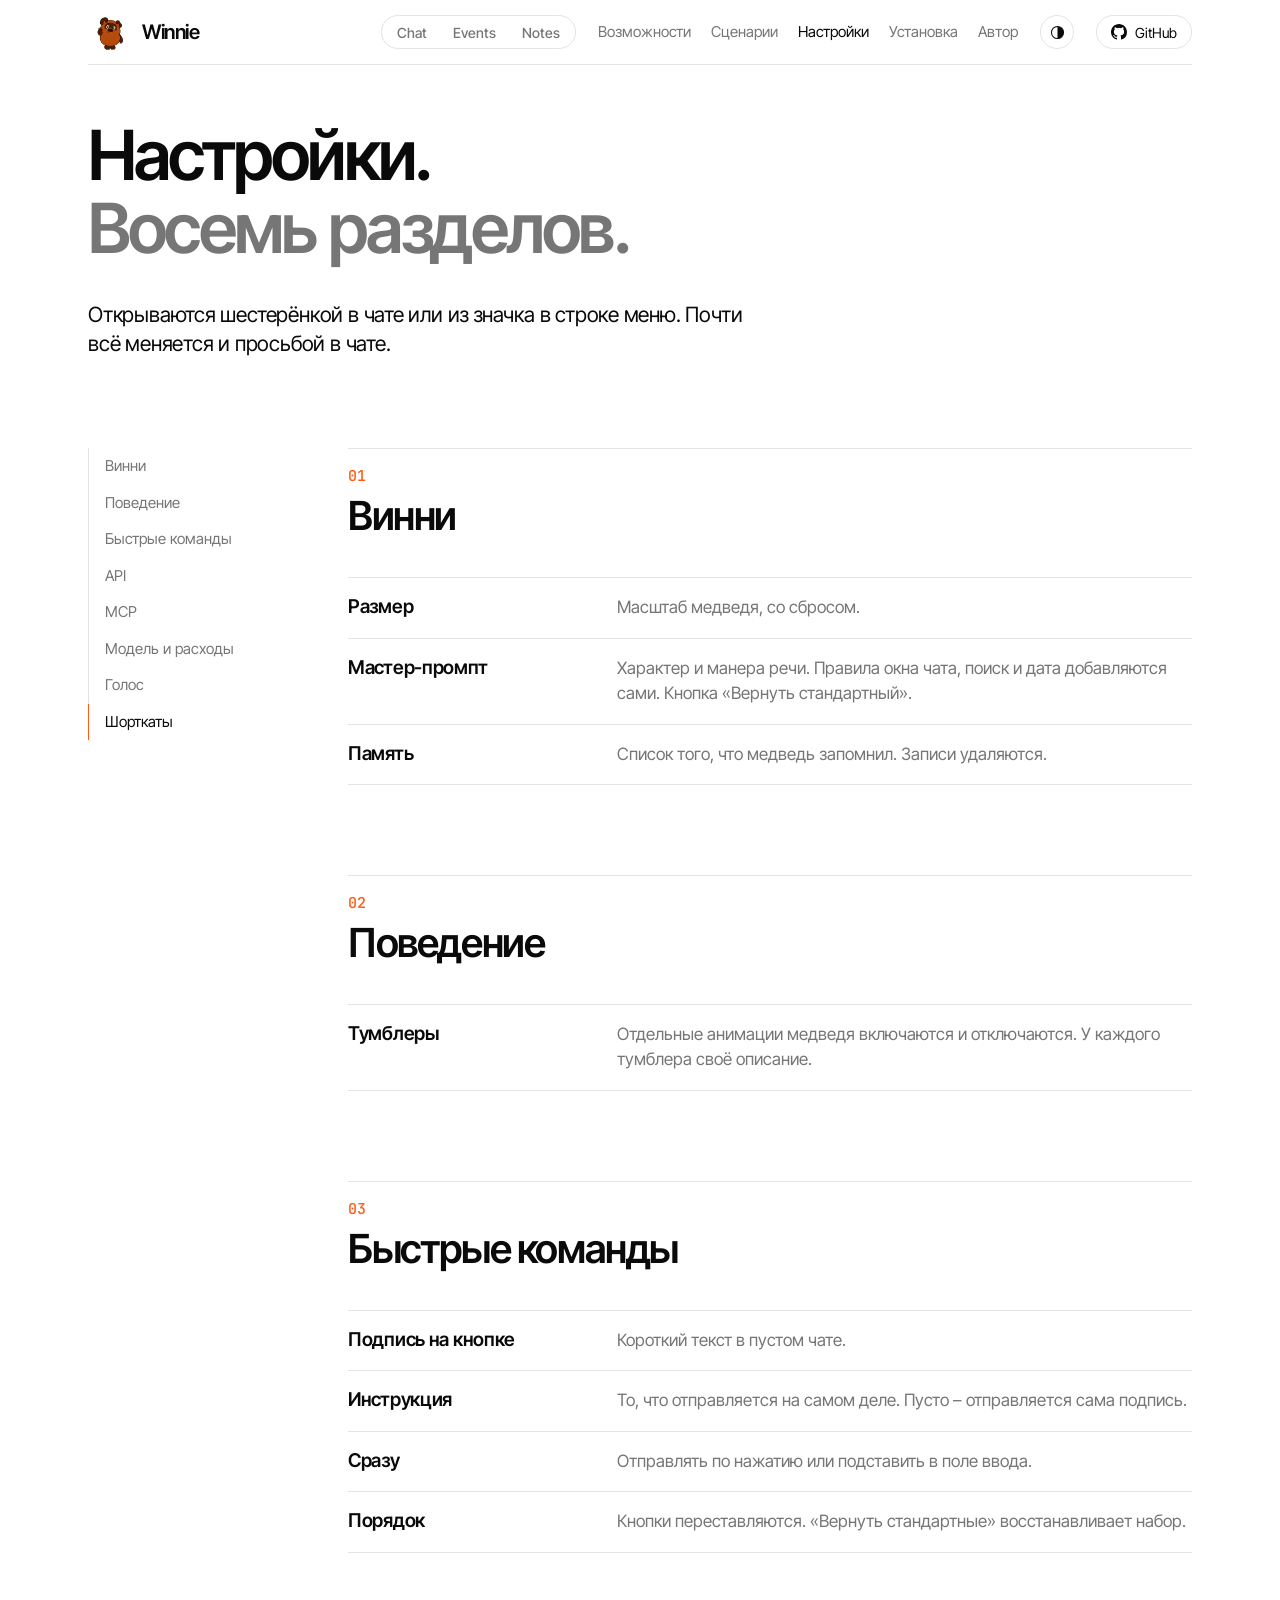
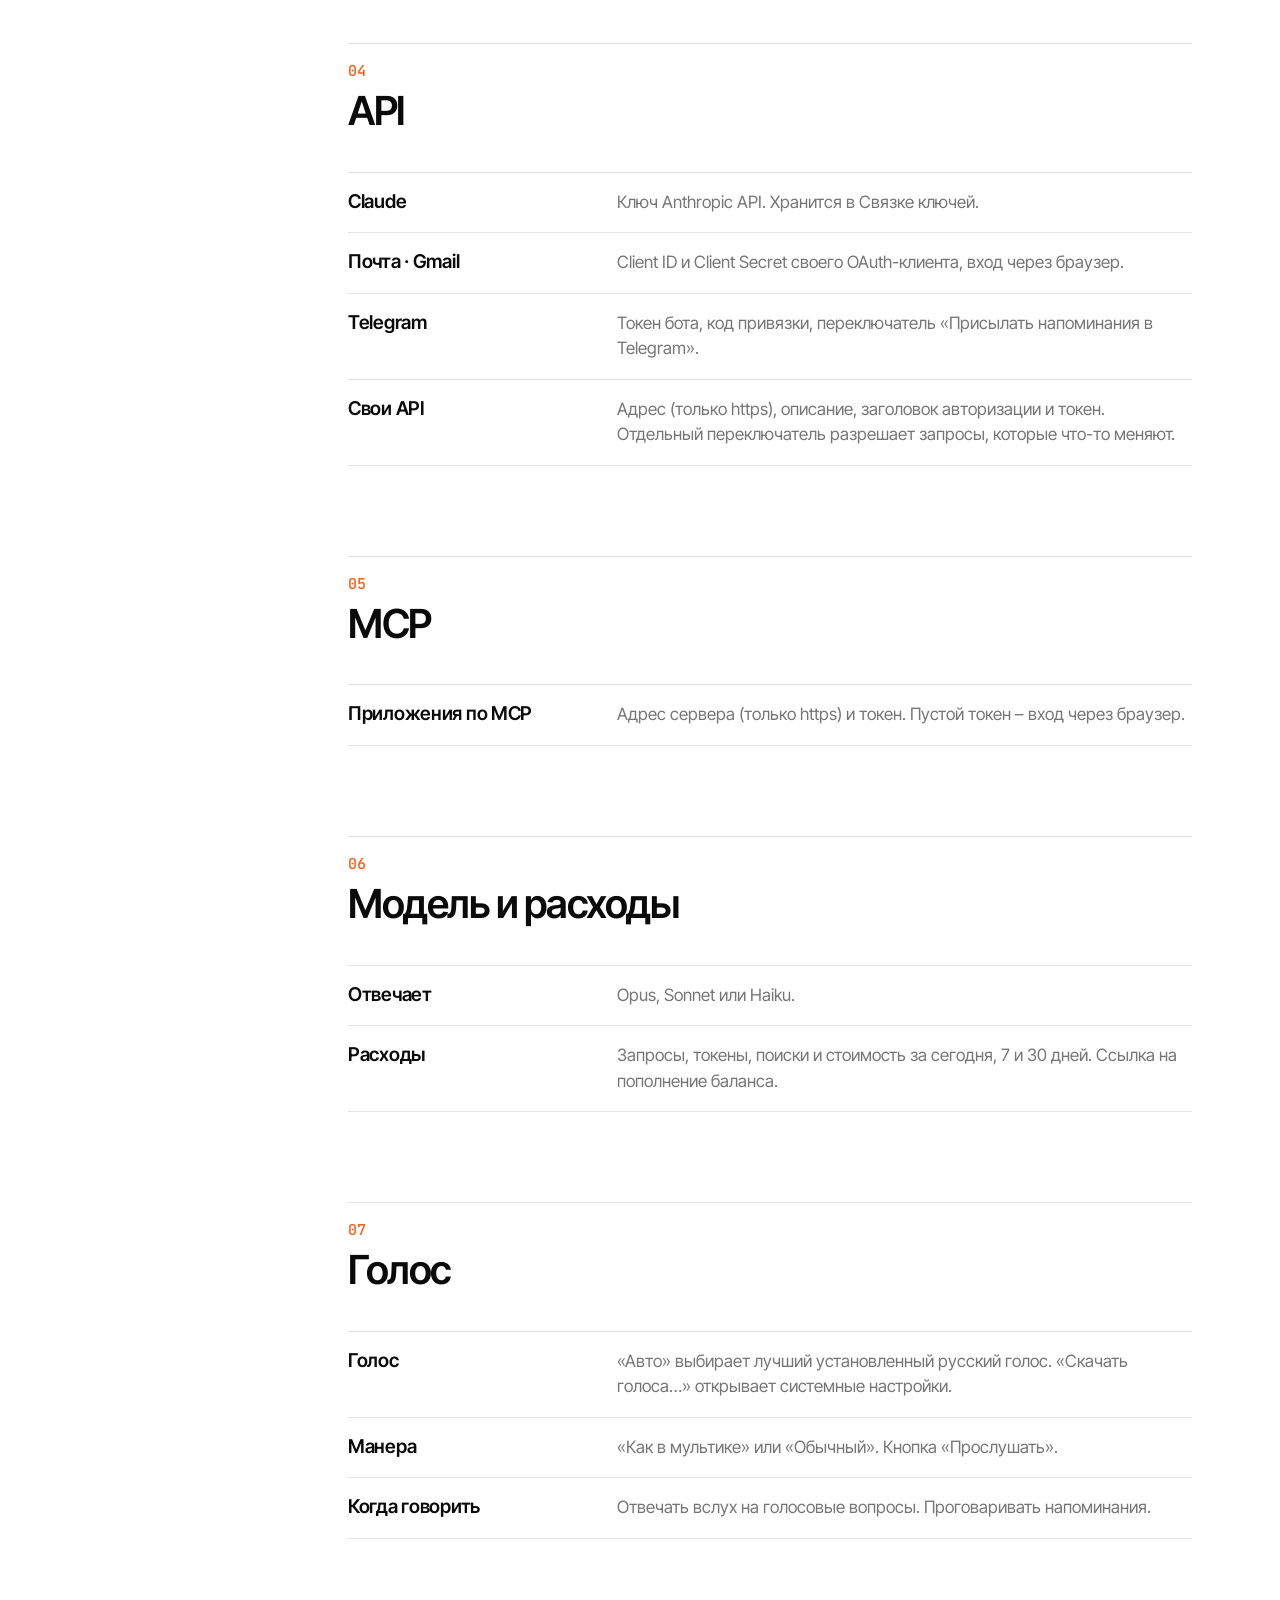
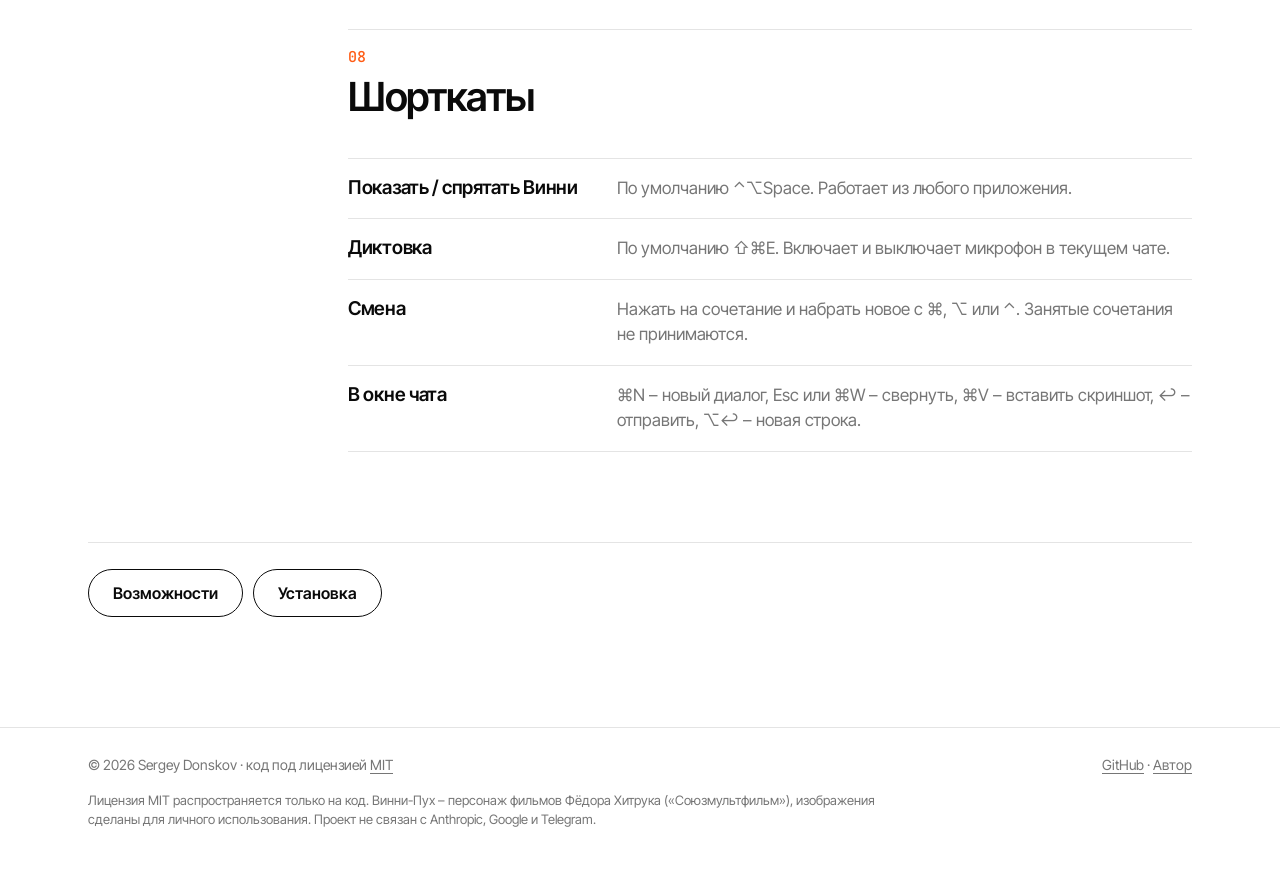
<file: docs/settings.html>
<!doctype html>
<html lang="ru" data-theme="light">
<head>
<meta charset="utf-8">
<meta name="viewport" content="width=device-width, initial-scale=1">
<title>Настройки – Winnie</title>
<meta name="description" content="Настройки Winnie по разделам: Винни, поведение, быстрые команды, API, MCP, модель и расходы, голос, шорткаты.">
<meta property="og:title" content="Настройки – Winnie">
<meta property="og:description" content="Настройки Winnie по разделам: Винни, поведение, быстрые команды, API, MCP, модель и расходы, голос, шорткаты.">
<meta property="og:image" content="https://nel-feelingood.github.io/winnie/images/sprites/hover.png">
<meta property="og:url" content="https://nel-feelingood.github.io/winnie/settings.html">
<link rel="icon" href="images/favicon.png">
<script>/* Theme before first paint: saved choice, otherwise the system's. */
(function(){var t=null;try{t=localStorage.getItem('theme')}catch(e){}if(t!=='light'&&t!=='dark')t=matchMedia('(prefers-color-scheme: dark)').matches?'dark':'light';document.documentElement.dataset.theme=t})()</script>
<link rel="preconnect" href="https://fonts.googleapis.com"><link rel="preconnect" href="https://fonts.gstatic.com" crossorigin>
<link href="https://fonts.googleapis.com/css2?family=Inter+Tight:wght@400;500;600;700&family=JetBrains+Mono:wght@400;500&display=swap" rel="stylesheet">
<link rel="stylesheet" href="style.css">
</head>
<body>
<div class="w">
  <header class="top">
    <a class="brand" href="index.html"><img src="images/logo.png" alt="" width="44" height="44">Winnie</a>
    <nav class="seg compact" aria-label="Вкладки приложения"><a href="chat.html">Chat</a><a href="events.html">Events</a><a href="notes.html">Notes</a></nav>
    <nav class="top-links"><a href="features.html">Возможности</a><a href="usecases.html">Сценарии</a><a href="settings.html" class="on">Настройки</a><a href="install.html">Установка</a><a href="about.html">Автор</a></nav>
    <button class="pill icon" id="theme" type="button" aria-label="Тема: как в системе"></button>
    <a class="pill gh" href="https://github.com/nel-feelingood/winnie"><svg viewBox="0 0 16 16" aria-hidden="true"><path d="M8 0C3.58 0 0 3.58 0 8c0 3.54 2.29 6.53 5.47 7.59.4.07.55-.17.55-.38 0-.19-.01-.82-.01-1.49-2.01.37-2.53-.49-2.69-.94-.09-.23-.48-.94-.82-1.13-.28-.15-.68-.52-.01-.53.63-.01 1.08.58 1.23.82.72 1.21 1.87.87 2.33.66.07-.52.28-.87.51-1.07-1.78-.2-3.64-.89-3.64-3.95 0-.87.31-1.59.82-2.15-.08-.2-.36-1.02.08-2.12 0 0 .67-.21 2.2.82a7.4 7.4 0 0 1 4 0c1.53-1.04 2.2-.82 2.2-.82.44 1.1.16 1.92.08 2.12.51.56.82 1.27.82 2.15 0 3.07-1.87 3.75-3.65 3.95.29.25.54.73.54 1.48 0 1.07-.01 1.93-.01 2.2 0 .21.15.46.55.38A8.01 8.01 0 0 0 16 8c0-4.42-3.58-8-8-8z"/></svg>GitHub</a>
    <button class="pill icon" id="burger" type="button" aria-label="Меню" aria-expanded="false" aria-controls="drawer"><svg viewBox="0 0 24 24" aria-hidden="true"><path d="M4 8h16M4 16h16"/></svg></button>
  </header>
</div>

<div class="drawer" id="drawer" hidden>
  <div class="drawer-back" data-close></div>
  <nav class="drawer-panel" aria-label="Меню">
    <button class="pill icon" type="button" data-close aria-label="Закрыть меню"><svg viewBox="0 0 24 24" aria-hidden="true"><path d="M6 6l12 12M18 6L6 18"/></svg></button>
    <p class="drawer-label">Вкладки приложения</p>
    <a href="chat.html">Chat</a><a href="events.html">Events</a><a href="notes.html">Notes</a>
    <p class="drawer-label">Сайт</p>
    <a href="features.html">Возможности</a><a href="usecases.html">Сценарии</a><a href="settings.html">Настройки</a><a href="install.html">Установка</a><a href="about.html">Автор</a>
    <a href="https://github.com/nel-feelingood/winnie">GitHub</a>
  </nav>
</div>

<div class="w">
  <h1 class="ph"><span class="l"><i>Настройки.</i></span><span class="l"><i>Восемь разделов.</i></span></h1>
  <p class="sub lone">Открываются шестерёнкой в чате или из значка в строке меню. Почти всё меняется и просьбой в чате.</p>
  <div class="doc"><aside class="side"><nav><a href="#s-winnie">Винни</a><a href="#s-behaviour">Поведение</a><a href="#s-quick">Быстрые команды</a><a href="#s-api">API</a><a href="#s-mcp">MCP</a><a href="#s-model">Модель и расходы</a><a href="#s-voice">Голос</a><a href="#s-keys">Шорткаты</a></nav></aside><div>
  <section id="s-winnie">
    <div class="head"><span class="n">01</span><h2>Винни</h2></div>
    <ul class="facts">
      <li><b>Размер</b><span>Масштаб медведя, со сбросом.</span></li>
      <li><b>Мастер-промпт</b><span>Характер и манера речи. Правила окна чата, поиск и дата добавляются сами. Кнопка «Вернуть стандартный».</span></li>
      <li><b>Память</b><span>Список того, что медведь запомнил. Записи удаляются.</span></li>
    </ul>
  </section>
  <section id="s-behaviour">
    <div class="head"><span class="n">02</span><h2>Поведение</h2></div>
    <ul class="facts">
      <li><b>Тумблеры</b><span>Отдельные анимации медведя включаются и отключаются. У каждого тумблера своё описание.</span></li>
    </ul>
  </section>
  <section id="s-quick">
    <div class="head"><span class="n">03</span><h2>Быстрые команды</h2></div>
    <ul class="facts">
      <li><b>Подпись на кнопке</b><span>Короткий текст в пустом чате.</span></li>
      <li><b>Инструкция</b><span>То, что отправляется на самом деле. Пусто – отправляется сама подпись.</span></li>
      <li><b>Сразу</b><span>Отправлять по нажатию или подставить в поле ввода.</span></li>
      <li><b>Порядок</b><span>Кнопки переставляются. «Вернуть стандартные» восстанавливает набор.</span></li>
    </ul>
  </section>
  <section id="s-api">
    <div class="head"><span class="n">04</span><h2>API</h2></div>
    <ul class="facts">
      <li><b>Claude</b><span>Ключ Anthropic API. Хранится в Связке ключей.</span></li>
      <li><b>Почта · Gmail</b><span>Client ID и Client Secret своего OAuth-клиента, вход через браузер.</span></li>
      <li><b>Telegram</b><span>Токен бота, код привязки, переключатель «Присылать напоминания в Telegram».</span></li>
      <li><b>Свои API</b><span>Адрес (только https), описание, заголовок авторизации и токен. Отдельный переключатель разрешает запросы, которые что-то меняют.</span></li>
    </ul>
  </section>
  <section id="s-mcp">
    <div class="head"><span class="n">05</span><h2>MCP</h2></div>
    <ul class="facts">
      <li><b>Приложения по MCP</b><span>Адрес сервера (только https) и токен. Пустой токен – вход через браузер.</span></li>
    </ul>
  </section>
  <section id="s-model">
    <div class="head"><span class="n">06</span><h2>Модель и расходы</h2></div>
    <ul class="facts">
      <li><b>Отвечает</b><span>Opus, Sonnet или Haiku.</span></li>
      <li><b>Расходы</b><span>Запросы, токены, поиски и стоимость за сегодня, 7 и 30 дней. Ссылка на пополнение баланса.</span></li>
    </ul>
  </section>
  <section id="s-voice">
    <div class="head"><span class="n">07</span><h2>Голос</h2></div>
    <ul class="facts">
      <li><b>Голос</b><span>«Авто» выбирает лучший установленный русский голос. «Скачать голоса…» открывает системные настройки.</span></li>
      <li><b>Манера</b><span>«Как в мультике» или «Обычный». Кнопка «Прослушать».</span></li>
      <li><b>Когда говорить</b><span>Отвечать вслух на голосовые вопросы. Проговаривать напоминания.</span></li>
    </ul>
  </section>
  <section id="s-keys">
    <div class="head"><span class="n">08</span><h2>Шорткаты</h2></div>
    <ul class="facts">
      <li><b>Показать / спрятать Винни</b><span>По умолчанию ⌃⌥Space. Работает из любого приложения.</span></li>
      <li><b>Диктовка</b><span>По умолчанию ⇧⌘E. Включает и выключает микрофон в текущем чате.</span></li>
      <li><b>Смена</b><span>Нажать на сочетание и набрать новое с ⌘, ⌥ или ⌃. Занятые сочетания не принимаются.</span></li>
      <li><b>В окне чата</b><span>⌘N – новый диалог, Esc или ⌘W – свернуть, ⌘V – вставить скриншот, ↩ – отправить, ⌥↩ – новая строка.</span></li>
    </ul>
  </section>
</div></div>
  <div class="next"><a class="btn ghost" href="features.html">Возможности</a><a class="btn ghost" href="install.html">Установка</a></div>

</div>

<footer><div class="w">
  <span>© 2026 Sergey Donskov · код под лицензией <a href="https://github.com/nel-feelingood/winnie/blob/main/LICENSE">MIT</a></span>
  <span><a href="https://github.com/nel-feelingood/winnie">GitHub</a> · <a href="about.html">Автор</a></span>
  <p>Лицензия MIT распространяется только на код. Винни-Пух – персонаж фильмов Фёдора Хитрука («Союзмультфильм»), изображения сделаны для личного использования. Проект не связан с Anthropic, Google и Telegram.</p>
</div></footer>
<script src="site.js"></script>
</body>
</html>
</file>
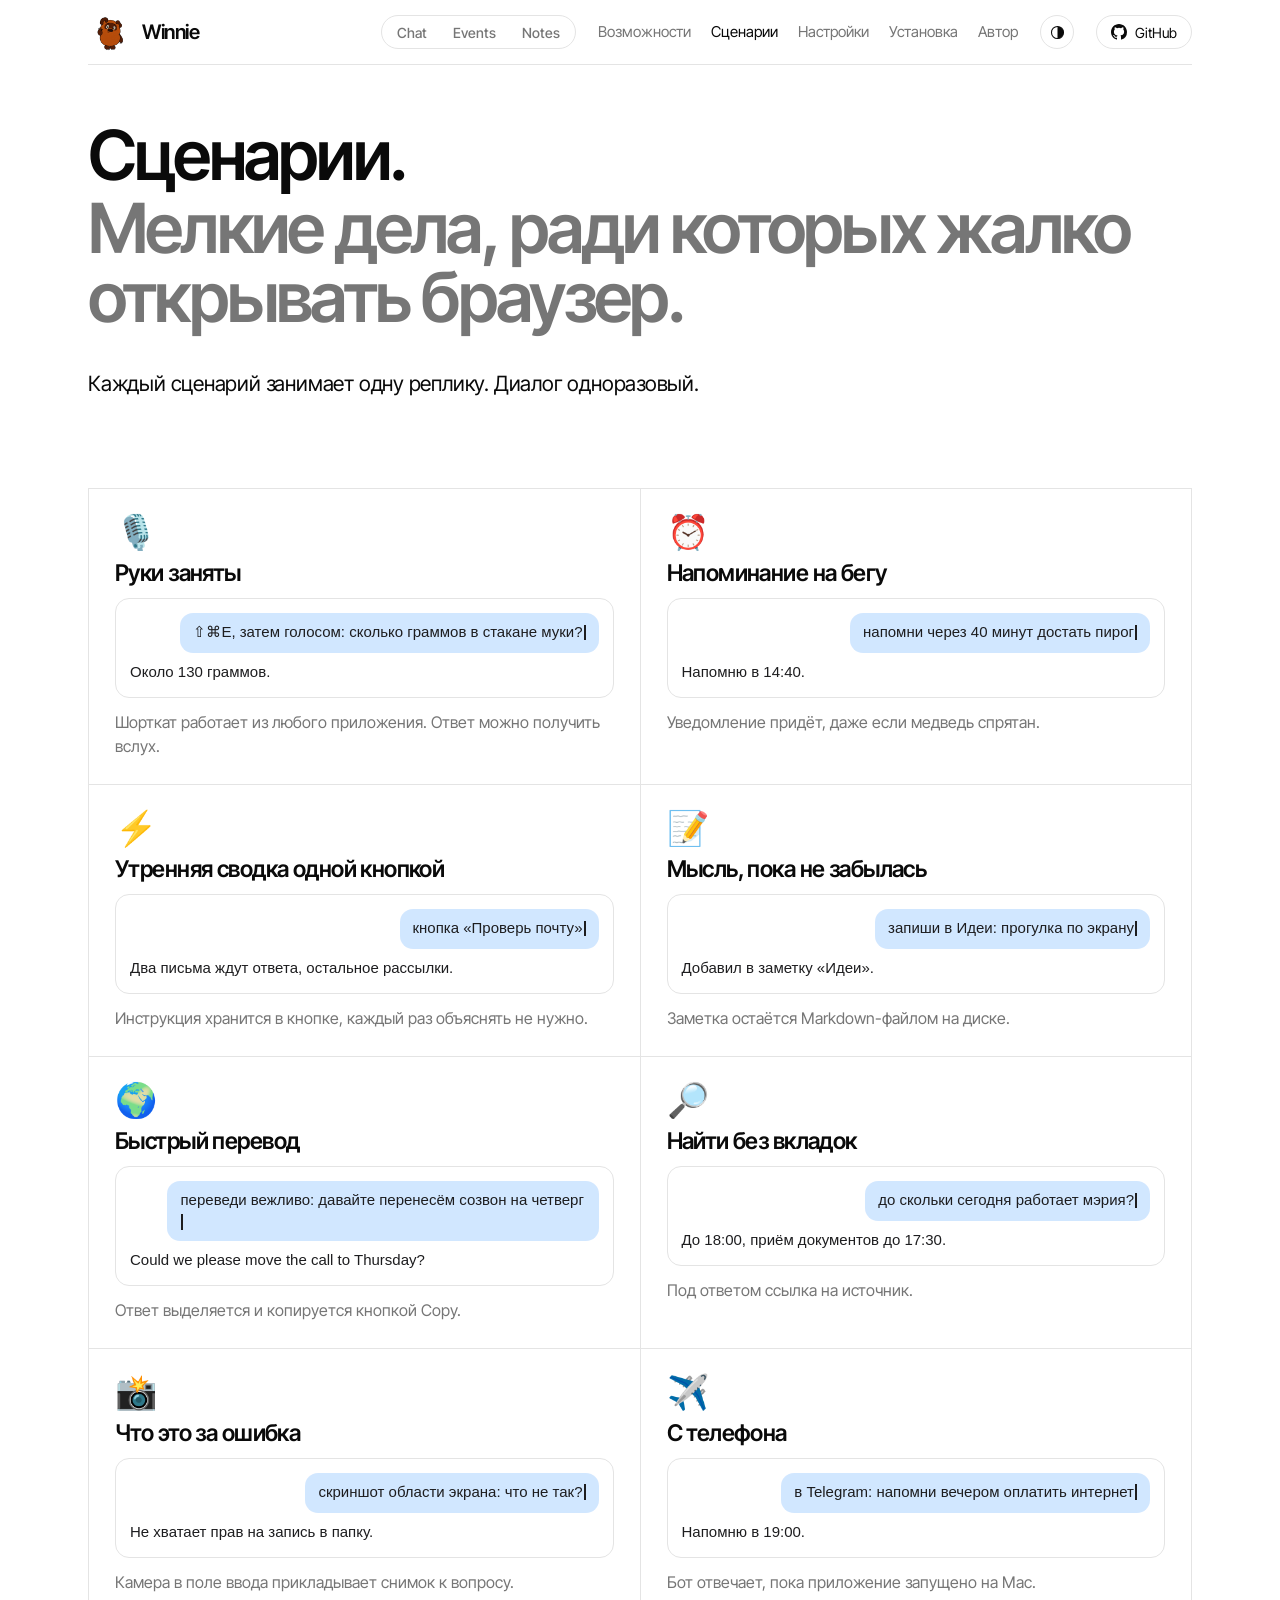
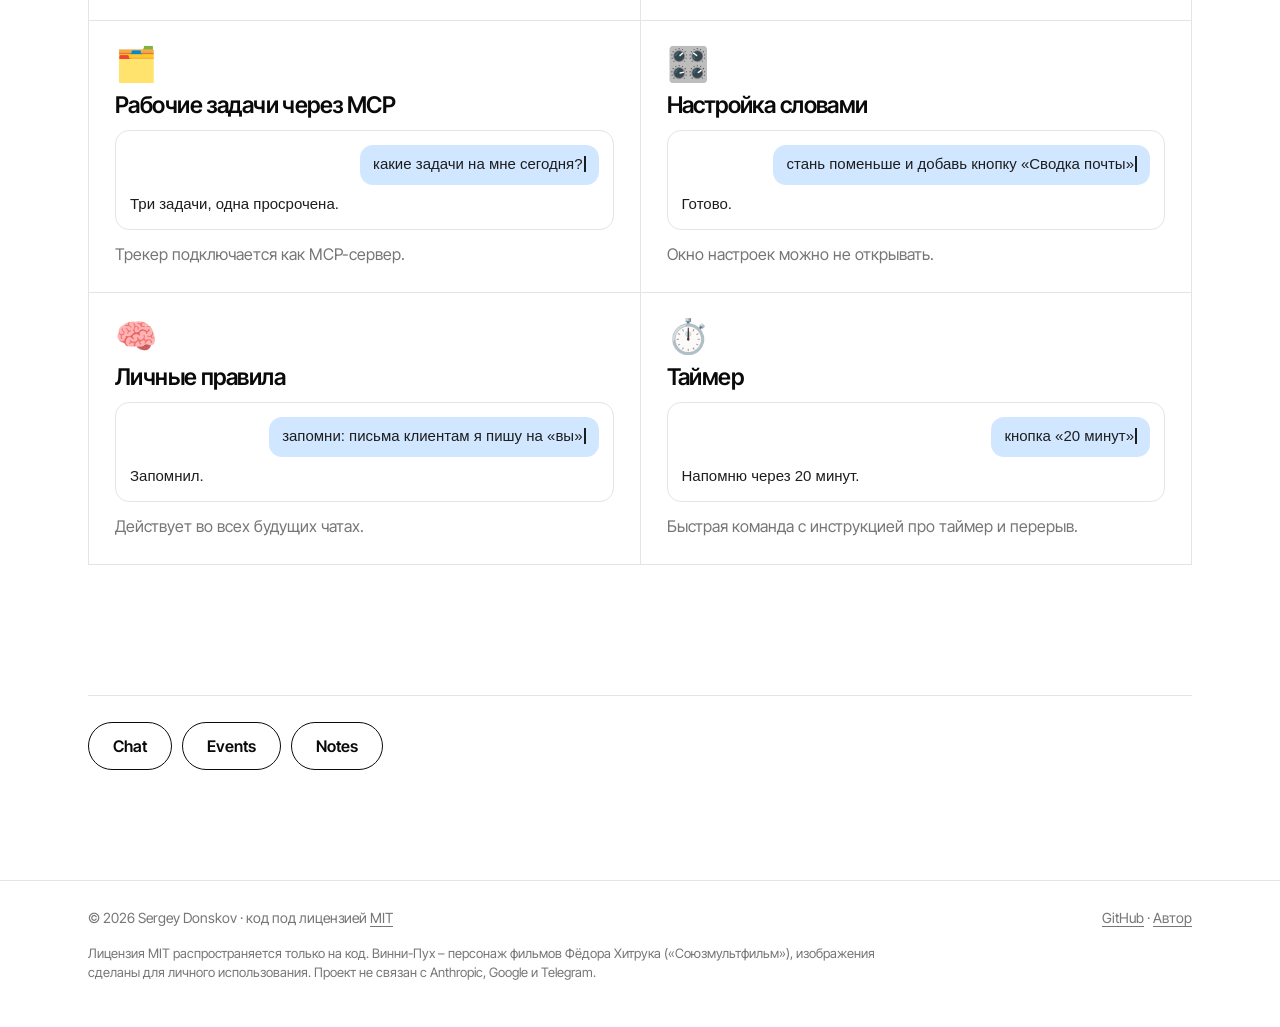
<file: docs/usecases.html>
<!doctype html>
<html lang="ru" data-theme="light">
<head>
<meta charset="utf-8">
<meta name="viewport" content="width=device-width, initial-scale=1">
<title>Сценарии – Winnie</title>
<meta name="description" content="Сценарии использования Winnie: диктовка, напоминания, быстрые команды, заметки, перевод, поиск, скриншоты, Telegram, MCP.">
<meta property="og:title" content="Сценарии – Winnie">
<meta property="og:description" content="Сценарии использования Winnie: диктовка, напоминания, быстрые команды, заметки, перевод, поиск, скриншоты, Telegram, MCP.">
<meta property="og:image" content="https://nel-feelingood.github.io/winnie/images/sprites/hover.png">
<meta property="og:url" content="https://nel-feelingood.github.io/winnie/usecases.html">
<link rel="icon" href="images/favicon.png">
<script>/* Theme before first paint: saved choice, otherwise the system's. */
(function(){var t=null;try{t=localStorage.getItem('theme')}catch(e){}if(t!=='light'&&t!=='dark')t=matchMedia('(prefers-color-scheme: dark)').matches?'dark':'light';document.documentElement.dataset.theme=t})()</script>
<link rel="preconnect" href="https://fonts.googleapis.com"><link rel="preconnect" href="https://fonts.gstatic.com" crossorigin>
<link href="https://fonts.googleapis.com/css2?family=Inter+Tight:wght@400;500;600;700&family=JetBrains+Mono:wght@400;500&display=swap" rel="stylesheet">
<link rel="stylesheet" href="style.css">
</head>
<body>
<div class="w">
  <header class="top">
    <a class="brand" href="index.html"><img src="images/logo.png" alt="" width="44" height="44">Winnie</a>
    <nav class="seg compact" aria-label="Вкладки приложения"><a href="chat.html">Chat</a><a href="events.html">Events</a><a href="notes.html">Notes</a></nav>
    <nav class="top-links"><a href="features.html">Возможности</a><a href="usecases.html" class="on">Сценарии</a><a href="settings.html">Настройки</a><a href="install.html">Установка</a><a href="about.html">Автор</a></nav>
    <button class="pill icon" id="theme" type="button" aria-label="Тема: как в системе"></button>
    <a class="pill gh" href="https://github.com/nel-feelingood/winnie"><svg viewBox="0 0 16 16" aria-hidden="true"><path d="M8 0C3.58 0 0 3.58 0 8c0 3.54 2.29 6.53 5.47 7.59.4.07.55-.17.55-.38 0-.19-.01-.82-.01-1.49-2.01.37-2.53-.49-2.69-.94-.09-.23-.48-.94-.82-1.13-.28-.15-.68-.52-.01-.53.63-.01 1.08.58 1.23.82.72 1.21 1.87.87 2.33.66.07-.52.28-.87.51-1.07-1.78-.2-3.64-.89-3.64-3.95 0-.87.31-1.59.82-2.15-.08-.2-.36-1.02.08-2.12 0 0 .67-.21 2.2.82a7.4 7.4 0 0 1 4 0c1.53-1.04 2.2-.82 2.2-.82.44 1.1.16 1.92.08 2.12.51.56.82 1.27.82 2.15 0 3.07-1.87 3.75-3.65 3.95.29.25.54.73.54 1.48 0 1.07-.01 1.93-.01 2.2 0 .21.15.46.55.38A8.01 8.01 0 0 0 16 8c0-4.42-3.58-8-8-8z"/></svg>GitHub</a>
    <button class="pill icon" id="burger" type="button" aria-label="Меню" aria-expanded="false" aria-controls="drawer"><svg viewBox="0 0 24 24" aria-hidden="true"><path d="M4 8h16M4 16h16"/></svg></button>
  </header>
</div>

<div class="drawer" id="drawer" hidden>
  <div class="drawer-back" data-close></div>
  <nav class="drawer-panel" aria-label="Меню">
    <button class="pill icon" type="button" data-close aria-label="Закрыть меню"><svg viewBox="0 0 24 24" aria-hidden="true"><path d="M6 6l12 12M18 6L6 18"/></svg></button>
    <p class="drawer-label">Вкладки приложения</p>
    <a href="chat.html">Chat</a><a href="events.html">Events</a><a href="notes.html">Notes</a>
    <p class="drawer-label">Сайт</p>
    <a href="features.html">Возможности</a><a href="usecases.html">Сценарии</a><a href="settings.html">Настройки</a><a href="install.html">Установка</a><a href="about.html">Автор</a>
    <a href="https://github.com/nel-feelingood/winnie">GitHub</a>
  </nav>
</div>

<div class="w">
  <h1 class="ph"><span class="l"><i>Сценарии.</i></span><span class="l"><i>Мелкие дела, ради которых жалко открывать браузер.</i></span></h1>
  <p class="sub lone">Каждый сценарий занимает одну реплику. Диалог одноразовый.</p>
  <section><div class="casegrid">
      <article class="case"><span class="ico" aria-hidden="true">🎙️</span><h3>Руки заняты</h3><div class="mini"><span class="say">⇧⌘E, затем голосом: сколько граммов в стакане муки?</span><span class="ans">Около 130 граммов.</span></div><p>Шорткат работает из любого приложения. Ответ можно получить вслух.</p></article>
      <article class="case"><span class="ico" aria-hidden="true">⏰</span><h3>Напоминание на бегу</h3><div class="mini"><span class="say">напомни через 40 минут достать пирог</span><span class="ans">Напомню в 14:40.</span></div><p>Уведомление придёт, даже если медведь спрятан.</p></article>
      <article class="case"><span class="ico" aria-hidden="true">⚡</span><h3>Утренняя сводка одной кнопкой</h3><div class="mini"><span class="say">кнопка «Проверь почту»</span><span class="ans">Два письма ждут ответа, остальное рассылки.</span></div><p>Инструкция хранится в кнопке, каждый раз объяснять не нужно.</p></article>
      <article class="case"><span class="ico" aria-hidden="true">📝</span><h3>Мысль, пока не забылась</h3><div class="mini"><span class="say">запиши в Идеи: прогулка по экрану</span><span class="ans">Добавил в заметку «Идеи».</span></div><p>Заметка остаётся Markdown-файлом на диске.</p></article>
      <article class="case"><span class="ico" aria-hidden="true">🌍</span><h3>Быстрый перевод</h3><div class="mini"><span class="say">переведи вежливо: давайте перенесём созвон на четверг</span><span class="ans">Could we please move the call to Thursday?</span></div><p>Ответ выделяется и копируется кнопкой Copy.</p></article>
      <article class="case"><span class="ico" aria-hidden="true">🔎</span><h3>Найти без вкладок</h3><div class="mini"><span class="say">до скольки сегодня работает мэрия?</span><span class="ans">До 18:00, приём документов до 17:30.</span></div><p>Под ответом ссылка на источник.</p></article>
      <article class="case"><span class="ico" aria-hidden="true">📸</span><h3>Что это за ошибка</h3><div class="mini"><span class="say">скриншот области экрана: что не так?</span><span class="ans">Не хватает прав на запись в папку.</span></div><p>Камера в поле ввода прикладывает снимок к вопросу.</p></article>
      <article class="case"><span class="ico" aria-hidden="true">✈️</span><h3>С телефона</h3><div class="mini"><span class="say">в Telegram: напомни вечером оплатить интернет</span><span class="ans">Напомню в 19:00.</span></div><p>Бот отвечает, пока приложение запущено на Mac.</p></article>
      <article class="case"><span class="ico" aria-hidden="true">🗂️</span><h3>Рабочие задачи через MCP</h3><div class="mini"><span class="say">какие задачи на мне сегодня?</span><span class="ans">Три задачи, одна просрочена.</span></div><p>Трекер подключается как MCP-сервер.</p></article>
      <article class="case"><span class="ico" aria-hidden="true">🎛️</span><h3>Настройка словами</h3><div class="mini"><span class="say">стань поменьше и добавь кнопку «Сводка почты»</span><span class="ans">Готово.</span></div><p>Окно настроек можно не открывать.</p></article>
      <article class="case"><span class="ico" aria-hidden="true">🧠</span><h3>Личные правила</h3><div class="mini"><span class="say">запомни: письма клиентам я пишу на «вы»</span><span class="ans">Запомнил.</span></div><p>Действует во всех будущих чатах.</p></article>
      <article class="case"><span class="ico" aria-hidden="true">⏱️</span><h3>Таймер</h3><div class="mini"><span class="say">кнопка «20 минут»</span><span class="ans">Напомню через 20 минут.</span></div><p>Быстрая команда с инструкцией про таймер и перерыв.</p></article>
    </div></section>
  <div class="next"><a class="btn ghost" href="chat.html">Chat</a><a class="btn ghost" href="events.html">Events</a><a class="btn ghost" href="notes.html">Notes</a></div>

</div>

<footer><div class="w">
  <span>© 2026 Sergey Donskov · код под лицензией <a href="https://github.com/nel-feelingood/winnie/blob/main/LICENSE">MIT</a></span>
  <span><a href="https://github.com/nel-feelingood/winnie">GitHub</a> · <a href="about.html">Автор</a></span>
  <p>Лицензия MIT распространяется только на код. Винни-Пух – персонаж фильмов Фёдора Хитрука («Союзмультфильм»), изображения сделаны для личного использования. Проект не связан с Anthropic, Google и Telegram.</p>
</div></footer>
<script src="site.js"></script>
</body>
</html>
</file>
<file: docs/style.css>
/* Winnie site. Pure white or pure black base, hairlines, pill buttons, one orange accent,
   a colour per task. Two type voices: Inter Tight for the site, JetBrains Mono for anything
   the person types or presses. */

:root {
  --acc: #ff5b14; --blue: #2f6bff; --green: #12b76a; --yellow: #e5a000; --violet: #8b5cf6;
  --chat: #fff; --chat-ink: #1d1d1f; --chat-soft: rgba(0, 0, 0, .28); --bubble: rgba(0, 122, 255, .18); --bg: #fff; --ink: #0a0a0a; --soft: #767676; --line: #e4e4e4; --scene: #f3f3f3;
  --sans: "Inter Tight", -apple-system, BlinkMacSystemFont, "Helvetica Neue", Arial, sans-serif;
  --mono: "JetBrains Mono", ui-monospace, SFMono-Regular, Menlo, monospace;
  --ease: cubic-bezier(.2, .8, .2, 1);
}
[data-theme="dark"] { --chat: #1e1e1e; --chat-ink: #e6e6e6; --chat-soft: rgba(255, 255, 255, .28); --bubble: rgba(10, 132, 255, .28); --bg: #000; --ink: #f4f4f4; --soft: #8c8c8c; --line: #262626; --scene: #0e0e0e; --yellow: #ffb020; }

* { box-sizing: border-box; }
html { scroll-behavior: smooth; }
body { margin: 0; background: var(--bg); color: var(--ink); font: 17px/1.5 var(--sans); -webkit-font-smoothing: antialiased; }
a { color: inherit; text-underline-offset: 3px; text-decoration-thickness: 1px; }
button { font: inherit; color: inherit; cursor: pointer; }
img { max-width: 100%; }
.w { max-width: 1160px; margin: 0 auto; padding: 0 28px; }
.mono { font-family: var(--mono); }
[data-theme="dark"] .only-light, [data-theme="light"] .only-dark { display: none !important; }
:focus-visible { outline: 2px solid var(--acc); outline-offset: 2px; }

/* ---------- Header ---------- */
.top { display: flex; align-items: center; gap: 22px; padding: 10px 0; border-bottom: 1px solid var(--line); font-size: 15px; }
.brand { display: flex; align-items: center; gap: 10px; font-weight: 600; font-size: 20px; letter-spacing: -.02em; text-decoration: none; margin-right: auto; }
.brand img { width: 44px; height: 44px; object-fit: contain; }
.seg { display: inline-flex; padding: 3px; border: 1px solid var(--line); border-radius: 999px; }
.seg a, .seg button { border: 0; background: none; border-radius: 999px; padding: 6px 15px; font-weight: 500; text-decoration: none; color: var(--soft); transition: color .2s, background .2s; }
.seg a:not(.on):hover, .seg button:not([aria-selected="true"]):hover { color: var(--ink); }
.seg .on, .seg [aria-selected="true"] { background: var(--ink); color: var(--bg); }
.top-links { display: flex; gap: 20px; }
.top-links a { text-decoration: none; color: var(--soft); }
.top-links a:hover, .top-links a.on { color: var(--ink); }
.pill { display: inline-flex; align-items: center; justify-content: center; gap: 8px; height: 34px; padding: 0 14px; border-radius: 999px; border: 1px solid var(--line);
        background: none; text-decoration: none; font-size: 14px; white-space: nowrap; }
.pill:hover { border-color: var(--ink); }
.pill svg { width: 16px; height: 16px; fill: currentColor; }
.pill.icon { width: 34px; padding: 0; }
.pill.icon svg { width: 17px; height: 17px; fill: none; stroke: currentColor; stroke-width: 1.5; stroke-linecap: round; stroke-linejoin: round; }
.seg.compact { height: 34px; padding: 2px; align-items: stretch; }
.seg.compact a { display: inline-flex; align-items: center; padding: 0 13px; font-size: 14px; }
#burger { display: none; }
/* When the full menu does not fit, it moves into a drawer behind a burger. */
@media (max-width: 1180px) {
  .top .seg, .top-links, .top .gh { display: none; }
  #burger { display: inline-flex; }
}
.drawer { position: fixed; inset: 0; z-index: 20; }
.drawer[hidden] { display: none; }
.drawer-back { position: absolute; inset: 0; background: rgba(0, 0, 0, .45); opacity: 0; transition: opacity .3s ease; }
.drawer-panel { position: absolute; inset: 0 0 0 auto; width: min(420px, 100%); padding: 16px 28px 28px; overflow-y: auto; display: flex; flex-direction: column;
                background: var(--bg); border-left: 1px solid var(--line); transform: translateX(100%); transition: transform .45s var(--ease); }
.drawer.open .drawer-back { opacity: 1; }
.drawer.open .drawer-panel { transform: none; }
.drawer-panel > button { align-self: flex-end; margin-bottom: 8px; }
.drawer-label { margin: 22px 0 6px; font: 12px var(--mono); text-transform: uppercase; letter-spacing: .04em; color: var(--soft); }
.drawer-panel a { padding: 13px 0; border-bottom: 1px solid var(--line); text-decoration: none; font-size: 28px; line-height: 1.1; letter-spacing: -.03em; font-weight: 600; }
.drawer-panel a:hover { color: var(--acc); }
@media (prefers-reduced-motion: reduce) { .drawer-back, .drawer-panel { transition: none; } }

/* ---------- Buttons ---------- */
.btn { position: relative; display: inline-flex; align-items: center; justify-content: center; height: 48px; padding: 0 24px; border-radius: 999px; overflow: hidden;
       border: 1px solid var(--acc); background: var(--acc); color: #000; font-weight: 600; font-size: 16px; text-decoration: none; white-space: nowrap; }
.btn.ghost { background: none; border-color: var(--ink); color: var(--ink); }
.btn.small { height: 36px; padding: 0 16px; font-size: 14px; }
.btn .roll { display: grid; height: 1.4em; line-height: 1.4em; overflow: hidden; text-align: center; }
.btn .roll span { transition: transform .35s var(--ease); }
.btn.done .roll span { transform: translateY(-100%); }

/* ---------- Hero ---------- */
h1 { font-size: clamp(34px, 5.4vw, 72px); line-height: 1; letter-spacing: -.04em; font-weight: 600; margin: 56px 0 40px; }
h1 .l { display: block; overflow: hidden; padding-bottom: .06em; }
h1 .l i { display: block; font-style: normal; transform: translateY(110%); animation: up .9s var(--ease) forwards; }
h1 .l:nth-child(2) i { animation-delay: .08s; }
h1 .l:nth-child(3) i { animation-delay: .2s; color: var(--soft); }
h1 .l:nth-child(4) i { animation-delay: .28s; color: var(--soft); }
h1 em { font-style: normal; color: var(--acc); }
@keyframes up { to { transform: none; } }
.hero { display: grid; grid-template-columns: minmax(0, .9fr) minmax(0, 1.1fr); gap: 48px; align-items: start; margin-bottom: 130px; }
.hero .sub { font-size: 21px; line-height: 1.4; letter-spacing: -.01em; margin: 0 0 30px; max-width: 24em; }
.reqs { margin: 16px 0 0; font: 12.5px/1.7 var(--mono); color: var(--soft); }
@media (max-width: 1080px) { .hero { grid-template-columns: 1fr; gap: 36px; margin-bottom: 96px; } .hero .scene { max-width: 640px; } }

.prompt { border: 1px solid var(--line); border-radius: 18px; overflow: hidden; }
.prompt-head { display: flex; align-items: center; justify-content: space-between; gap: 12px; white-space: nowrap; padding: 8px 8px 8px 18px; border-bottom: 1px solid var(--line);
               font: 600 17px var(--sans); letter-spacing: -.01em; color: var(--ink); }
.prompt pre { margin: 0; padding: 16px 18px; max-height: 148px; overflow-y: auto; white-space: pre-wrap; overflow-wrap: anywhere; scrollbar-width: thin;
              font: 12.5px/1.65 var(--mono); color: var(--soft); }
.prompt.tall pre { max-height: 420px; }
.prompt-note { margin: 12px 0 0; font-size: 15px; color: var(--soft); }

/* The bear and the chat above him, on a still gradient. The chat turns its own tabs. */
.scene { position: relative; aspect-ratio: 1 / 1.04; border-radius: 28px; overflow: hidden; container-type: inline-size; border: 1px solid var(--line);
         background: radial-gradient(125% 62% at 50% 106%, #ff5b14 0%, #ff8a3c 20%, #ffb886 40%, #ffe2cf 60%, rgba(255, 255, 255, 0) 82%), #fff; }
[data-theme="dark"] .scene { background: radial-gradient(125% 62% at 50% 106%, #ffd98a 0%, #ff8f1f 14%, #ff4a0a 32%, #a31a02 52%, #3a0700 68%, rgba(0, 0, 0, 0) 84%), #000; }
/* Fine grain keeps the glow from banding. */
.scene::after { content: ""; position: absolute; inset: 0; pointer-events: none; opacity: .22; mix-blend-mode: overlay;
                background: url("data:image/svg+xml,%3Csvg xmlns='http://www.w3.org/2000/svg' width='160' height='160'%3E%3Cfilter id='n'%3E%3CfeTurbulence type='fractalNoise' baseFrequency='.9' numOctaves='2' stitchTiles='stitch'/%3E%3C/filter%3E%3Crect width='100%25' height='100%25' filter='url(%23n)'/%3E%3C/svg%3E"); }
.scene .panel { position: absolute; right: 9%; top: 5%; height: 71%; aspect-ratio: 760 / 1040; border-radius: 3.4cqw; overflow: hidden; box-shadow: 0 5cqw 9cqw -4cqw rgba(0, 0, 0, .45); z-index: 1; }
.scene .slot { position: absolute; inset: 0; opacity: 0; transition: opacity .25s ease; }
.scene .slot.on { opacity: 1; }
.scene .slot img { width: 100%; height: 100%; display: block; }
.scene .pet { position: absolute; z-index: 1; right: 7%; bottom: 2.5%; width: 23%; cursor: pointer; animation: breathe 3.6s ease-in-out infinite; transform-origin: 50% 100%;
              filter: drop-shadow(0 2cqw 2cqw rgba(0, 0, 0, .3)); }
@keyframes breathe { 50% { transform: scale(1.018, .985); } }

/* ---------- Sections ---------- */
section { margin-bottom: 130px; }
.head { display: grid; gap: 10px; padding-top: 18px; margin-bottom: 40px; position: relative; }
.head::before { content: ""; position: absolute; inset: 0 0 auto 0; height: 1px; background: var(--line); transform-origin: left; transform: scaleX(0); transition: transform 1.1s var(--ease); }
.in .head::before { transform: none; }
.head .n { font: 500 15px var(--mono); color: var(--acc); }
h2 { margin: 0; font-size: clamp(30px, 4.6vw, 58px); line-height: 1.02; letter-spacing: -.035em; font-weight: 600; }
h2 span { color: var(--soft); }
.frame { border: 1px solid var(--line); border-radius: 22px; overflow: hidden; }

/* 01 — what he does: the list on the left, the chat plays on the right */
.cases { display: grid; grid-template-columns: minmax(270px, .8fr) 1.2fr; }
.list { display: flex; flex-direction: column; border-right: 1px solid var(--line); }
.list button { flex: 1; display: grid; grid-template-columns: 40px 1fr; gap: 1px 14px; align-items: center; padding: 17px 22px; text-align: left;
               background: none; border: 0; border-bottom: 1px solid var(--line); }
.list button:last-child { border-bottom: 0; }
.list .ico { grid-row: 1 / span 2; font-size: 30px; line-height: 1; }
.list b { align-self: end; font-size: 21px; font-weight: 600; letter-spacing: -.02em; color: var(--soft); transition: color .2s; }
.list [aria-selected="true"] b, .list button:hover b { color: var(--ink); }
.list small { grid-column: 2; font-size: 14.5px; line-height: 1.35; color: var(--soft); }
/* The played chat looks the way the app's chat does: system font, tinted bubble, plain answer text. */
.stage { position: relative; min-height: 430px; padding: 26px; display: flex; flex-direction: column; gap: 14px; background: var(--chat); color: var(--chat-ink);
         font: 16px/1.45 -apple-system, BlinkMacSystemFont, "SF Pro Text", "Helvetica Neue", Arial, sans-serif; }
.hint { align-self: flex-end; display: flex; gap: 6px; align-items: center; min-height: 30px; font: 12px var(--mono); color: var(--soft); }
.hint kbd { font: 12px var(--mono); border: 1px solid var(--chat-soft); border-radius: 6px; padding: 2px 6px; }
.hint .chip { border: 1px solid var(--chat-soft); color: var(--chat-ink); border-radius: 999px; padding: 5px 13px; font: 15px -apple-system, BlinkMacSystemFont, sans-serif; animation: pop .3s ease-out; }
.say { align-self: flex-end; max-width: 86%; min-height: 40px; background: var(--bubble); border-radius: 13px; padding: 8px 13px; }
.say:empty { visibility: hidden; }
.say::after { content: ""; display: inline-block; width: 2px; height: 1.05em; margin-left: 1px; vertical-align: -3px; background: var(--chat-ink); animation: blink 1s steps(1) infinite; }
.say.done::after { display: none; }
@keyframes blink { 50% { opacity: 0; } }
.out { max-width: 32em; padding-right: 180px; }
.out .card { display: grid; grid-template-columns: 40px 1fr; gap: 12px; align-items: center; max-width: 380px; padding: 14px 16px; border: 1px solid var(--chat-soft); border-radius: 16px; font-size: 15px; animation: pop .35s ease-out; }
.out .card small { display: block; font-size: 13.5px; color: var(--soft); }
.out ul { margin: 0; padding-left: 1.2em; }
.out li { margin-bottom: 4px; }
.out .src { display: block; margin-top: 8px; font-size: 13px; color: #2f7bf6; }
@keyframes pop { from { opacity: 0; transform: translateY(8px); } }
.stage-pet { position: absolute; right: 20px; bottom: 14px; width: 190px; }
@media (max-width: 820px) { .stage-pet { width: 120px; } .out { padding-right: 0; } .stage { padding-bottom: 150px; } }
.list button:focus-visible { outline: none; }
.list button:focus-visible b { text-decoration: underline; text-decoration-thickness: 1px; text-underline-offset: 4px; }
/* Phones: the preview on top, the scenarios as a row of tabs that scrolls sideways under it. */
@media (max-width: 820px) {
  .cases { display: flex; flex-direction: column; }
  .stage { order: 1; min-height: 0; height: 400px; overflow: hidden; }
  .list { order: 2; flex-direction: row; overflow-x: auto; border-right: 0; border-top: 1px solid var(--line); scroll-snap-type: x proximity; scrollbar-width: none; overscroll-behavior-x: contain; }
  .list::-webkit-scrollbar { display: none; }
  .list button { flex: 0 0 236px; grid-template-columns: 34px 1fr; gap: 1px 12px; align-content: center; padding: 14px 16px; border-bottom: 0; border-right: 1px solid var(--line); scroll-snap-align: center; }
  .list button:last-child { border-right: 0; }
  .list .ico { font-size: 26px; }
  .list b { font-size: 17px; }
  .list small { font-size: 13.5px; }
}
}

/* 02 — three tabs */
.tabs-demo { display: grid; grid-template-columns: 1fr minmax(260px, 380px); }
.tabs-text { padding: 30px; border-right: 1px solid var(--line); display: flex; flex-direction: column; align-items: flex-start; gap: 22px; }
.tab-body h3 { margin: 0 0 12px; font-size: clamp(26px, 3.2vw, 40px); line-height: 1.05; letter-spacing: -.03em; font-weight: 600; }
.tab-body ul { margin: 0 0 20px; padding: 0; list-style: none; max-width: 30em; }
.tab-body li { padding: 10px 0; border-top: 1px solid var(--line); color: var(--soft); }
.tab-body li b { color: var(--ink); font-weight: 600; }
.tab-body[hidden] { display: none; }
.tabs-shot { background: var(--scene); display: grid; place-items: center; padding: 26px; }
.tabs-shot img { width: 100%; border-radius: 18px; border: 1px solid var(--line); display: block; }
.tabs-shot [hidden] { display: none; }
@media (max-width: 820px) { .tabs-demo { grid-template-columns: 1fr; } .tabs-text { border-right: 0; border-bottom: 1px solid var(--line); padding: 22px; } }

/* 03 — how to call him */
.call { display: grid; grid-template-columns: 1.15fr .85fr; }
.call > div { padding: 30px; }
.call > div + div { border-left: 1px solid var(--line); }
.combo { display: flex; flex-wrap: wrap; gap: 8px; align-items: center; padding: 20px 0; border-bottom: 1px solid var(--line); }
.combo:first-child { padding-top: 0; } .combo:last-child { border-bottom: 0; padding-bottom: 0; }
.combo p { flex: 1 1 220px; margin: 0 0 0 14px; color: var(--soft); font-size: 16px; line-height: 1.4; }
.combo p b { display: block; color: var(--ink); font-weight: 600; font-size: 18px; }
kbd.key { display: grid; place-items: center; min-width: 58px; height: 58px; padding: 0 14px; border: 1px solid var(--ink); border-radius: 12px; box-shadow: 0 3px 0 var(--ink);
          font: 500 24px var(--mono); transition: transform .12s, box-shadow .12s; }
.combo:hover kbd.key { transform: translateY(3px); box-shadow: 0 0 0 var(--ink); }
.resize h3 { margin: 0 0 6px; font-size: 22px; letter-spacing: -.02em; font-weight: 600; }
.resize p { margin: 0 0 18px; color: var(--soft); font-size: 16px; }
.resize-box { position: relative; width: 190px; height: 260px; min-width: 160px; min-height: 180px; max-width: 100%; max-height: 500px; resize: both; overflow: hidden;
              border: 1px solid var(--ink); border-radius: 14px; background: var(--scene); }
.resize-box img { width: 100%; height: 100%; object-fit: cover; object-position: top; display: block; pointer-events: none; }
.resize-size { margin: 12px 0 0; font: 500 28px var(--mono); letter-spacing: -.04em; }
@media (max-width: 820px) { .call { grid-template-columns: 1fr; } .call > div + div { border-left: 0; border-top: 1px solid var(--line); } }

/* Size and place: the bear can be dragged around the area and scaled, as on the desktop. */
.play { display: grid; grid-template-rows: 1fr auto; padding: 0 !important; }
.play-area { position: relative; min-height: 340px; overflow: hidden; background: var(--scene); }
.play-area img { position: absolute; left: 50%; top: 50%; width: 110px; translate: -50% -50%; cursor: grab; touch-action: none; user-select: none; -webkit-user-drag: none; }
.play-area img.held { cursor: grabbing; }
.play-size { display: grid; grid-template-columns: auto 1fr 56px; gap: 16px; align-items: center; padding: 16px 24px; border-top: 1px solid var(--line); font: 12.5px var(--mono); text-transform: uppercase; letter-spacing: .04em; color: var(--soft); }
.play-size output { text-align: right; color: var(--ink); font-size: 15px; }
.play-size input { appearance: none; -webkit-appearance: none; width: 100%; height: 22px; background: none; cursor: pointer; }
.play-size input::-webkit-slider-runnable-track { height: 1px; background: var(--ink); }
.play-size input::-moz-range-track { height: 1px; background: var(--ink); }
.play-size input::-webkit-slider-thumb { -webkit-appearance: none; width: 18px; height: 18px; margin-top: -9px; border-radius: 50%; background: var(--acc); border: 0; }
.play-size input::-moz-range-thumb { width: 18px; height: 18px; border-radius: 50%; background: var(--acc); border: 0; }

/* 04 — frames: a player with a filmstrip */
.screen { display: grid; grid-template-columns: 1fr 1fr; align-items: center; min-height: 380px; }
.screen .pic { display: grid; place-items: center; height: 100%; padding: 24px; border-right: 1px solid var(--line); }
.screen .pic img { width: min(300px, 80%); }
.info { padding: 32px; }
.info .k { font: 500 13px var(--mono); color: var(--acc); }
.info h3 { margin: 6px 0 10px; font-size: clamp(28px, 3.4vw, 44px); line-height: 1.05; letter-spacing: -.03em; font-weight: 600; }
.info p { margin: 0 0 26px; color: var(--soft); max-width: 24em; min-height: 3em; }
.strip { display: grid; grid-template-columns: repeat(9, 1fr); border-top: 1px solid var(--line); }
.strip button { position: relative; display: grid; justify-items: center; gap: 4px; padding: 12px 6px 10px; background: none; border: 0; border-right: 1px solid var(--line); }
.strip button:last-child { border-right: 0; }
.strip img { width: 100%; max-width: 64px; opacity: .5; transition: opacity .2s; }
.strip span { font: 11.5px var(--mono); color: var(--soft); }
.strip [aria-selected="true"] img, .strip button:hover img { opacity: 1; }
.strip [aria-selected="true"] span { color: var(--ink); }
.strip [aria-selected="true"]::before { content: ""; position: absolute; inset: -1px 0 auto 0; height: 2px; background: var(--acc); }
@media (max-width: 820px) { .screen { grid-template-columns: 1fr; } .screen .pic { border-right: 0; border-bottom: 1px solid var(--line); } .strip { grid-template-columns: repeat(9, 84px); overflow-x: auto; } }

/* 05 — data, 06 — questions: ruled lists */
.rules { margin: 0; padding: 0; list-style: none; counter-reset: r; }
.rules li { counter-increment: r; display: grid; grid-template-columns: 60px 1fr; align-items: baseline; padding: 20px 0; border-bottom: 1px solid var(--line);
            font-size: clamp(20px, 2.4vw, 28px); line-height: 1.2; letter-spacing: -.02em; }
.rules li::before { content: "0" counter(r); font: 500 13px var(--mono); color: var(--soft); }
.rules li small { display: block; margin-top: 6px; font-size: 16px; line-height: 1.45; letter-spacing: 0; color: var(--soft); max-width: 40em; }
.faq details { border-bottom: 1px solid var(--line); }
.faq summary { display: flex; justify-content: space-between; align-items: center; gap: 20px; padding: 20px 0; cursor: pointer; list-style: none;
               font-size: clamp(20px, 2.4vw, 28px); letter-spacing: -.02em; }
.faq summary::-webkit-details-marker { display: none; }
.faq summary::after { content: "+"; font: 400 28px var(--mono); color: var(--acc); transition: transform .3s var(--ease); }
.faq details[open] summary::after { transform: rotate(45deg); }
.faq details p { margin: 0 0 22px; color: var(--soft); max-width: 40em; }

/* 07 — contact */
.contact { display: grid; grid-template-columns: .8fr 1.2fr; gap: 48px; }
.contact p { color: var(--soft); margin: 0 0 12px; max-width: 26em; }
.form { display: grid; gap: 0; }
.form label { display: grid; grid-template-columns: 130px 1fr; align-items: baseline; gap: 12px; padding: 14px 0; border-bottom: 1px solid var(--line); font: 12.5px var(--mono); text-transform: uppercase; letter-spacing: .04em; color: var(--soft); }
.form input, .form select, .form textarea { width: 100%; border: 0; outline: 0; background: none; color: var(--ink); font: 19px/1.4 var(--sans); letter-spacing: -.01em; resize: vertical; }
.form select { appearance: none; cursor: pointer; }
.form label:focus-within { border-bottom-color: var(--acc); }
.form .btn { justify-self: start; margin-top: 24px; }
@media (max-width: 820px) { .contact { grid-template-columns: 1fr; gap: 24px; } .form label { grid-template-columns: 1fr; gap: 4px; } }

/* ---------- Inner pages ---------- */
.hero.inner { grid-template-columns: minmax(0, 1fr) minmax(0, 470px); margin-bottom: 110px; }
@media (max-width: 1080px) { .hero.inner { grid-template-columns: 1fr; } }
h1.ph { font-size: clamp(34px, 5.4vw, 72px); margin: 56px 0 32px; }
h1.ph .l:nth-child(2) i { color: var(--soft); }
.sub { font-size: 21px; line-height: 1.4; letter-spacing: -.01em; margin: 0 0 30px; max-width: 26em; }
.sub.lone { margin-bottom: 90px; max-width: 32em; }
.tab-panel .sub.lone { margin: 34px 0 26px; }
.facts { margin: 0; padding: 0; list-style: none; }
.facts li { display: grid; grid-template-columns: minmax(180px, .42fr) 1fr; gap: 6px 28px; padding: 17px 0; border-bottom: 1px solid var(--line); }
.facts li:first-child { border-top: 1px solid var(--line); }
.facts b { font-size: 19px; font-weight: 600; letter-spacing: -.015em; line-height: 1.3; }
.facts span { color: var(--soft); max-width: 40em; }
.call .facts li { grid-template-columns: 1fr; }
.call .facts li:first-child { border-top: 0; padding-top: 0; }
.call .facts li:last-child { border-bottom: 0; }
@media (max-width: 700px) { .facts li { grid-template-columns: 1fr; } }
.says { display: flex; flex-wrap: wrap; gap: 8px; margin: 0 0 26px; font: 16px/1.45 -apple-system, BlinkMacSystemFont, "SF Pro Text", sans-serif; }
.says span, .mini .say { background: var(--bubble); color: var(--ink); border-radius: 13px; padding: 8px 13px; }
.more { margin: 22px 0 0; }
.next { display: flex; flex-wrap: wrap; gap: 10px; padding-top: 26px; border-top: 1px solid var(--line); margin-bottom: 110px; }
pre.code { margin: 0 0 22px; padding: 18px 20px; border: 1px solid var(--line); border-radius: 16px; overflow-x: auto; font: 13.5px/1.7 var(--mono); }
pre.code .c { color: var(--soft); }
.tab-panel[hidden] { display: none; }
.tab-panel .prompt { margin-bottom: 40px; }

.doc { display: grid; grid-template-columns: 200px minmax(0, 1fr); gap: 60px; align-items: start; margin-top: 40px; }
.side { position: sticky; top: 24px; }
.side nav { display: grid; border-left: 1px solid var(--line); }
.side a { padding: 7px 0 7px 16px; margin-left: -1px; border-left: 1px solid transparent; text-decoration: none; color: var(--soft); font-size: 15px; }
.side a:hover, .side a.on { color: var(--ink); border-left-color: var(--acc); }
.doc section { margin-bottom: 90px; scroll-margin-top: 24px; }
.doc h2 { font-size: clamp(26px, 3.4vw, 40px); }
@media (max-width: 900px) { .doc { grid-template-columns: 1fr; gap: 0; } .side { display: none; } }

.casegrid { display: grid; grid-template-columns: repeat(2, 1fr); border-top: 1px solid var(--line); border-left: 1px solid var(--line); }
.case { padding: 26px; border-right: 1px solid var(--line); border-bottom: 1px solid var(--line); display: grid; gap: 12px; align-content: start; }
.case .ico { font-size: 34px; line-height: 1; }
.case h3 { margin: 0; font-size: 23px; letter-spacing: -.025em; line-height: 1.1; font-weight: 600; }
.case p { margin: 0; color: var(--soft); font-size: 16px; }
.mini { display: grid; gap: 8px; padding: 14px; border-radius: 14px; background: var(--chat); color: var(--chat-ink); border: 1px solid var(--line);
        font: 15px/1.45 -apple-system, BlinkMacSystemFont, "SF Pro Text", sans-serif; }
.mini .say { justify-self: end; max-width: 92%; color: var(--chat-ink); }
@media (max-width: 760px) { .casegrid { grid-template-columns: 1fr; } }

.author { display: grid; grid-template-columns: minmax(240px, 420px) 1fr; gap: 60px; align-items: start; margin: 60px 0 120px; }
.author h1.ph { margin-top: 0; }
.author-photo { width: 100%; height: auto; aspect-ratio: 4 / 5; object-fit: cover; object-position: 50% 28%; border-radius: 28px; display: block; }
.links { margin: 40px 0 0; padding: 0; list-style: none; border-top: 1px solid var(--line); }
.links a { display: flex; justify-content: space-between; gap: 20px; padding: 16px 0; border-bottom: 1px solid var(--line); text-decoration: none; font-size: 21px; letter-spacing: -.015em; transition: padding .3s var(--ease); }
.links a span:last-child { color: var(--soft); font: 15px var(--mono); align-self: center; }
.links a:hover { padding-left: 10px; color: var(--acc); }
@media (max-width: 820px) { .author { grid-template-columns: 1fr; gap: 30px; margin-top: 36px; } .author-photo { max-width: 340px; } }

footer { border-top: 1px solid var(--line); padding: 26px 0 44px; font-size: 14px; color: var(--soft); }
footer .w { display: flex; flex-wrap: wrap; gap: 8px 28px; justify-content: space-between; }
footer p { flex-basis: 100%; margin: 8px 0 0; max-width: 62em; font-size: 13px; }

::view-transition-old(root), ::view-transition-new(root) { animation: none; mix-blend-mode: normal; }
::view-transition-new(root) { animation: reveal .7s var(--ease); }
@keyframes reveal { from { clip-path: circle(0 at var(--x) var(--y)); } to { clip-path: circle(150% at var(--x) var(--y)); } }

@media (prefers-reduced-motion: reduce) {
  html { scroll-behavior: auto; }
  h1 .l i { animation: none; transform: none; }
  .head::before { transition: none; transform: none; }
  .scene .pet { animation: none; }
  ::view-transition-new(root) { animation: none; }
}
</file>
